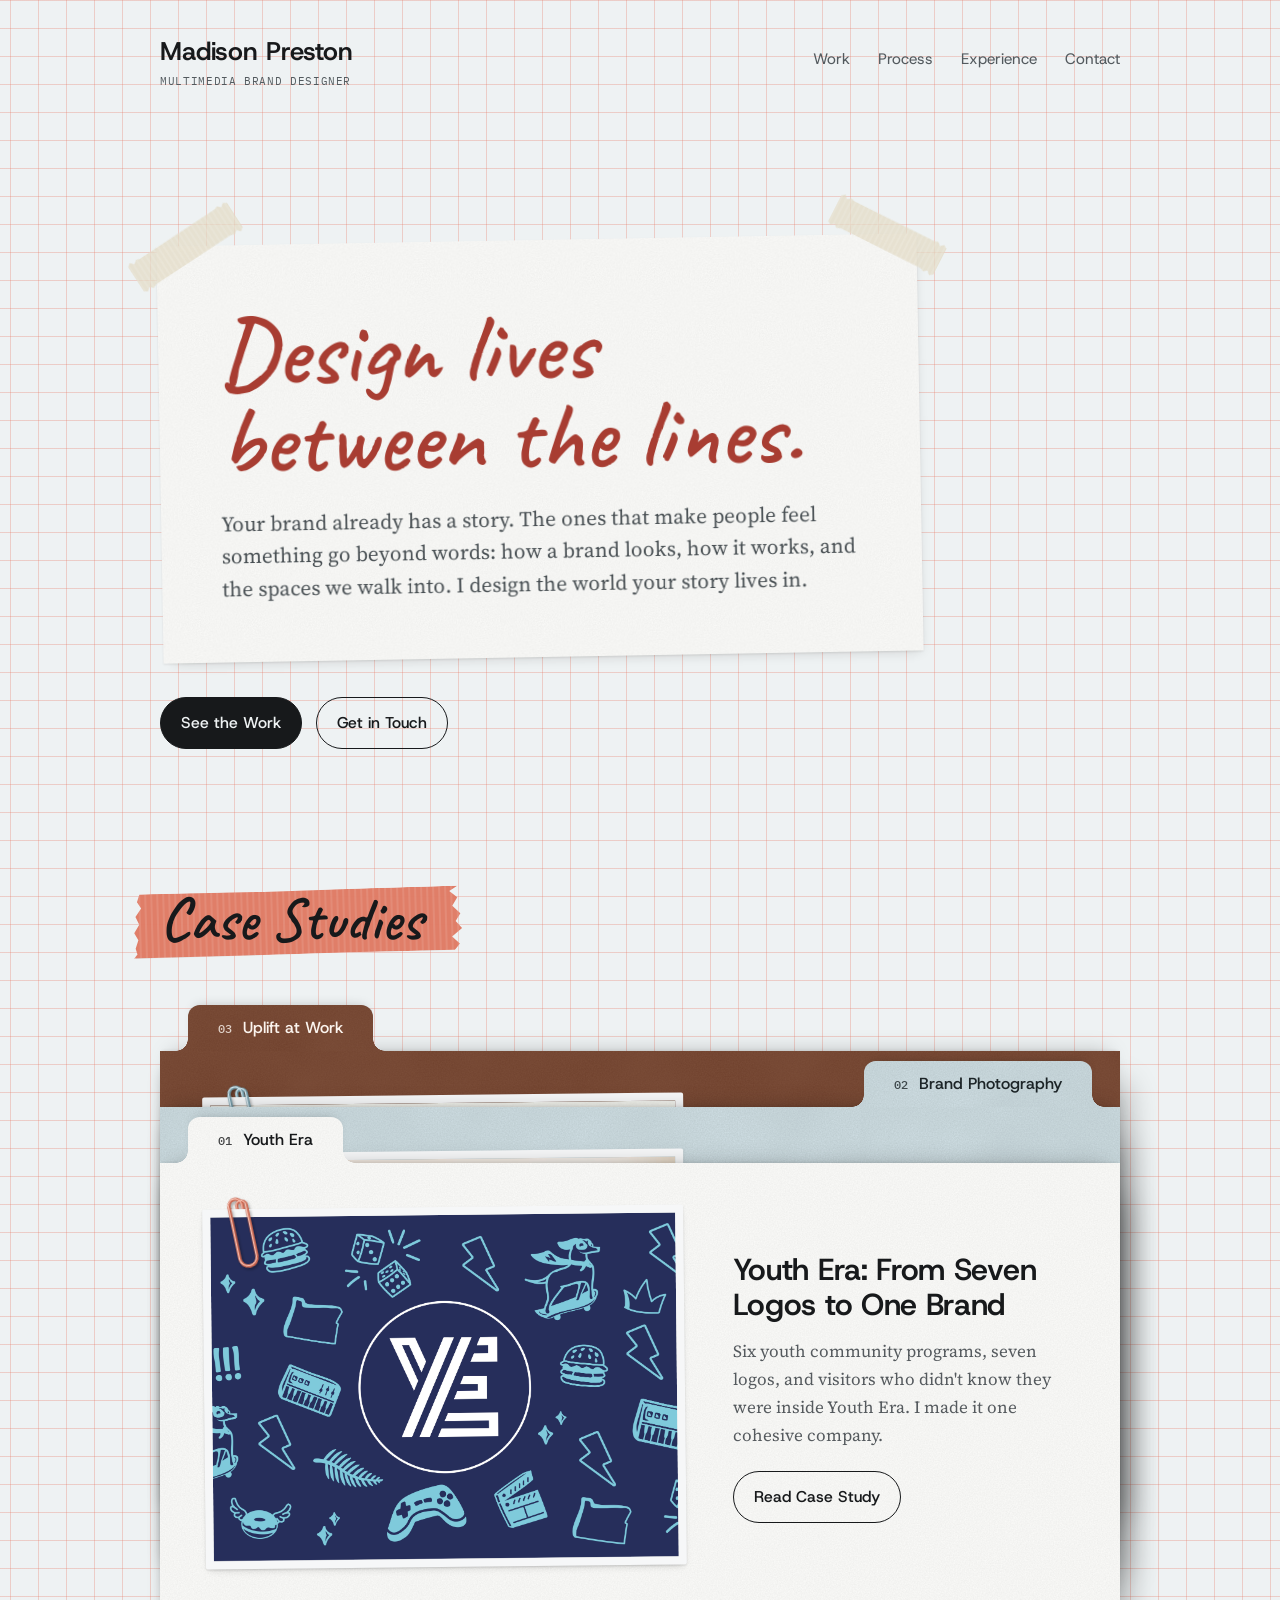
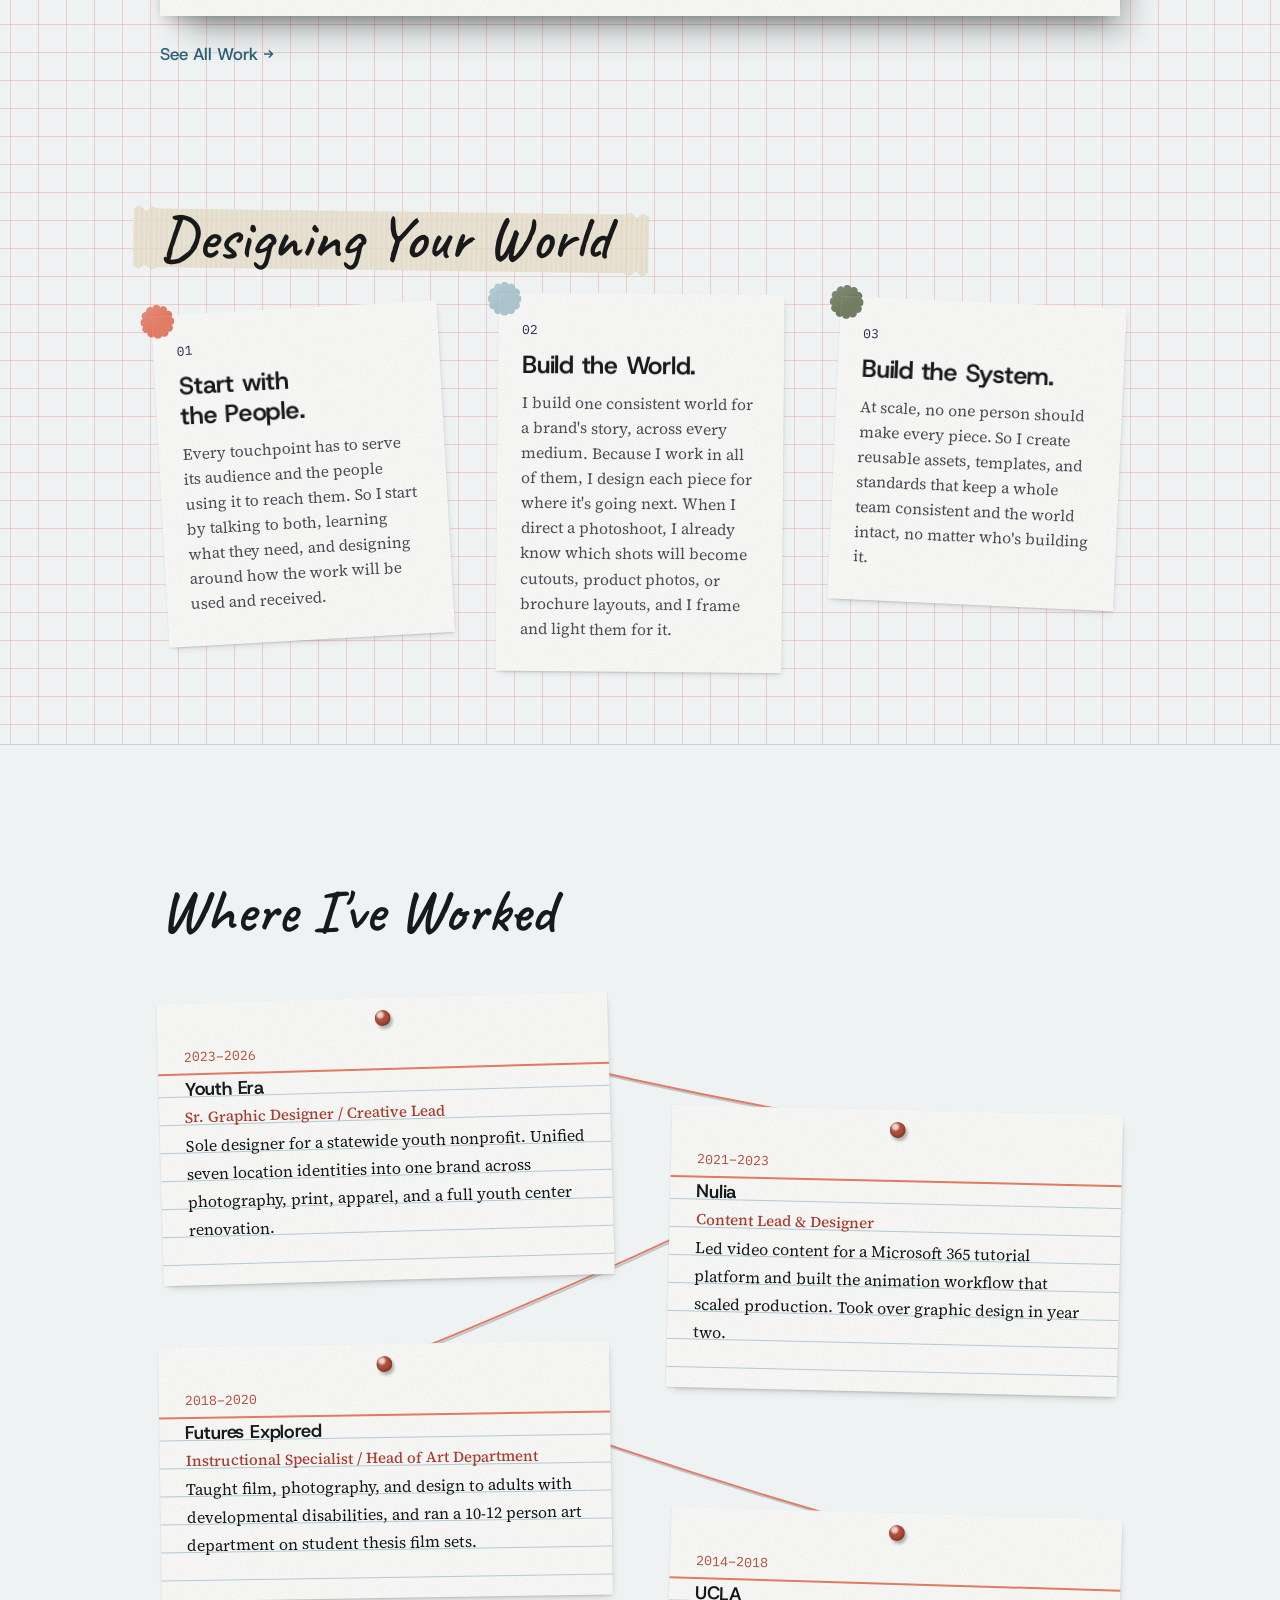
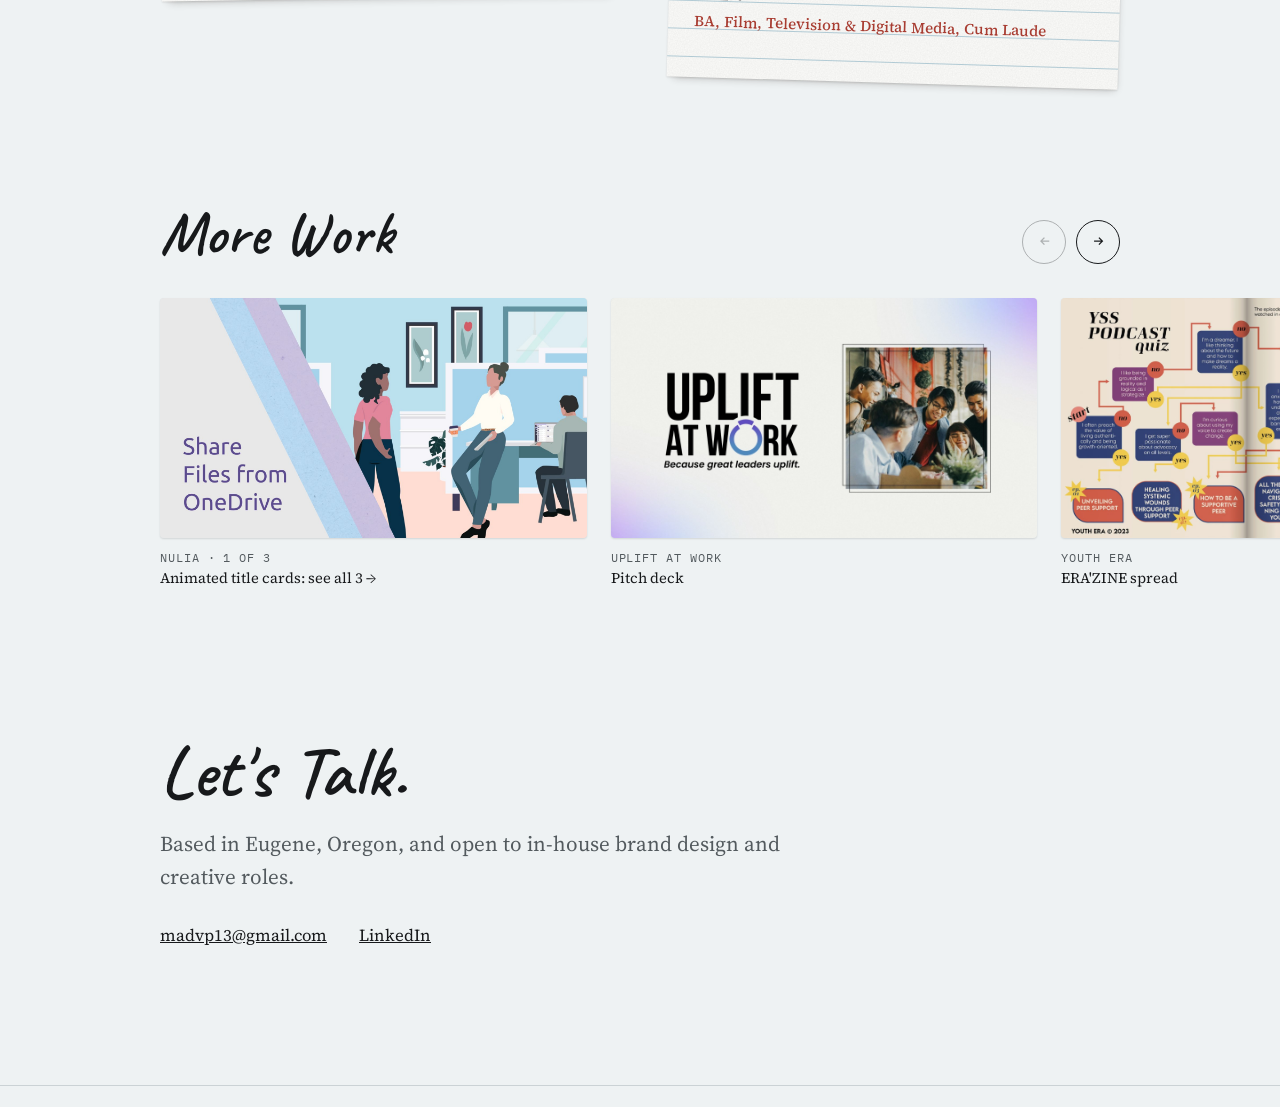
<file: index.html>
<!doctype html>
<html lang="en">
<head>
<meta charset="utf-8">
<meta name="viewport" content="width=device-width, initial-scale=1, viewport-fit=cover">
<title>Madison Preston</title>
<meta name="description" content="Madison Preston, Multimedia Brand Designer. Brand systems, photography, print, apparel, and spaces.">
<link rel="preconnect" href="https://fonts.googleapis.com">
<link rel="preconnect" href="https://fonts.gstatic.com" crossorigin>
<link rel="stylesheet" href="https://fonts.googleapis.com/css2?family=Host+Grotesk:wght@500;600&family=Source+Serif+4:opsz,wght@8..60,400;8..60,500;8..60,600&family=IBM+Plex+Mono:wght@400;500&family=Caveat:wght@600&display=swap">
<link rel="stylesheet" href="styles.css">
</head>
<body class="home">

<header class="site-header">
  <div class="wrap">
    <div class="brand">
      <a class="wordmark" href="index.html">Madison Preston</a>
      <span class="brand-sub">Multimedia Brand Designer</span>
    </div>
    <nav class="nav" aria-label="Main">
      <a href="work.html">Work</a>
      <a href="#process">Process</a>
      <a href="#experience">Experience</a>
      <a href="#contact">Contact</a>
    </nav>
  </div>
</header>

<main>
  <section class="hero">
    <div class="wrap">
      <div class="hero-paper">
        <span class="tape tape-l" aria-hidden="true"></span>
        <span class="tape tape-r" aria-hidden="true"></span>
        <h1>Design lives between the lines.</h1>
        <p class="lead">Your brand already has a story. The ones that make people feel something go beyond words: how a brand looks, how it works, and the spaces we walk into. I design the world your story lives in.</p>
      </div>
      <div class="hero-actions">
        <a class="btn btn-solid" href="#work">See the Work</a>
        <a class="btn btn-ghost" href="#contact">Get in Touch</a>
      </div>
    </div>
  </section>

  <section class="section" id="work" aria-labelledby="work-title">
    <div class="wrap">
      <div class="section-head">
        <h2 id="work-title">Case Studies</h2>
      </div>
      <div class="folder-stack">
        <div class="folder scard scard-3 is-dark" data-href="uplift-at-work.html">
          <button class="stab ftab-3" type="button"><span class="tab-num">03</span>Uplift at Work</button>
          <div class="pinned">
            <div class="shot">
              <div class="ph"><code>images/card-uplift.jpg</code><span>Redesigned landing page</span></div>
              <img src="images/card-uplift.jpg" alt="Uplift at Work landing page redesign">
            </div>
          </div>
          <div class="wpanel-text">
            <h3><a href="uplift-at-work.html">Uplift at Work: Web Redesign &amp; Pitch Deck</a></h3>
            <p>A dense landing page, rewritten and redesigned for clarity, plus the pitch deck that carried the same story into sales calls.</p>
            <a class="btn btn-panel" href="uplift-at-work.html">Read Case Study</a>
          </div>
        </div>
        <div class="folder scard scard-2 is-green" data-href="brand-photography.html">
          <button class="stab ftab-2" type="button"><span class="tab-num">02</span>Brand Photography</button>
          <div class="pinned">
            <div class="shot">
              <div class="ph"><code>images/photo-hero.jpg</code><span>Strongest brand photo from the shoot</span></div>
              <img src="images/photo-hero.jpg" alt="Youth Era brand photography">
            </div>
          </div>
          <div class="wpanel-text">
            <h3><a href="brand-photography.html">Brand Photography: Setting the Tone</a></h3>
            <p>One photoshoot gave Youth Era a personality, and changed every material that came after it.</p>
            <a class="btn btn-panel" href="brand-photography.html">Read Case Study</a>
          </div>
        </div>
        <div class="folder scard scard-1" data-href="youth-era.html">
          <button class="stab ftab-1" type="button"><span class="tab-num">01</span>Youth Era</button>
          <div class="pinned">
            <div class="shot">
              <div class="ph"><code>images/card-youth-era.jpg</code><span>Unified Youth Era logo or brand overview</span></div>
              <img src="images/card-youth-era.jpg" alt="The unified Youth Era brand">
            </div>
          </div>
          <div class="wpanel-text">
            <h3><a href="youth-era.html">Youth Era: From Seven Logos to One Brand</a></h3>
            <p>Six youth community programs, seven logos, and visitors who didn't know they were inside Youth Era. I made it one cohesive company.</p>
            <a class="btn btn-panel" href="youth-era.html">Read Case Study</a>
          </div>
        </div>
      </div>
      <a class="all-work" href="work.html">See All Work →</a>
    </div>
  </section>

  <section class="section" id="process" aria-labelledby="process-title">
    <div class="wrap">
      <div class="section-head">
        <h2 id="process-title">Designing Your World</h2>
      </div>
    </div>
    <div class="grid-band">
      <div class="wrap">
        <ol class="notes">
          <li class="note note-1">
            <span class="step-num">01</span>
            <h3>Start with the People.</h3>
            <p>Every touchpoint has to serve its audience and the people using it to reach them. So I start by talking to both, learning what they need, and designing around how the work will be used and received.</p>
          </li>
          <li class="note note-2">
            <span class="step-num">02</span>
            <h3>Build the World.</h3>
            <p>I build one consistent world for a brand's story, across every medium. Because I work in all of them, I design each piece for where it's going next. When I direct a photoshoot, I already know which shots will become cutouts, product photos, or brochure layouts, and I frame and light them for it.</p>
          </li>
          <li class="note note-3">
            <span class="step-num">03</span>
            <h3>Build the System.</h3>
            <p>At scale, no one person should make every piece. So I create reusable assets, templates, and standards that keep a whole team consistent and the world intact, no matter who's building it.</p>
          </li>
        </ol>
      </div>
    </div>
  </section>

  <section class="section" id="experience" aria-labelledby="exp-title">
    <div class="wrap">
      <div class="section-head">
        <h2 id="exp-title">Where I've Worked</h2>
      </div>
      <div class="jobs">
        <svg class="string" aria-hidden="true" focusable="false"><path class="string-shadow"/><path class="string-line"/></svg>
        <div class="job">
          <span class="tack" aria-hidden="true"></span>
          <span class="years">2023–2026</span>
          <div>
            <h3>Youth Era</h3>
            <p class="title">Sr. Graphic Designer / Creative Lead</p>
            <p>Sole designer for a statewide youth nonprofit. Unified seven location identities into one brand across photography, print, apparel, and a full youth center renovation.</p>
          </div>
        </div>
        <div class="job">
          <span class="tack" aria-hidden="true"></span>
          <span class="years">2021–2023</span>
          <div>
            <h3>Nulia</h3>
            <p class="title">Content Lead &amp; Designer</p>
            <p>Led video content for a Microsoft 365 tutorial platform and built the animation workflow that scaled production. Took over graphic design in year two.</p>
          </div>
        </div>
        <div class="job">
          <span class="tack" aria-hidden="true"></span>
          <span class="years">2018–2020</span>
          <div>
            <h3>Futures Explored</h3>
            <p class="title">Instructional Specialist / Head of Art Department</p>
            <p>Taught film, photography, and design to adults with developmental disabilities, and ran a 10-12 person art department on student thesis film sets.</p>
          </div>
        </div>
        <div class="job">
          <span class="tack" aria-hidden="true"></span>
          <span class="years">2014–2018</span>
          <div>
            <h3>UCLA</h3>
            <p class="title">BA, Film, Television &amp; Digital Media, Cum Laude</p>
          </div>
        </div>
      </div>
    </div>
  </section>

  <section class="section" id="more-work" aria-labelledby="more-title">
    <div class="wrap">
      <div class="section-head more-head">
        <h2 id="more-title">More Work</h2>
        <div class="car-controls">
          <button type="button" class="car-btn car-prev" aria-label="Previous pieces">←</button>
          <button type="button" class="car-btn car-next" aria-label="More pieces">→</button>
        </div>
      </div>
    </div>
    <div class="carousel" tabindex="0" role="region" aria-label="More work, scrolls sideways">
      <ul class="car-track">
          <li class="slide">
            <a class="slide-link" href="work.html#nul-title">
              <div class="slide-img" style="--ratio: 16 / 9"><img src="images/nulia-01.jpg" alt="Illustrated title card for Nulia, titled Share Files from OneDrive, the first of three" loading="lazy"></div>
              <p class="slide-cap"><span class="slide-tag">Nulia · 1 of 3</span>Animated title cards: see all 3 →</p>
            </a>
          </li>
          <li class="slide">
            <a class="slide-link" href="uplift-at-work.html">
              <div class="slide-img" style="--ratio: 16 / 9"><img src="images/deck-01.jpg" alt="Slide from the Uplift at Work pitch deck" loading="lazy"></div>
              <p class="slide-cap"><span class="slide-tag">Uplift at Work</span>Pitch deck</p>
            </a>
          </li>
          <li class="slide">
            <a class="slide-link" href="erazine.html">
              <div class="slide-img" style="--ratio: 1805 / 1168"><img src="images/erazine/spread-1.jpg" alt="A two-page spread from ERA'ZINE, Youth Era's internal newsletter" loading="lazy"></div>
              <p class="slide-cap"><span class="slide-tag">Youth Era</span>ERA'ZINE spread</p>
            </a>
          </li>
          <li class="slide">
            <a class="slide-link" href="print-materials.html">
              <div class="slide-img" style="--ratio: 1100 / 1385"><img src="images/print-flyer.webp" alt="Youth Era drop-in center flyer" loading="lazy"></div>
              <p class="slide-cap"><span class="slide-tag">Youth Era</span>Drop-in center flyer</p>
            </a>
          </li>
          <li class="slide">
            <a class="slide-link" href="brand-photography.html">
              <div class="slide-img" style="--ratio: 2 / 3"><img src="images/apparel-01.jpg" alt="Youth Era apparel product photo" loading="lazy"></div>
              <p class="slide-cap"><span class="slide-tag">Youth Era</span>Apparel</p>
            </a>
          </li>
          <li class="slide">
            <a class="slide-link" href="brand-photography.html">
              <div class="slide-img" style="--ratio: 3 / 2"><img src="images/photo-04.jpg" alt="Youth Era brand photography" loading="lazy"></div>
              <p class="slide-cap"><span class="slide-tag">Youth Era</span>Brand photography</p>
            </a>
          </li>
          <li class="slide">
            <a class="slide-link" href="clackamas-renovation.html">
              <div class="slide-img" style="--ratio: 2400 / 1597"><img src="images/reno-after-1.jpg" alt="The renovated Youth Era Clackamas center" loading="lazy"></div>
              <p class="slide-cap"><span class="slide-tag">Youth Era</span>Clackamas center renovation</p>
            </a>
          </li>
          <li class="slide">
            <a class="slide-link" href="print-materials.html">
              <div class="slide-img" style="--ratio: 2400 / 1597"><img src="images/print-sticker-1.jpg" alt="Youth Era stickers" loading="lazy"></div>
              <p class="slide-cap"><span class="slide-tag">Youth Era</span>Stickers</p>
            </a>
          </li>
      </ul>
    </div>
  </section>

  <section class="contact" id="contact" aria-labelledby="contact-title">
    <div class="wrap">
      <h2 id="contact-title">Let's Talk.</h2>
      <p class="lead">Based in Eugene, Oregon, and open to in-house brand design and creative roles.</p>
      <div class="contact-links">
        <a href="mailto:madvp13@gmail.com">madvp13@gmail.com</a>
        <a href="https://www.linkedin.com/in/madison-preston-aa236ab3" target="_blank" rel="noopener">LinkedIn</a>
      </div>
    </div>
  </section>
</main>

<footer class="site-footer">
  <div class="wrap">
    <span>© <span id="year">2026</span> Madison Preston</span>
    <span>Eugene, Oregon</span>
  </div>
</footer>

<script src="site.js"></script>
</body>
</html>
</file>
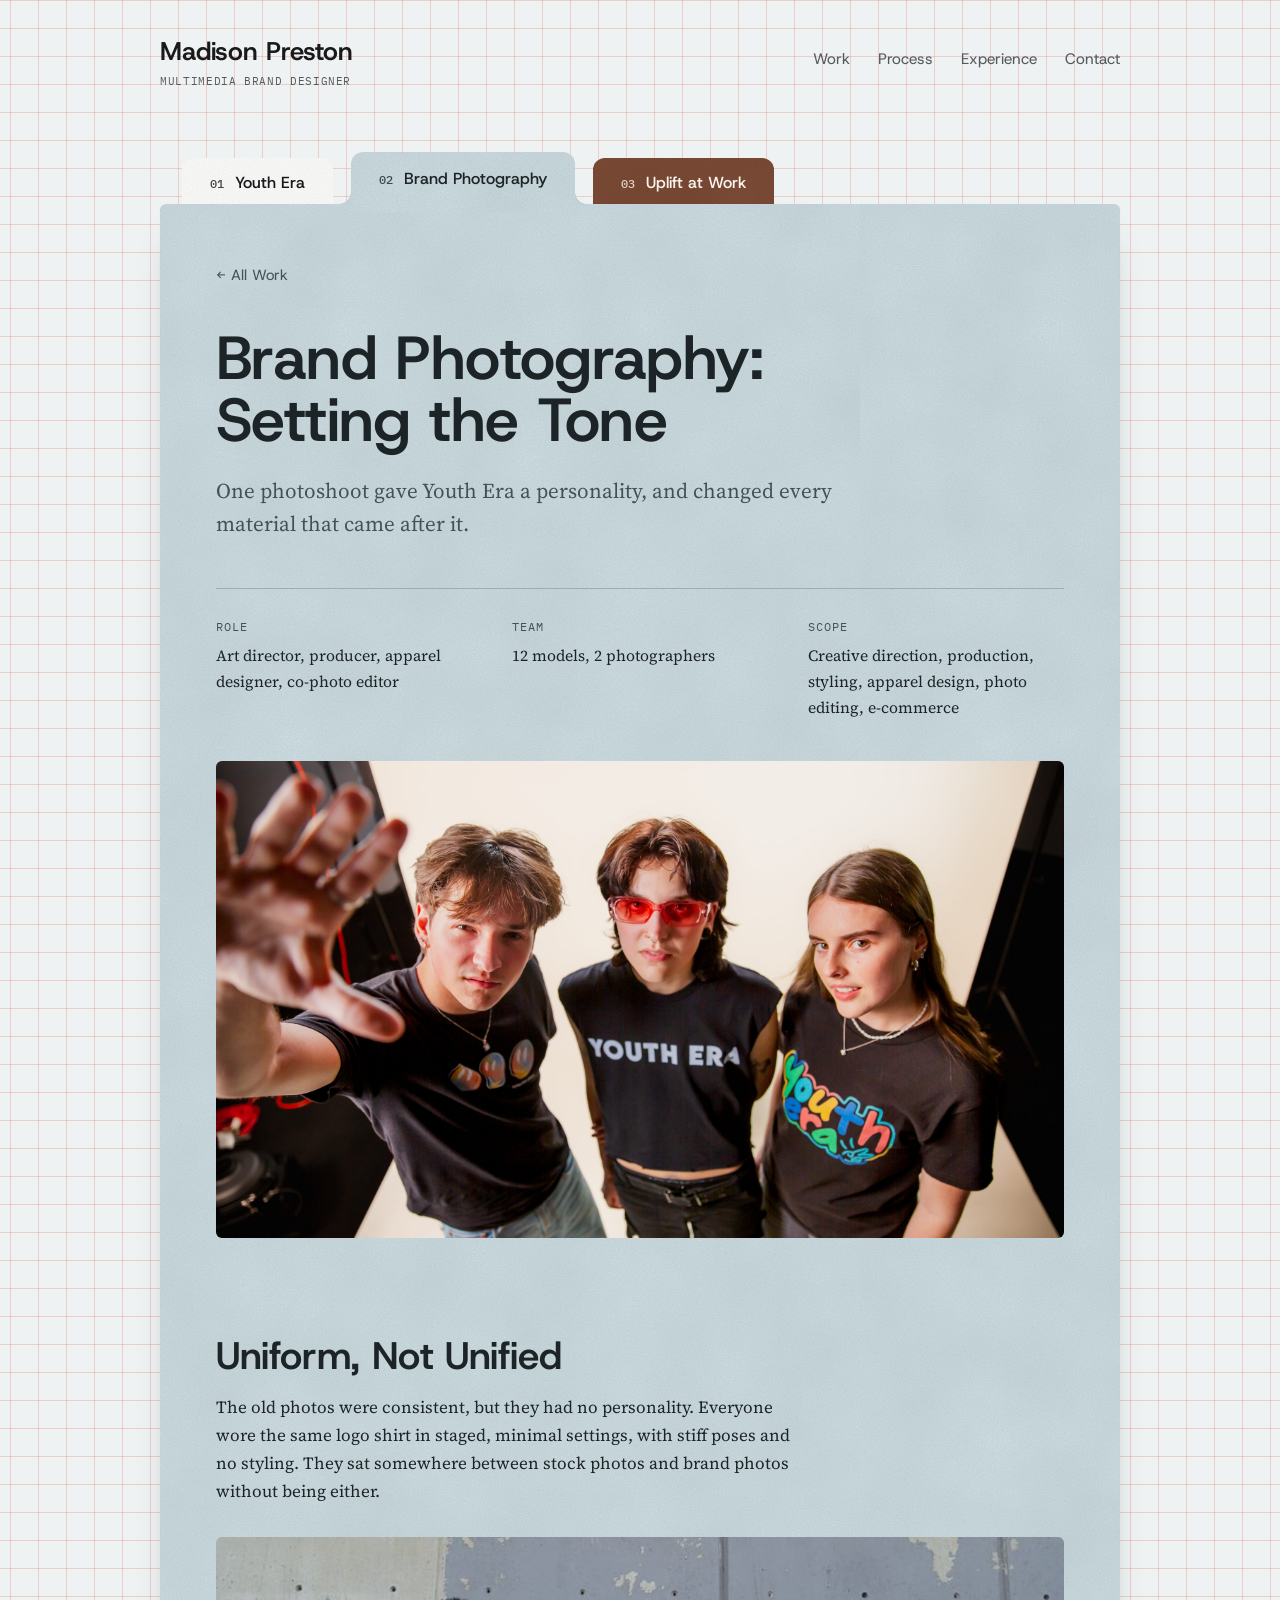
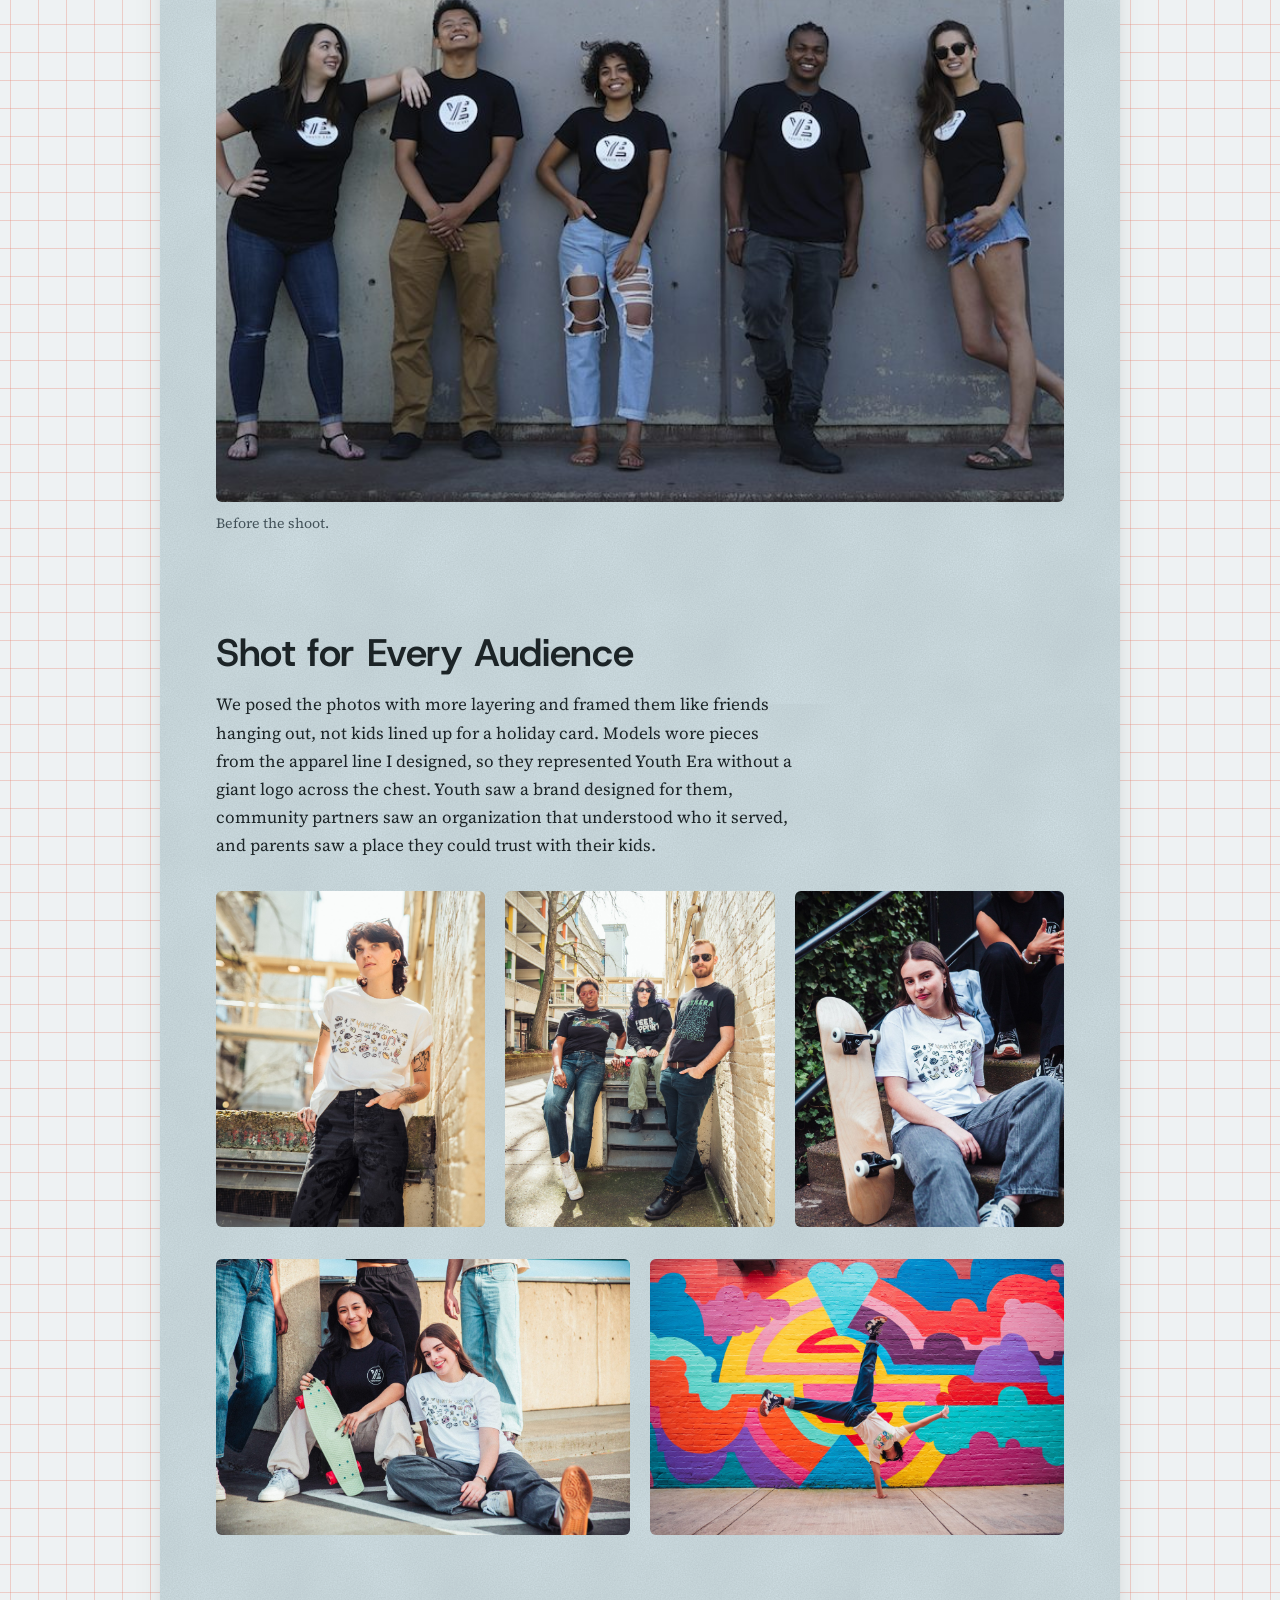
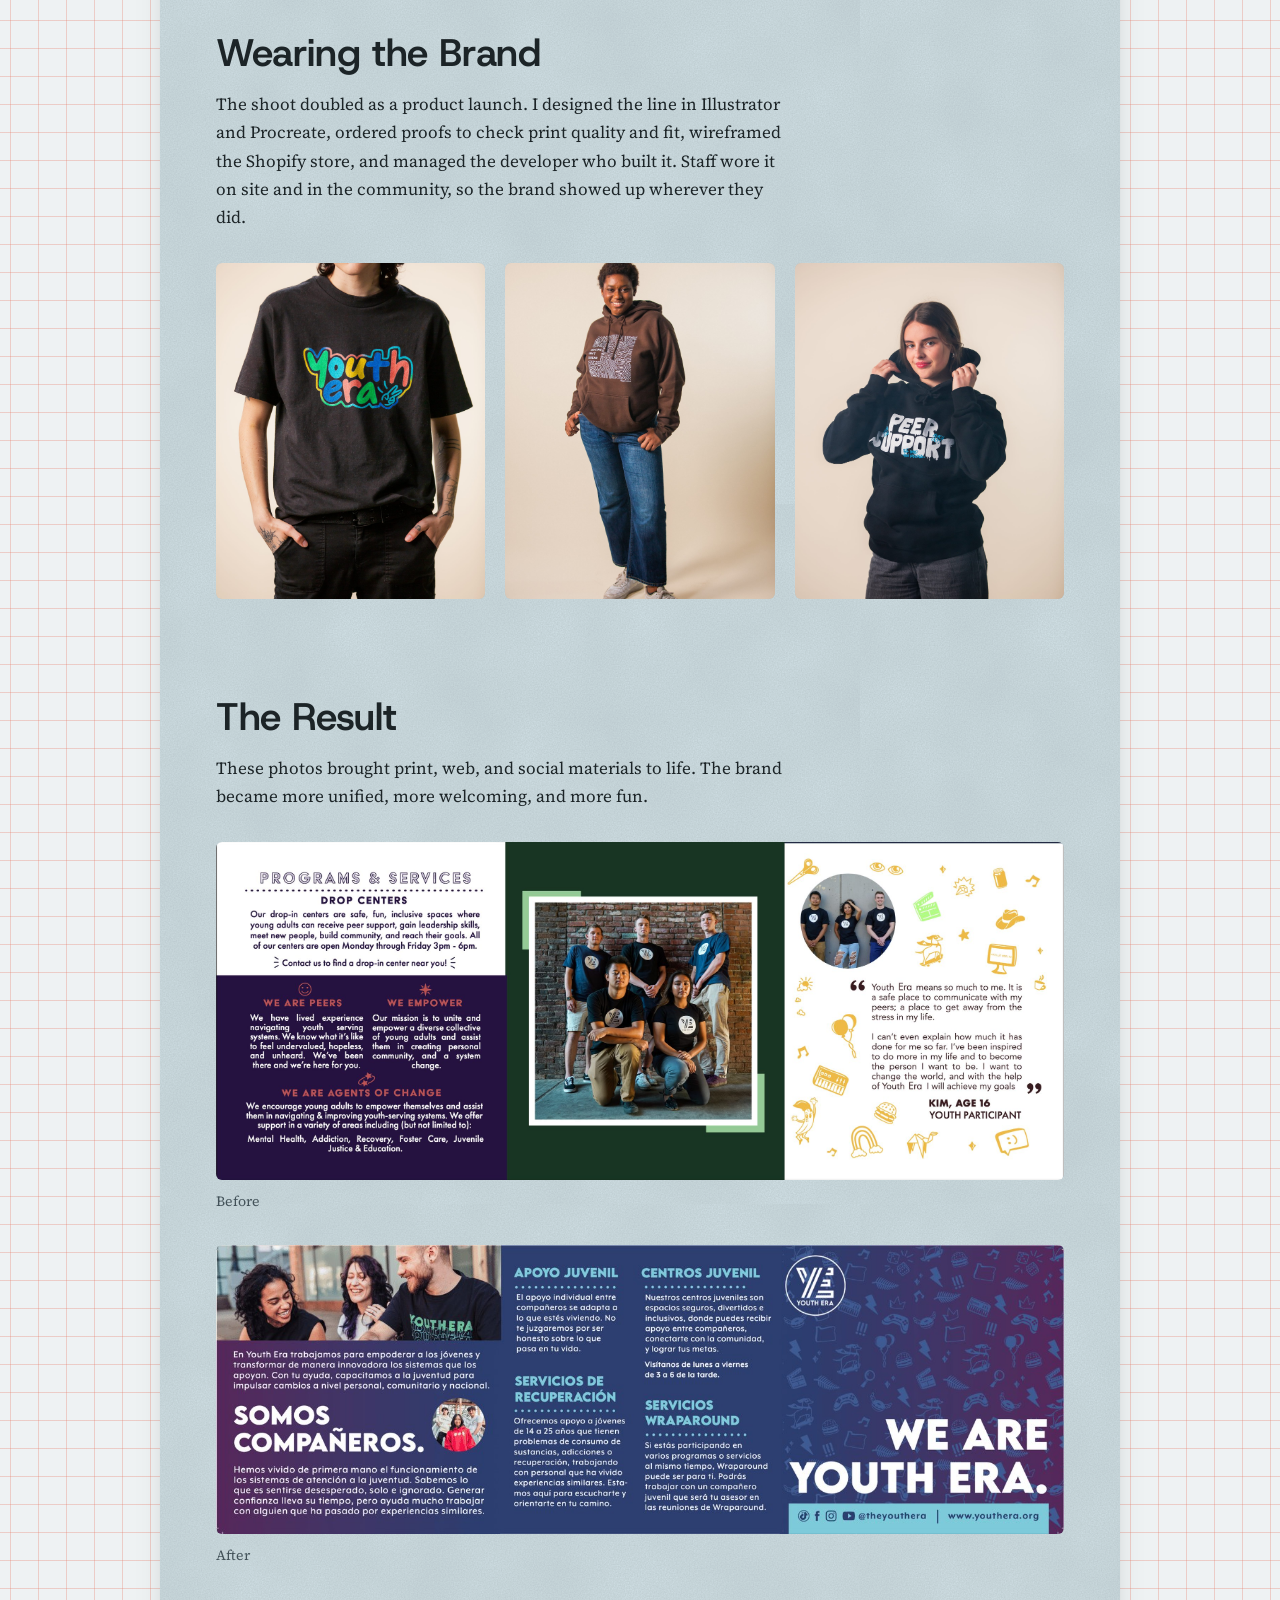
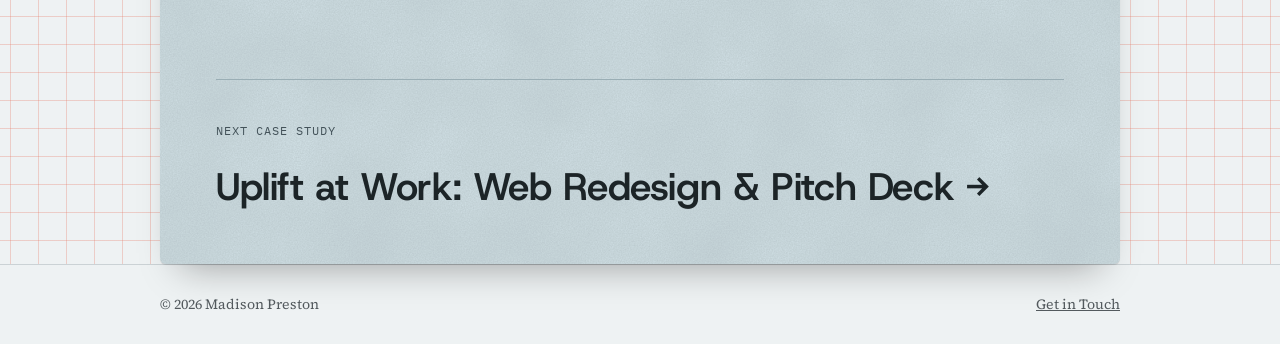
<file: brand-photography.html>
<!doctype html>
<html lang="en">
<head>
<meta charset="utf-8">
<meta name="viewport" content="width=device-width, initial-scale=1, viewport-fit=cover">
<title>Brand Photography · Madison Preston</title>
<link rel="preconnect" href="https://fonts.googleapis.com">
<link rel="preconnect" href="https://fonts.gstatic.com" crossorigin>
<link rel="stylesheet" href="https://fonts.googleapis.com/css2?family=Host+Grotesk:wght@500;600&family=Source+Serif+4:opsz,wght@8..60,400;8..60,500;8..60,600&family=IBM+Plex+Mono:wght@400;500&family=Caveat:wght@600&display=swap">
<link rel="stylesheet" href="styles.css">
</head>
<body class="case">

<header class="site-header">
  <div class="wrap">
    <div class="brand">
      <a class="wordmark" href="index.html">Madison Preston</a>
      <span class="brand-sub">Multimedia Brand Designer</span>
    </div>
    <nav class="nav" aria-label="Main">
      <a href="work.html">Work</a>
      <a href="index.html#process">Process</a>
      <a href="index.html#experience">Experience</a>
      <a href="index.html#contact">Contact</a>
    </nav>
  </div>
</header>

<main class="wrap">
  <nav class="tabs" aria-label="Case studies">
    <a class="tab tab-1" href="youth-era.html"><span class="tab-num">01</span><span class="tab-label">Youth Era</span></a>
    <a class="tab tab-2 is-active" href="brand-photography.html" aria-current="page"><span class="tab-num">02</span><span class="tab-label">Brand Photography</span></a>
    <a class="tab tab-3" href="uplift-at-work.html"><span class="tab-num">03</span><span class="tab-label">Uplift at Work</span></a>
  </nav>
  <div class="folder is-green">
  <section class="cs-hero">
    <a class="back" href="work.html">← All Work</a>
    <h1>Brand Photography: Setting the Tone</h1>
    <p class="lead">One photoshoot gave Youth Era a personality, and changed every material that came after it.</p>
    <dl class="meta">
      <div><dt>Role</dt><dd>Art director, producer, apparel designer, co-photo editor</dd></div>
      <div><dt>Team</dt><dd>12 models, 2 photographers</dd></div>
      <div><dt>Scope</dt><dd>Creative direction, production, styling, apparel design, photo editing, e-commerce</dd></div>
    </dl>
  </section>

  <figure class="shot" style="--ratio: 16 / 9">
    <div class="ph"><code>images/photo-hero.jpg</code><span>Your strongest wide group shot</span></div>
    <img src="images/photo-hero.jpg" alt="Youth Era brand photo of a group of young people together">
  </figure>

  <section class="cs-section">
    <div class="cs-text">
      <h2>Uniform, Not Unified</h2>
      <p>The old photos were consistent, but they had no personality. Everyone wore the same logo shirt in staged, minimal settings, with stiff poses and no styling. They sat somewhere between stock photos and brand photos without being either.</p>
    </div>
    <figure class="figure">
      <div class="shot" style="--ratio: 3 / 2"><div class="ph"><code>images/photo-before.jpg</code><span>An old brand photo (before)</span></div><img src="images/photo-before.jpg" alt="An earlier Youth Era photo with everyone in matching logo shirts"></div>
      <figcaption>Before the shoot.</figcaption>
    </figure>
  </section>

  <section class="cs-section">
    <div class="cs-text">
      <h2>Shot for Every Audience</h2>
      <p>We posed the photos with more layering and framed them like friends hanging out, not kids lined up for a holiday card. Models wore pieces from the apparel line I designed, so they represented Youth Era without a giant logo across the chest. Youth saw a brand designed for them, community partners saw an organization that understood who it served, and parents saw a place they could trust with their kids.</p>
    </div>
    <div class="grid-3">
      <div class="shot" style="--ratio: 4 / 5"><div class="ph"><code>images/photo-01.jpg</code></div><img src="images/photo-01.jpg" alt="Youth Era brand photo"></div>
      <div class="shot" style="--ratio: 4 / 5"><div class="ph"><code>images/photo-02.jpg</code></div><img src="images/photo-02.jpg" alt="Youth Era brand photo"></div>
      <div class="shot" style="--ratio: 4 / 5"><div class="ph"><code>images/photo-03.jpg</code></div><img src="images/photo-03.jpg" alt="Youth Era brand photo"></div>
    </div>
    <div class="grid-2">
      <div class="shot" style="--ratio: 3 / 2"><div class="ph"><code>images/photo-04.jpg</code></div><img src="images/photo-04.jpg" alt="Youth Era brand photo"></div>
      <div class="shot" style="--ratio: 3 / 2"><div class="ph"><code>images/photo-05.jpg</code></div><img src="images/photo-05.jpg" alt="Youth Era brand photo"></div>
    </div>
  </section>

  <section class="cs-section">
    <div class="cs-text">
      <h2>Wearing the Brand</h2>
      <p>The shoot doubled as a product launch. I designed the line in Illustrator and Procreate, ordered proofs to check print quality and fit, wireframed the Shopify store, and managed the developer who built it. Staff wore it on site and in the community, so the brand showed up wherever they did.</p>
    </div>
    <div class="grid-3">
      <div class="shot" style="--ratio: 4 / 5"><div class="ph"><code>images/apparel-01.jpg</code><span>Product photo</span></div><img src="images/apparel-01.jpg" alt="Youth Era apparel product photo"></div>
      <div class="shot" style="--ratio: 4 / 5"><div class="ph"><code>images/apparel-02.jpg</code><span>Product photo</span></div><img src="images/apparel-02.jpg" alt="Youth Era apparel product photo"></div>
      <div class="shot" style="--ratio: 4 / 5"><div class="ph"><code>images/apparel-03.jpg</code><span>Product photo</span></div><img src="images/apparel-03.jpg" alt="Youth Era apparel product photo"></div>
    </div>
  </section>

  <section class="cs-section">
    <div class="cs-text">
      <h2>The Result</h2>
      <p>These photos brought print, web, and social materials to life. The brand became more unified, more welcoming, and more fun.</p>
    </div>
    <div class="stack">
      <figure class="figure">
        <div class="shot zoomable" style="--ratio: 2400 / 955"><div class="ph"><code>images/brochure-before.jpg</code><span>Brochure before the shoot</span></div><img src="images/brochure-before.jpg" alt="Brochure from before the photoshoot"></div>
        <figcaption>Before</figcaption>
      </figure>
      <figure class="figure">
        <div class="shot zoomable" style="--ratio: 1366 / 465"><div class="ph"><code>images/brochure-after.jpg</code><span>Brochure after the shoot</span></div><img src="images/brochure-after.jpg" alt="Brochure built around the new photos"></div>
        <figcaption>After</figcaption>
      </figure>
    </div>
  </section>

  <nav class="next" aria-label="Next case study">
    <a href="uplift-at-work.html">
      <span class="eyebrow">Next Case Study</span>
      <h2>Uplift at Work: Web Redesign &amp; Pitch Deck →</h2>
    </a>
  </nav>
  </div>
</main>

<footer class="site-footer">
  <div class="wrap">
    <span>© <span id="year">2026</span> Madison Preston</span>
    <a href="index.html#contact">Get in Touch</a>
  </div>
</footer>

<script src="site.js"></script>
</body>
</html>
</file>
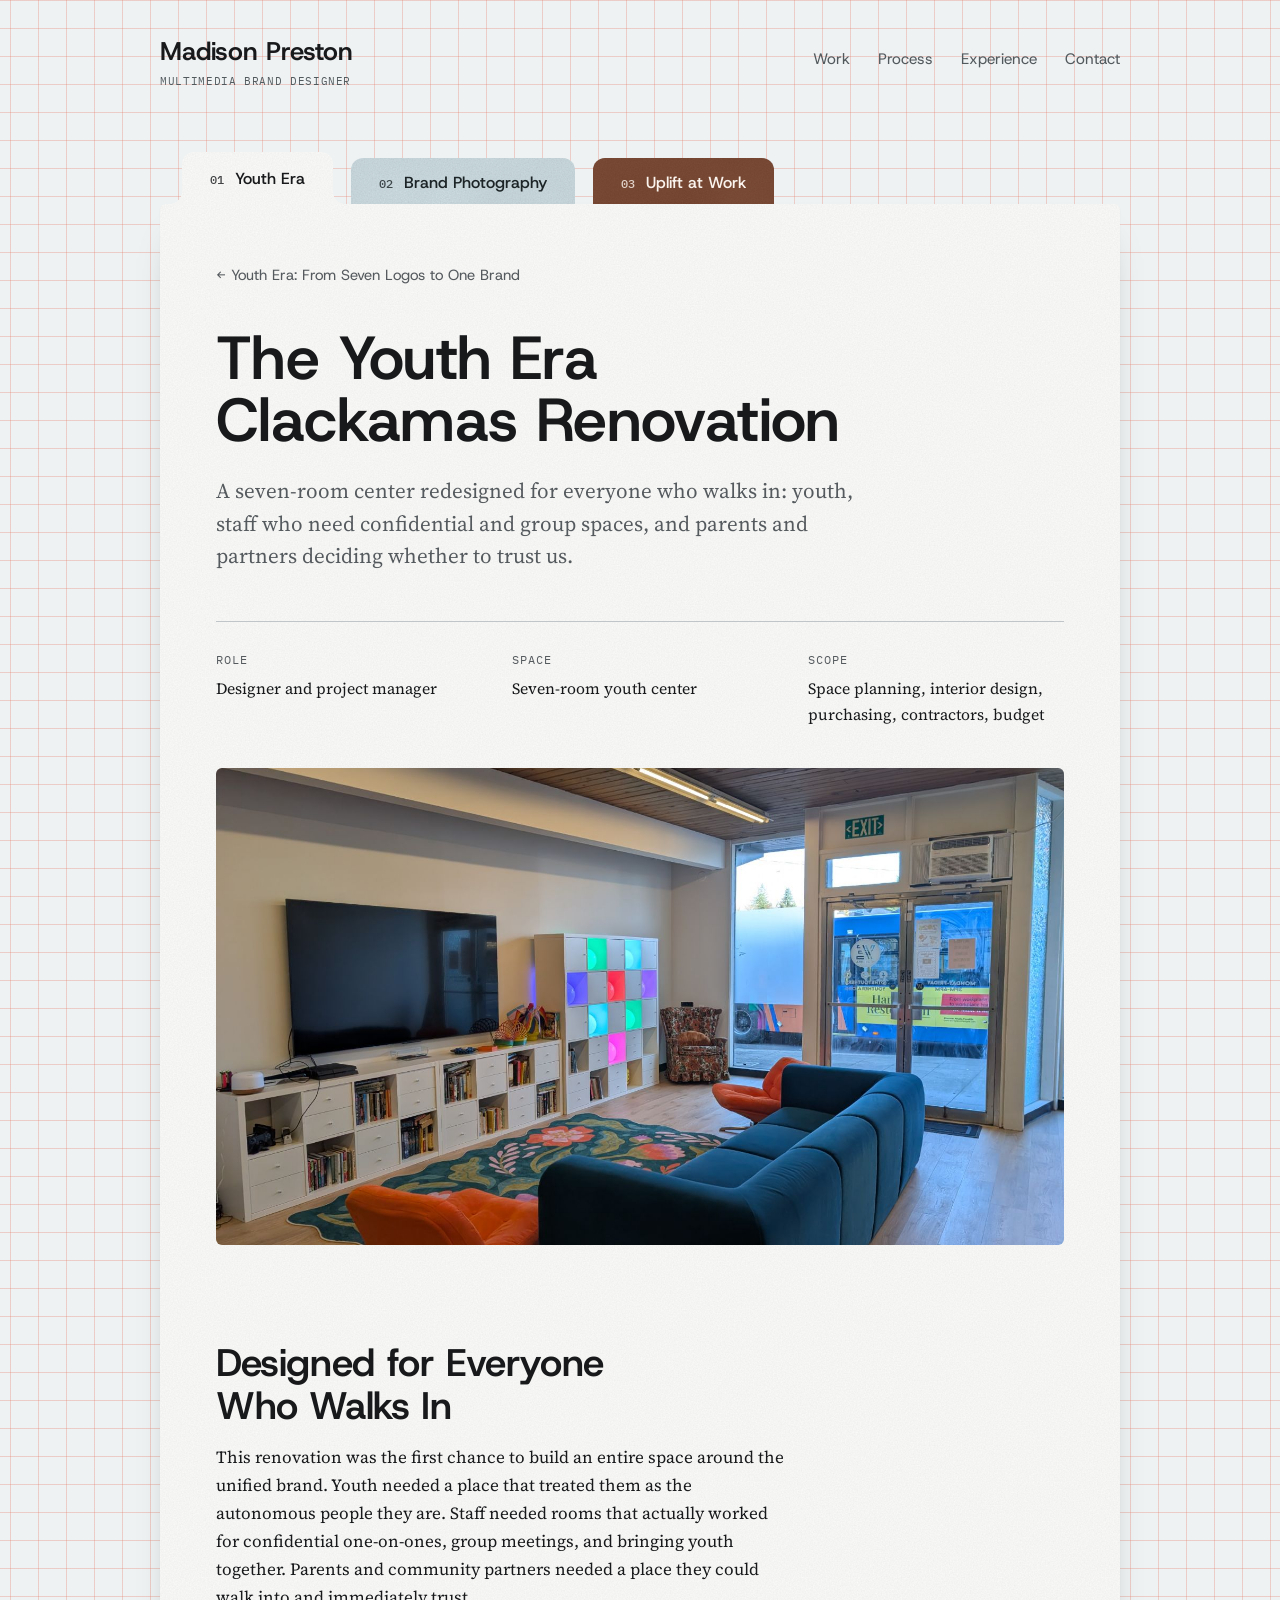
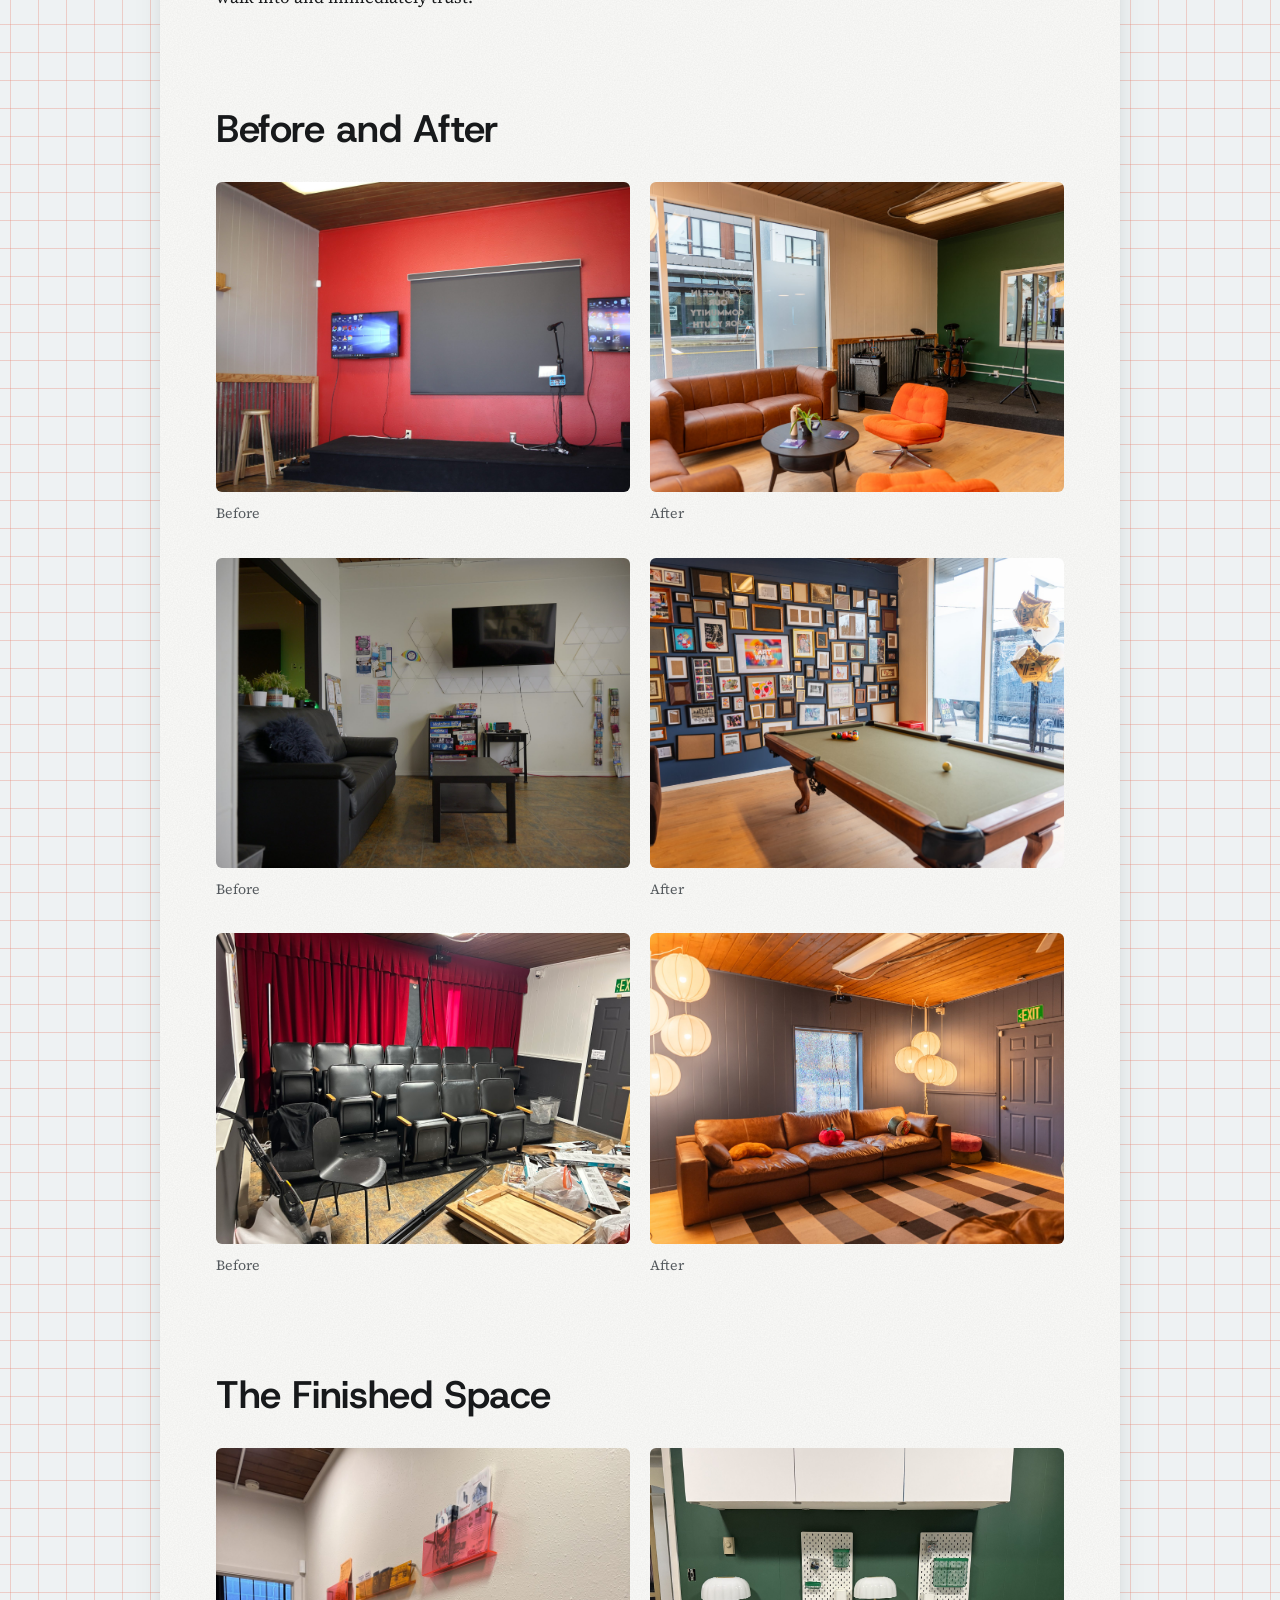
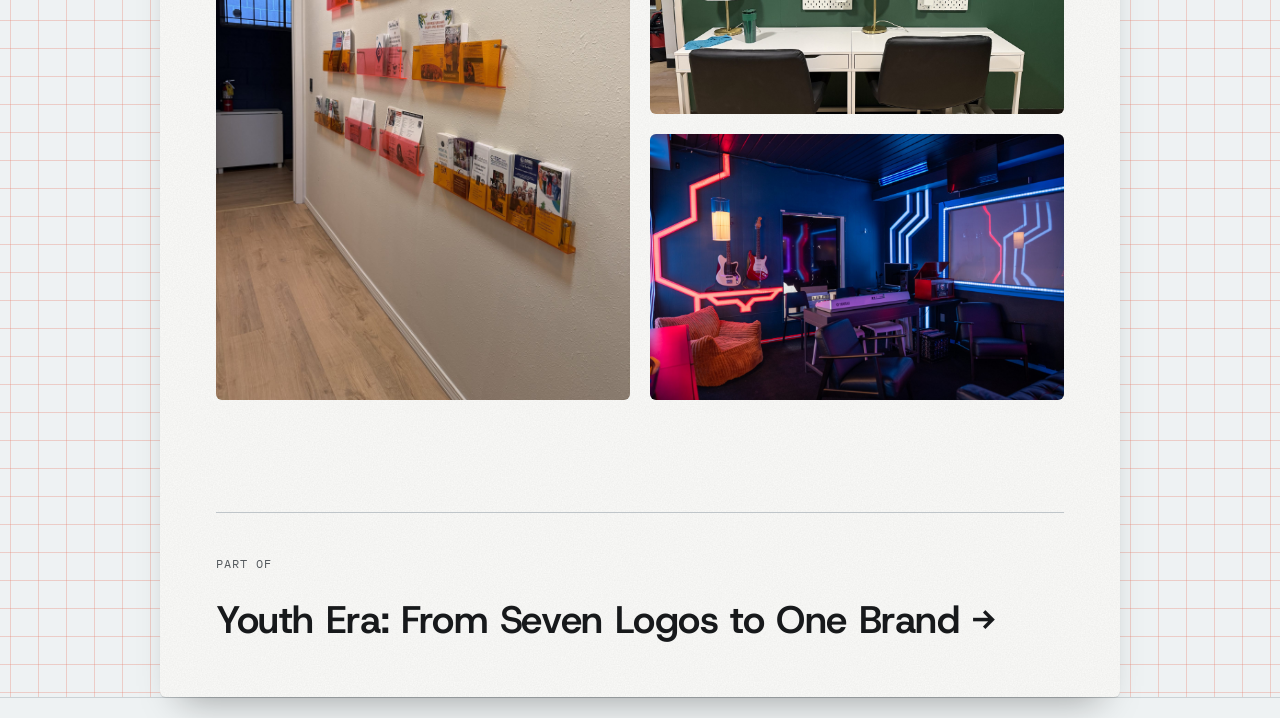
<file: clackamas-renovation.html>
<!doctype html>
<html lang="en">
<head>
<meta charset="utf-8">
<meta name="viewport" content="width=device-width, initial-scale=1, viewport-fit=cover">
<title>Clackamas Renovation · Madison Preston</title>
<link rel="preconnect" href="https://fonts.googleapis.com">
<link rel="preconnect" href="https://fonts.gstatic.com" crossorigin>
<link rel="stylesheet" href="https://fonts.googleapis.com/css2?family=Host+Grotesk:wght@500;600&family=Source+Serif+4:opsz,wght@8..60,400;8..60,500;8..60,600&family=IBM+Plex+Mono:wght@400;500&family=Caveat:wght@600&display=swap">
<link rel="stylesheet" href="styles.css">
</head>
<body class="case">

<header class="site-header">
  <div class="wrap">
    <div class="brand">
      <a class="wordmark" href="index.html">Madison Preston</a>
      <span class="brand-sub">Multimedia Brand Designer</span>
    </div>
    <nav class="nav" aria-label="Main">
      <a href="work.html">Work</a>
      <a href="index.html#process">Process</a>
      <a href="index.html#experience">Experience</a>
      <a href="index.html#contact">Contact</a>
    </nav>
  </div>
</header>

<main class="wrap">
  <nav class="tabs" aria-label="Case studies">
    <a class="tab tab-1 is-active" href="youth-era.html"><span class="tab-num">01</span><span class="tab-label">Youth Era</span></a>
    <a class="tab tab-2" href="brand-photography.html"><span class="tab-num">02</span><span class="tab-label">Brand Photography</span></a>
    <a class="tab tab-3" href="uplift-at-work.html"><span class="tab-num">03</span><span class="tab-label">Uplift at Work</span></a>
  </nav>
  <div class="folder">
  <section class="cs-hero">
    <a class="back" href="youth-era.html">← Youth Era: From Seven Logos to One Brand</a>
    <h1>The Youth Era Clackamas Renovation</h1>
    <p class="lead">A seven-room center redesigned for everyone who walks in: youth, staff who need confidential and group spaces, and parents and partners deciding whether to trust us.</p>
    <dl class="meta">
      <div><dt>Role</dt><dd>Designer and project manager</dd></div>
      <div><dt>Space</dt><dd>Seven-room youth center</dd></div>
      <div><dt>Scope</dt><dd>Space planning, interior design, purchasing, contractors, budget</dd></div>
    </dl>
  </section>

  <figure class="shot" style="--ratio: 16 / 9">
    <div class="ph"><code>images/reno-hero.jpg</code><span>Your best wide shot of the finished center</span></div>
    <img src="images/reno-hero.jpg" alt="The renovated Youth Era Clackamas center">
  </figure>

  <section class="cs-section">
    <div class="cs-text">
      <h2>Designed for Everyone Who Walks In</h2>
      <p>This renovation was the first chance to build an entire space around the unified brand. Youth needed a place that treated them as the autonomous people they are. Staff needed rooms that actually worked for confidential one-on-ones, group meetings, and bringing youth together. Parents and community partners needed a place they could walk into and immediately trust.</p>
    </div>
  </section>

  <section class="cs-section">
    <div class="cs-text">
      <h2>Before and After</h2>
    </div>
    <div class="grid-2">
      <figure class="figure"><div class="shot" style="--ratio: 4 / 3"><div class="ph"><code>images/reno-before-1.jpg</code><span>Room 1, before</span></div><img src="images/reno-before-1.jpg" alt="Room before the renovation"></div><figcaption>Before</figcaption></figure>
      <figure class="figure"><div class="shot" style="--ratio: 4 / 3"><div class="ph"><code>images/reno-after-1.jpg</code><span>Room 1, after (same angle if possible)</span></div><img src="images/reno-after-1.jpg" alt="Room after the renovation"></div><figcaption>After</figcaption></figure>
    </div>
    <div class="grid-2">
      <figure class="figure"><div class="shot" style="--ratio: 4 / 3"><div class="ph"><code>images/reno-before-2.jpg</code><span>Room 2, before</span></div><img src="images/reno-before-2.jpg" alt="Room before the renovation"></div><figcaption>Before</figcaption></figure>
      <figure class="figure"><div class="shot" style="--ratio: 4 / 3"><div class="ph"><code>images/reno-after-2.jpg</code><span>Room 2, after (same angle if possible)</span></div><img src="images/reno-after-2.jpg" alt="Room after the renovation"></div><figcaption>After</figcaption></figure>
    </div>
    <div class="grid-2">
      <figure class="figure"><div class="shot" style="--ratio: 4 / 3"><div class="ph"><code>images/reno-before-3.jpg</code><span>Room 3, before</span></div><img src="images/reno-before-3.jpg" alt="Room before the renovation"></div><figcaption>Before</figcaption></figure>
      <figure class="figure"><div class="shot" style="--ratio: 4 / 3"><div class="ph"><code>images/reno-after-3.jpg</code><span>Room 3, after (same angle if possible)</span></div><img src="images/reno-after-3.jpg" alt="Room after the renovation"></div><figcaption>After</figcaption></figure>
    </div>
  </section>

  <section class="cs-section">
    <div class="cs-text">
      <h2>The Finished Space</h2>
    </div>
    <div class="finished-grid">
      <div class="shot zoomable tall"><div class="ph"><code>images/reno-after-5.jpg</code></div><img src="images/reno-after-5.jpg" alt="The renovated center"></div>
      <div class="shot zoomable wide"><div class="ph"><code>images/reno-after-4.jpg</code></div><img src="images/reno-after-4.jpg" alt="The renovated center"></div>
      <div class="shot zoomable wide"><div class="ph"><code>images/reno-after-6.jpg</code></div><img src="images/reno-after-6.jpg" alt="The renovated center"></div>
    </div>
  </section>

  <nav class="next" aria-label="Back to case study">
    <a href="youth-era.html">
      <span class="eyebrow">Part of</span>
      <h2>Youth Era: From Seven Logos to One Brand →</h2>
    </a>
  </nav>
  </div>
</main>

<footer class="site-footer">
  <div class="wrap">
    <span>© <span id="year">2026</span> Madison Preston</span>
    <a href="index.html#contact">Get in Touch</a>
  </div>
</footer>

<script src="site.js"></script>
</body>
</html>
</file>
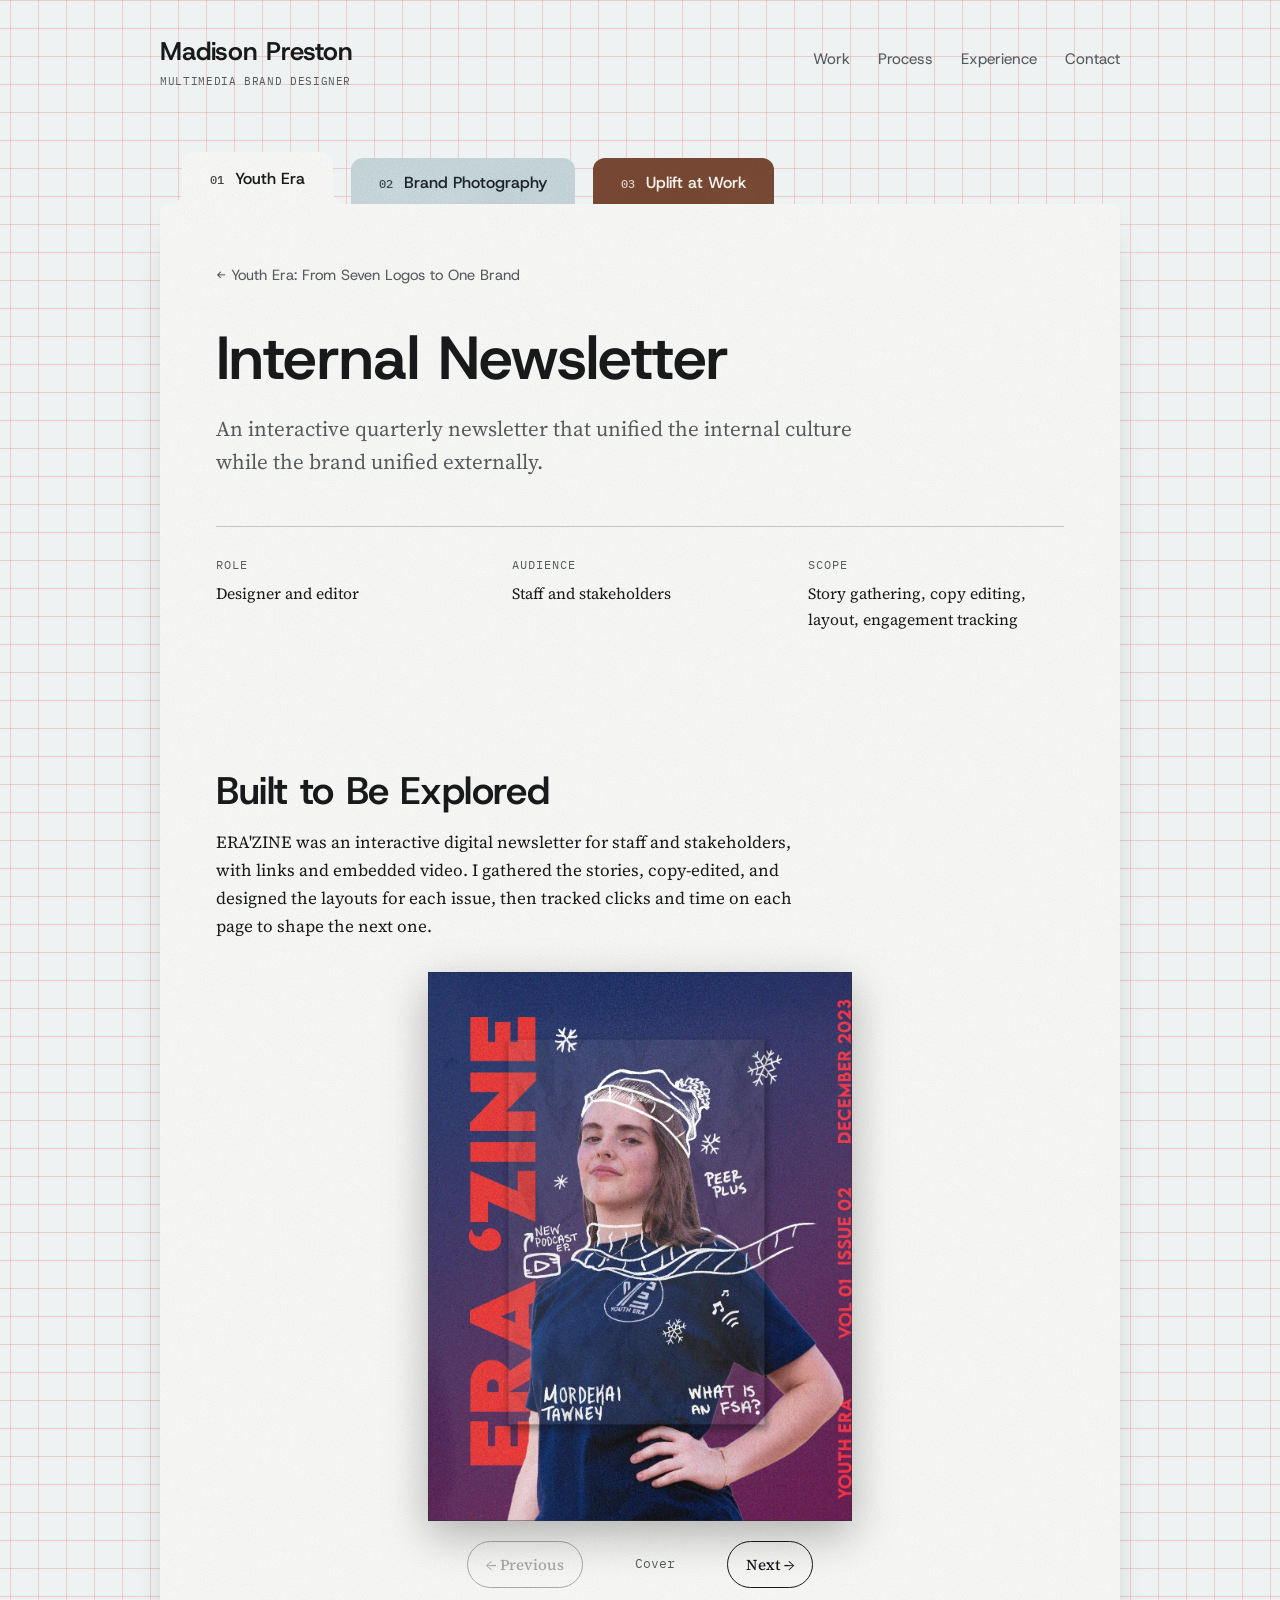
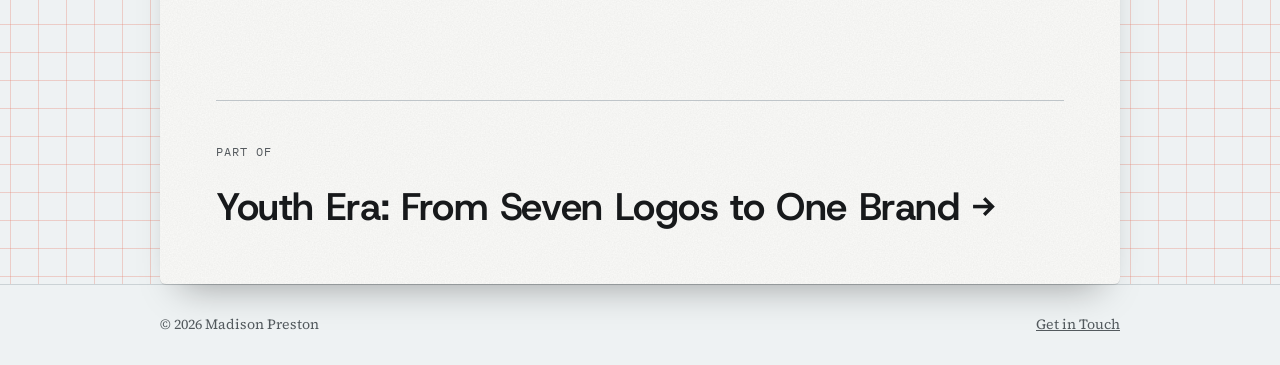
<file: erazine.html>
<!doctype html>
<html lang="en">
<head>
<meta charset="utf-8">
<meta name="viewport" content="width=device-width, initial-scale=1, viewport-fit=cover">
<title>Internal Newsletter · Madison Preston</title>
<link rel="preconnect" href="https://fonts.googleapis.com">
<link rel="preconnect" href="https://fonts.gstatic.com" crossorigin>
<link rel="stylesheet" href="https://fonts.googleapis.com/css2?family=Host+Grotesk:wght@500;600&family=Source+Serif+4:opsz,wght@8..60,400;8..60,500;8..60,600&family=IBM+Plex+Mono:wght@400;500&family=Caveat:wght@600&display=swap">
<link rel="stylesheet" href="styles.css">
</head>
<body class="case">

<header class="site-header">
  <div class="wrap">
    <div class="brand">
      <a class="wordmark" href="index.html">Madison Preston</a>
      <span class="brand-sub">Multimedia Brand Designer</span>
    </div>
    <nav class="nav" aria-label="Main">
      <a href="work.html">Work</a>
      <a href="index.html#process">Process</a>
      <a href="index.html#experience">Experience</a>
      <a href="index.html#contact">Contact</a>
    </nav>
  </div>
</header>

<main class="wrap">
  <nav class="tabs" aria-label="Case studies">
    <a class="tab tab-1 is-active" href="youth-era.html"><span class="tab-num">01</span><span class="tab-label">Youth Era</span></a>
    <a class="tab tab-2" href="brand-photography.html"><span class="tab-num">02</span><span class="tab-label">Brand Photography</span></a>
    <a class="tab tab-3" href="uplift-at-work.html"><span class="tab-num">03</span><span class="tab-label">Uplift at Work</span></a>
  </nav>
  <div class="folder">
  <section class="cs-hero">
    <a class="back" href="youth-era.html">← Youth Era: From Seven Logos to One Brand</a>
    <h1>Internal Newsletter</h1>
    <p class="lead">An interactive quarterly newsletter that unified the internal culture while the brand unified externally.</p>
    <dl class="meta">
      <div><dt>Role</dt><dd>Designer and editor</dd></div>
      <div><dt>Audience</dt><dd>Staff and stakeholders</dd></div>
      <div><dt>Scope</dt><dd>Story gathering, copy editing, layout, engagement tracking</dd></div>
    </dl>
  </section>

  <section class="cs-section">
    <div class="cs-text">
      <h2>Built to Be Explored</h2>
      <p>ERA'ZINE was an interactive digital newsletter for staff and stakeholders, with links and embedded video. I gathered the stories, copy-edited, and designed the layouts for each issue, then tracked clicks and time on each page to shape the next one.</p>
    </div>
    <div class="flipbook" data-dir="images/erazine/" data-files="cover.jpg|spread-1.jpg|spread-2.jpg" aria-label="ERA'ZINE issue viewer">
      <div class="fb-stage">
        <div class="fb-book">
          <div class="fb-half fb-left"></div>
          <div class="fb-half fb-right"></div>
          <div class="fb-leaf" hidden><div class="fb-face fb-front"></div><div class="fb-face fb-back"></div></div>
        </div>
        <div class="ph" hidden><code class="fb-file">images/erazine/cover.jpg</code><span class="fb-hint">Cover</span></div>
      </div>
      <div class="fb-controls">
        <button type="button" class="fb-btn fb-prev" id="fb-prev" aria-label="Previous page">← Previous</button>
        <span class="fb-count" aria-live="polite">Cover</span>
        <button type="button" class="fb-btn fb-next" id="fb-next" aria-label="Next page">Next →</button>
      </div>
    </div>
  </section>

  <nav class="next" aria-label="Back to case study">
    <a href="youth-era.html">
      <span class="eyebrow">Part of</span>
      <h2>Youth Era: From Seven Logos to One Brand →</h2>
    </a>
  </nav>
  </div>
</main>

<footer class="site-footer">
  <div class="wrap">
    <span>© <span id="year">2026</span> Madison Preston</span>
    <a href="index.html#contact">Get in Touch</a>
  </div>
</footer>

<script src="site.js"></script>
</body>
</html>
</file>
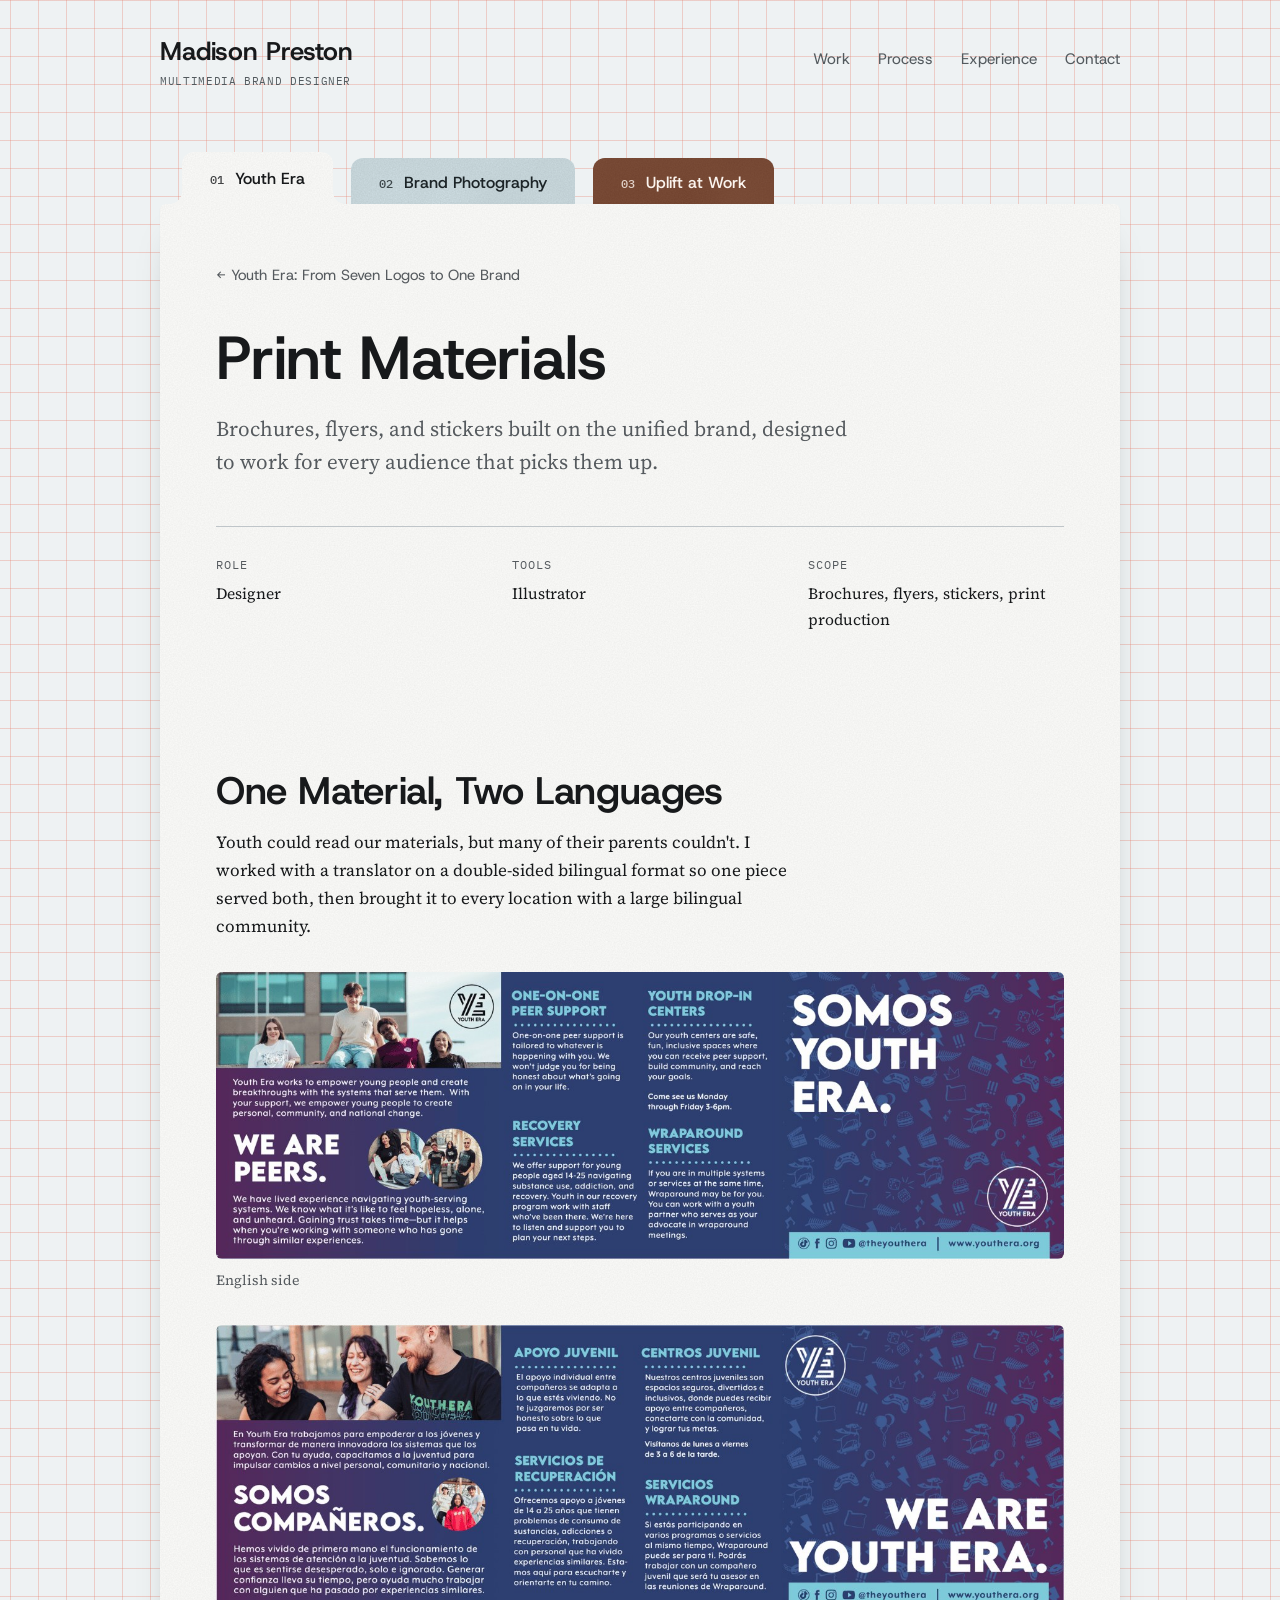
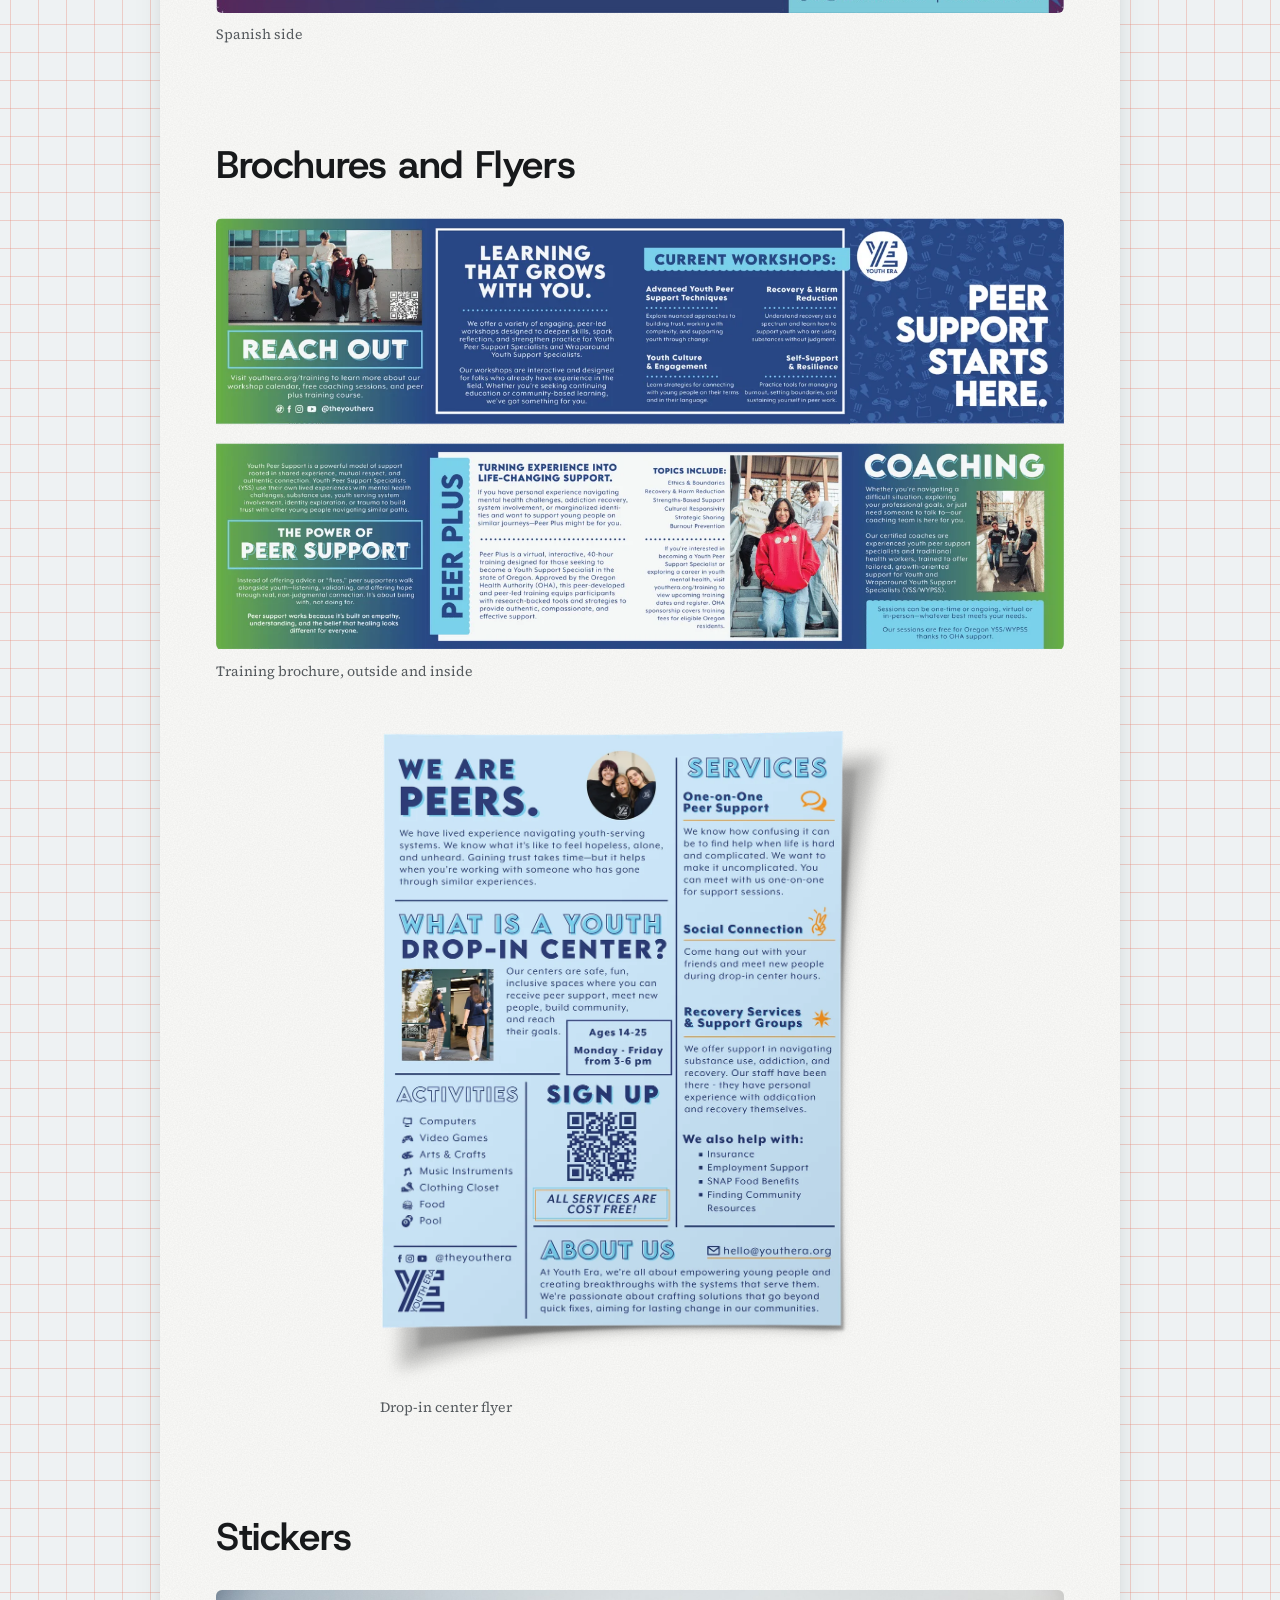
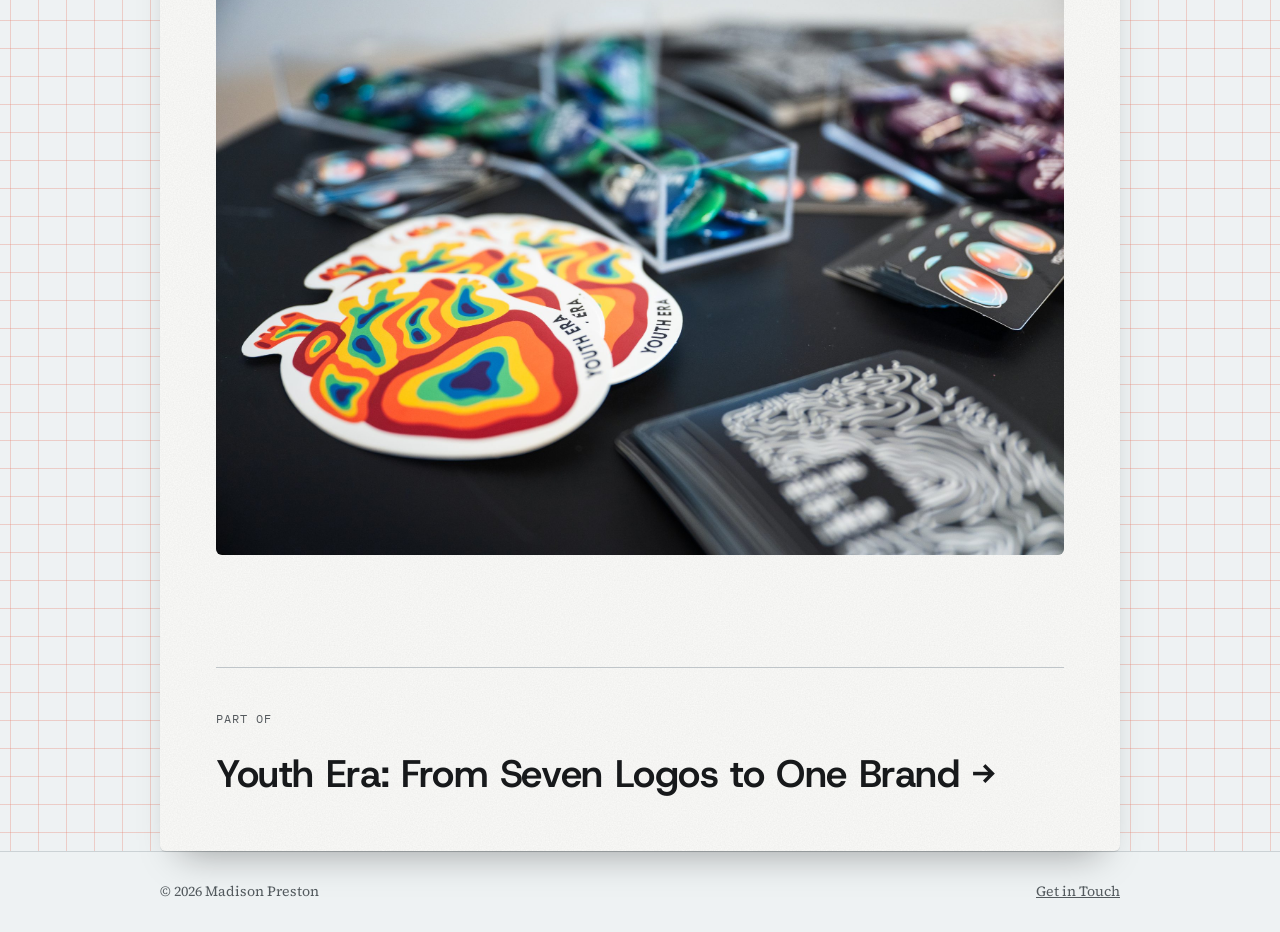
<file: print-materials.html>
<!doctype html>
<html lang="en">
<head>
<meta charset="utf-8">
<meta name="viewport" content="width=device-width, initial-scale=1, viewport-fit=cover">
<title>Print Materials · Madison Preston</title>
<link rel="preconnect" href="https://fonts.googleapis.com">
<link rel="preconnect" href="https://fonts.gstatic.com" crossorigin>
<link rel="stylesheet" href="https://fonts.googleapis.com/css2?family=Host+Grotesk:wght@500;600&family=Source+Serif+4:opsz,wght@8..60,400;8..60,500;8..60,600&family=IBM+Plex+Mono:wght@400;500&family=Caveat:wght@600&display=swap">
<link rel="stylesheet" href="styles.css">
</head>
<body class="case">

<header class="site-header">
  <div class="wrap">
    <div class="brand">
      <a class="wordmark" href="index.html">Madison Preston</a>
      <span class="brand-sub">Multimedia Brand Designer</span>
    </div>
    <nav class="nav" aria-label="Main">
      <a href="work.html">Work</a>
      <a href="index.html#process">Process</a>
      <a href="index.html#experience">Experience</a>
      <a href="index.html#contact">Contact</a>
    </nav>
  </div>
</header>

<main class="wrap">
  <nav class="tabs" aria-label="Case studies">
    <a class="tab tab-1 is-active" href="youth-era.html"><span class="tab-num">01</span><span class="tab-label">Youth Era</span></a>
    <a class="tab tab-2" href="brand-photography.html"><span class="tab-num">02</span><span class="tab-label">Brand Photography</span></a>
    <a class="tab tab-3" href="uplift-at-work.html"><span class="tab-num">03</span><span class="tab-label">Uplift at Work</span></a>
  </nav>
  <div class="folder">
  <section class="cs-hero">
    <a class="back" href="youth-era.html">← Youth Era: From Seven Logos to One Brand</a>
    <h1>Print Materials</h1>
    <p class="lead">Brochures, flyers, and stickers built on the unified brand, designed to work for every audience that picks them up.</p>
    <dl class="meta">
      <div><dt>Role</dt><dd>Designer</dd></div>
      <div><dt>Tools</dt><dd>Illustrator</dd></div>
      <div><dt>Scope</dt><dd>Brochures, flyers, stickers, print production</dd></div>
    </dl>
  </section>

  <section class="cs-section">
    <div class="cs-text">
      <h2>One Material, Two Languages</h2>
      <p>Youth could read our materials, but many of their parents couldn't. I worked with a translator on a double-sided bilingual format so one piece served both, then brought it to every location with a large bilingual community.</p>
    </div>
    <div class="brochure-pair">
    <figure class="figure"><div class="shot zoomable brochure" style="--ratio: 1366 / 463" data-full="images/print-bilingual-front.jpg"><div class="ph"><code>images/print-bilingual-front.jpg</code><span>Bilingual brochure, English side</span></div><picture><source media="(max-width: 560px)" srcset="images/bilingual-brochure-cover-english.jpg"><img src="images/print-bilingual-front.jpg" alt="Bilingual trifold brochure, English side, with sections on peer support, recovery services, youth drop-in centers, and wraparound services"></picture></div><figcaption>English side <span class="zoom-hint">· Tap to enlarge</span></figcaption></figure>
    <figure class="figure"><div class="shot zoomable brochure" style="--ratio: 1366 / 465" data-full="images/print-bilingual-back.jpg"><div class="ph"><code>images/print-bilingual-back.jpg</code><span>Bilingual brochure, Spanish side</span></div><picture><source media="(max-width: 560px)" srcset="images/bilingual-brochure-cover-spanish.jpg"><img src="images/print-bilingual-back.jpg" alt="The same trifold brochure, Spanish side"></picture></div><figcaption>Spanish side <span class="zoom-hint">· Tap to enlarge</span></figcaption></figure>
    </div>
  </section>

  <section class="cs-section">
    <div class="cs-text">
      <h2>Brochures and Flyers</h2>
    </div>
    <div class="print-set">
      <figure class="figure"><div class="shot zoomable brochure clear" style="--ratio: 1366 / 697" data-full="images/print-brochure.webp"><div class="ph"><code>images/print-brochure.webp</code><span>Training brochure</span></div><picture><source media="(max-width: 560px)" srcset="images/peer-support-brochure-cover.webp"><img src="images/print-brochure.webp" alt="Peer support training trifold brochure, outside and inside, with the cover reading Peer Support Starts Here and panels on workshops, coaching, and the Peer Plus course"></picture></div><figcaption>Training brochure, outside and inside <span class="zoom-hint">· Tap to enlarge</span></figcaption></figure>
      <figure class="figure print-flyer"><div class="shot zoomable clear" style="--ratio: 1100 / 1385"><div class="ph"><code>images/print-flyer.webp</code><span>Flyer</span></div><img src="images/print-flyer.webp" alt="Youth drop-in center flyer titled We Are Peers, listing services, activities, hours, and a sign-up QR code"></div><figcaption>Drop-in center flyer <span class="zoom-hint">· Tap to enlarge</span></figcaption></figure>
    </div>
  </section>

  <section class="cs-section">
    <div class="cs-text">
      <h2>Stickers</h2>
    </div>
    <div class="shot zoomable" style="--ratio: 2400 / 1597"><img src="images/print-sticker-1.jpg" alt="Youth Era stickers"></div>
  </section>

  <nav class="next" aria-label="Back to case study">
    <a href="youth-era.html">
      <span class="eyebrow">Part of</span>
      <h2>Youth Era: From Seven Logos to One Brand →</h2>
    </a>
  </nav>
  </div>
</main>

<footer class="site-footer">
  <div class="wrap">
    <span>© <span id="year">2026</span> Madison Preston</span>
    <a href="index.html#contact">Get in Touch</a>
  </div>
</footer>

<script src="site.js"></script>
</body>
</html>
</file>
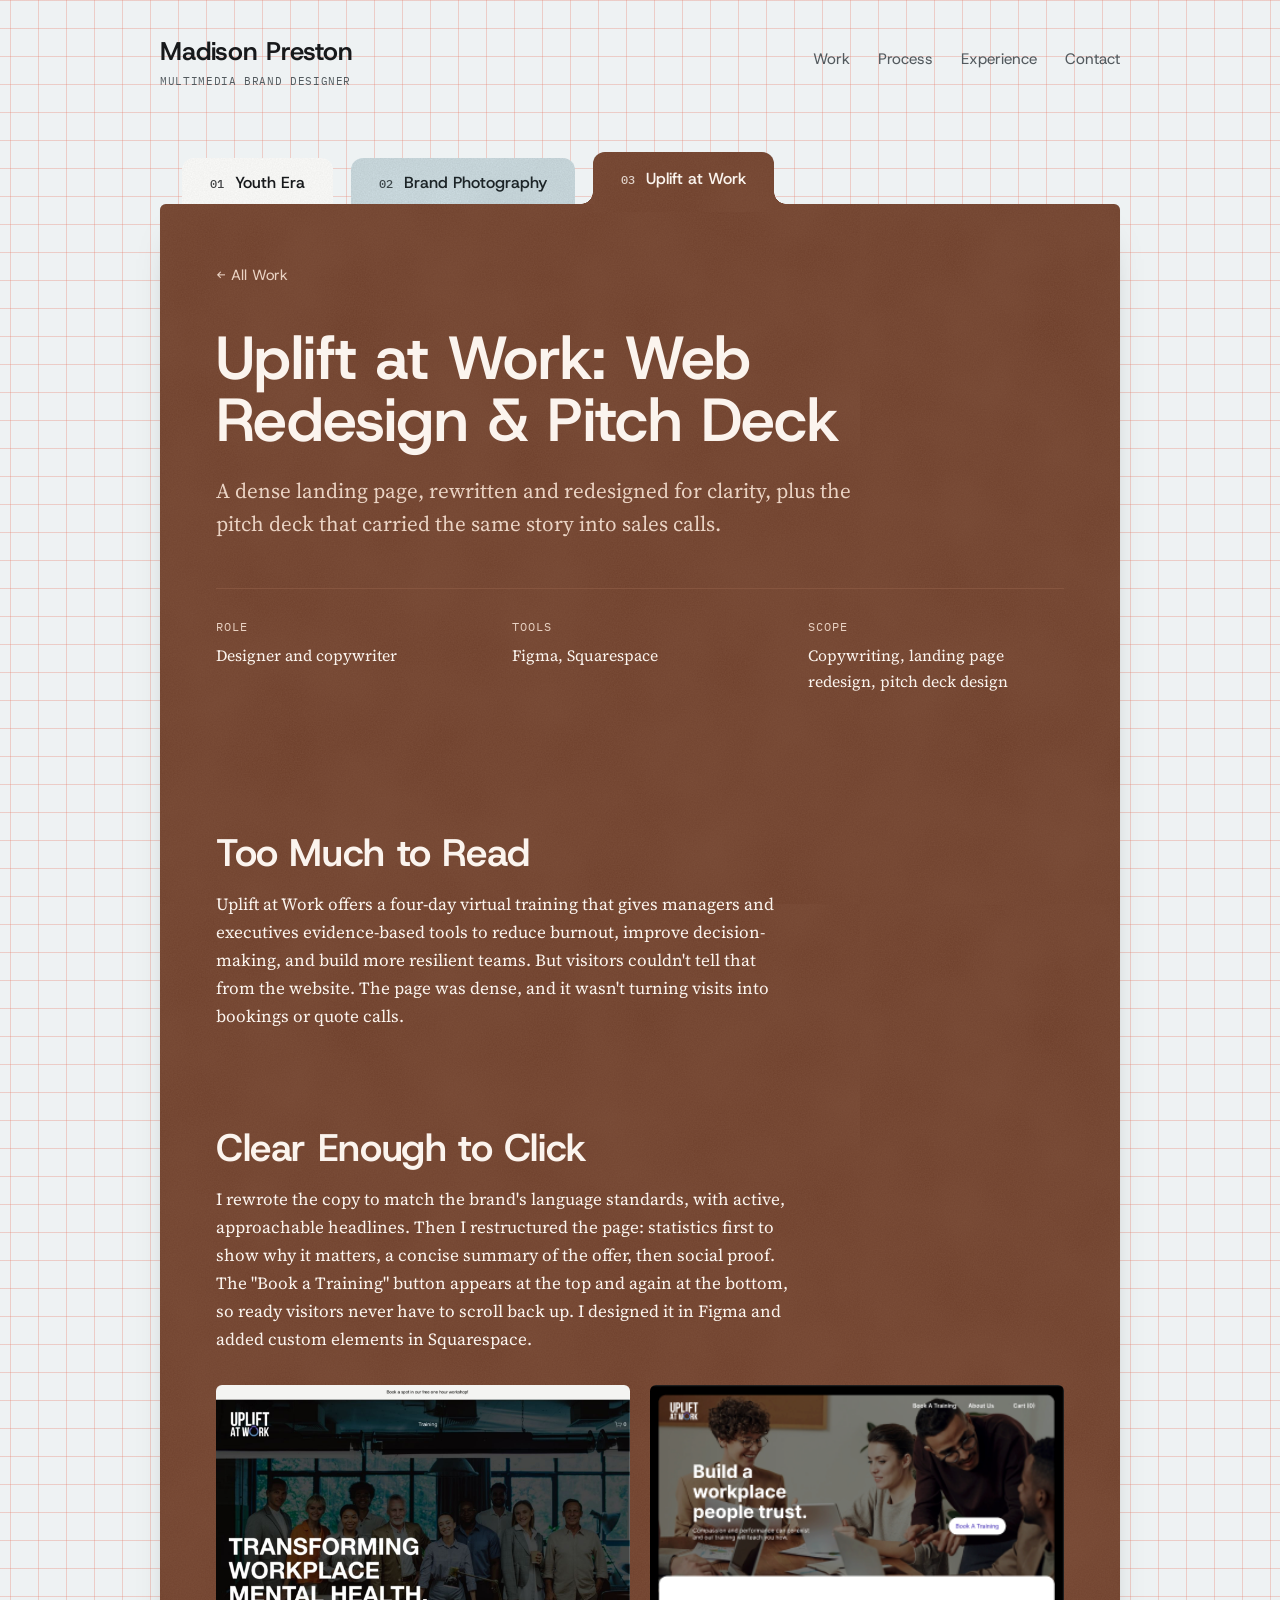
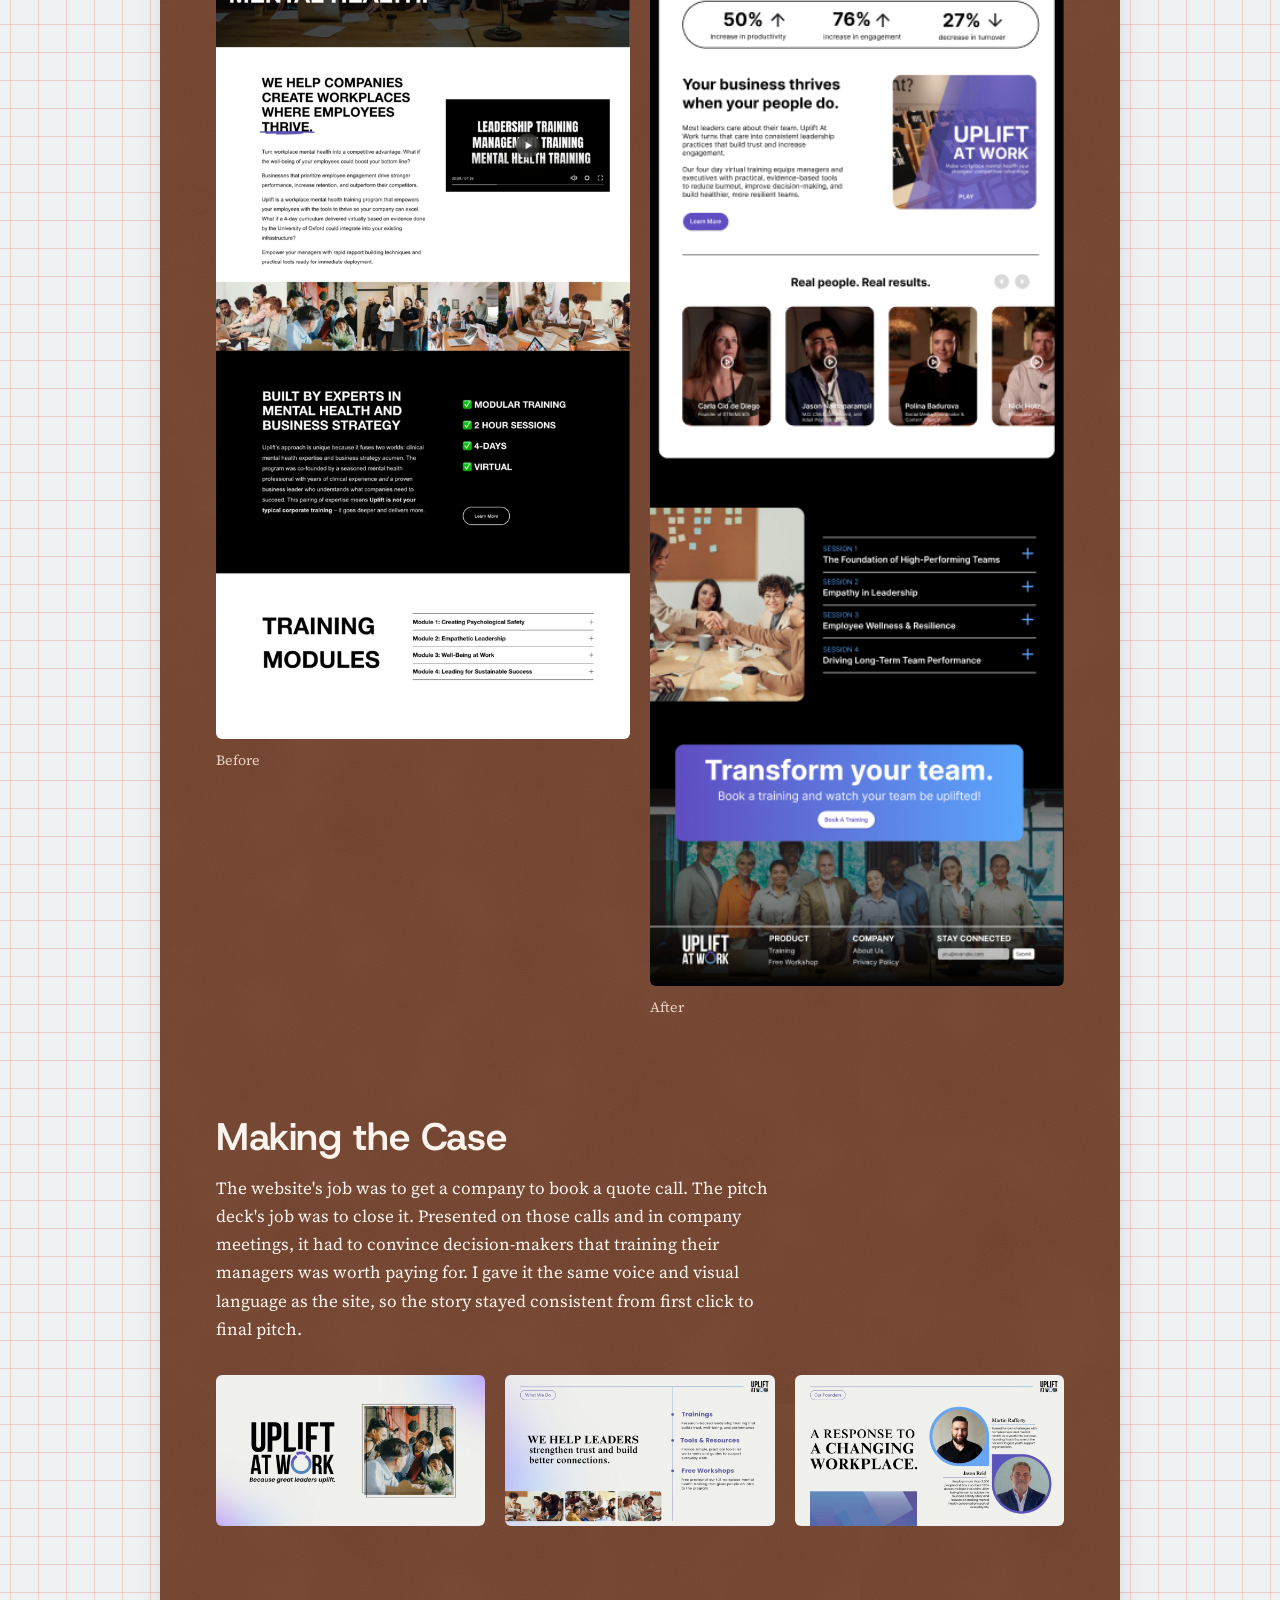
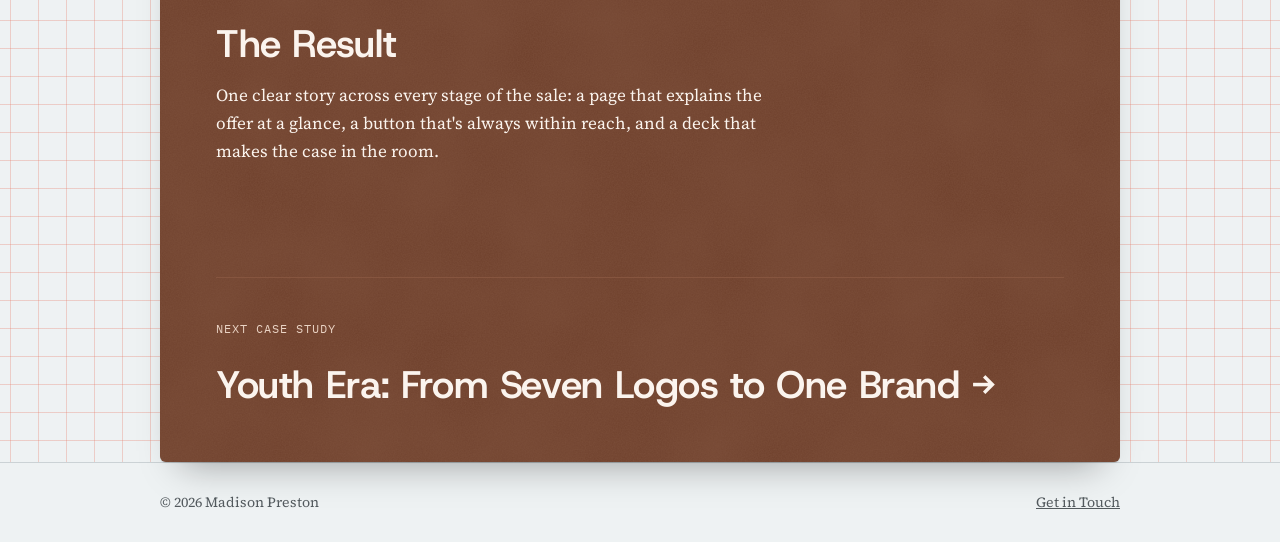
<file: uplift-at-work.html>
<!doctype html>
<html lang="en">
<head>
<meta charset="utf-8">
<meta name="viewport" content="width=device-width, initial-scale=1, viewport-fit=cover">
<title>Uplift at Work · Madison Preston</title>
<link rel="preconnect" href="https://fonts.googleapis.com">
<link rel="preconnect" href="https://fonts.gstatic.com" crossorigin>
<link rel="stylesheet" href="https://fonts.googleapis.com/css2?family=Host+Grotesk:wght@500;600&family=Source+Serif+4:opsz,wght@8..60,400;8..60,500;8..60,600&family=IBM+Plex+Mono:wght@400;500&family=Caveat:wght@600&display=swap">
<link rel="stylesheet" href="styles.css">
</head>
<body class="case">

<header class="site-header">
  <div class="wrap">
    <div class="brand">
      <a class="wordmark" href="index.html">Madison Preston</a>
      <span class="brand-sub">Multimedia Brand Designer</span>
    </div>
    <nav class="nav" aria-label="Main">
      <a href="work.html">Work</a>
      <a href="index.html#process">Process</a>
      <a href="index.html#experience">Experience</a>
      <a href="index.html#contact">Contact</a>
    </nav>
  </div>
</header>

<main class="wrap">
  <nav class="tabs" aria-label="Case studies">
    <a class="tab tab-1" href="youth-era.html"><span class="tab-num">01</span><span class="tab-label">Youth Era</span></a>
    <a class="tab tab-2" href="brand-photography.html"><span class="tab-num">02</span><span class="tab-label">Brand Photography</span></a>
    <a class="tab tab-3 is-active" href="uplift-at-work.html" aria-current="page"><span class="tab-num">03</span><span class="tab-label">Uplift at Work</span></a>
  </nav>
  <div class="folder is-dark">
  <section class="cs-hero">
    <a class="back" href="work.html">← All Work</a>
    <h1>Uplift at Work: Web Redesign &amp; Pitch Deck</h1>
    <p class="lead">A dense landing page, rewritten and redesigned for clarity, plus the pitch deck that carried the same story into sales calls.</p>
    <dl class="meta">
      <div><dt>Role</dt><dd>Designer and copywriter</dd></div>
      <div><dt>Tools</dt><dd>Figma, Squarespace</dd></div>
      <div><dt>Scope</dt><dd>Copywriting, landing page redesign, pitch deck design</dd></div>
    </dl>
  </section>

  <section class="cs-section">
    <div class="cs-text">
      <h2>Too Much to Read</h2>
      <p>Uplift at Work offers a four-day virtual training that gives managers and executives evidence-based tools to reduce burnout, improve decision-making, and build more resilient teams. But visitors couldn't tell that from the website. The page was dense, and it wasn't turning visits into bookings or quote calls.</p>
    </div>
  </section>

  <section class="cs-section">
    <div class="cs-text">
      <h2>Clear Enough to Click</h2>
      <p>I rewrote the copy to match the brand's language standards, with active, approachable headlines. Then I restructured the page: statistics first to show why it matters, a concise summary of the offer, then social proof. The "Book a Training" button appears at the top and again at the bottom, so ready visitors never have to scroll back up. I designed it in Figma and added custom elements in Squarespace.</p>
    </div>
    <div class="grid-2 align-top">
      <figure class="figure">
        <div class="shot natural zoomable"><div class="ph"><code>images/uplift-before.jpg</code><span>Landing page before</span></div><img src="images/uplift-before.jpg" alt="Uplift at Work landing page before the redesign"></div>
        <figcaption>Before</figcaption>
      </figure>
      <figure class="figure">
        <div class="shot natural zoomable"><div class="ph"><code>images/uplift-after.jpg</code><span>Landing page after</span></div><img src="images/uplift-after.jpg" alt="Uplift at Work landing page after the redesign"></div>
        <figcaption>After</figcaption>
      </figure>
    </div>
  </section>

  <section class="cs-section">
    <div class="cs-text">
      <h2>Making the Case</h2>
      <p>The website's job was to get a company to book a quote call. The pitch deck's job was to close it. Presented on those calls and in company meetings, it had to convince decision-makers that training their managers was worth paying for. I gave it the same voice and visual language as the site, so the story stayed consistent from first click to final pitch.</p>
    </div>
    <div class="grid-3">
      <div class="shot zoomable" style="--ratio: 16 / 9"><div class="ph"><code>images/deck-01.jpg</code><span>Pitch deck slide</span></div><img src="images/deck-01.jpg" alt="Uplift at Work pitch deck slide"></div>
      <div class="shot zoomable" style="--ratio: 16 / 9"><div class="ph"><code>images/deck-02.jpg</code><span>Pitch deck slide</span></div><img src="images/deck-02.jpg" alt="Uplift at Work pitch deck slide"></div>
      <div class="shot zoomable" style="--ratio: 16 / 9"><div class="ph"><code>images/deck-03.jpg</code><span>Pitch deck slide</span></div><img src="images/deck-03.jpg" alt="Uplift at Work pitch deck slide"></div>
    </div>
  </section>

  <section class="cs-section">
    <div class="cs-text">
      <h2>The Result</h2>
      <p>One clear story across every stage of the sale: a page that explains the offer at a glance, a button that's always within reach, and a deck that makes the case in the room.</p>
    </div>
  </section>

  <nav class="next" aria-label="Next case study">
    <a href="youth-era.html">
      <span class="eyebrow">Next Case Study</span>
      <h2>Youth Era: From Seven Logos to One Brand →</h2>
    </a>
  </nav>
  </div>
</main>

<footer class="site-footer">
  <div class="wrap">
    <span>© <span id="year">2026</span> Madison Preston</span>
    <a href="index.html#contact">Get in Touch</a>
  </div>
</footer>

<script src="site.js"></script>
</body>
</html>
</file>
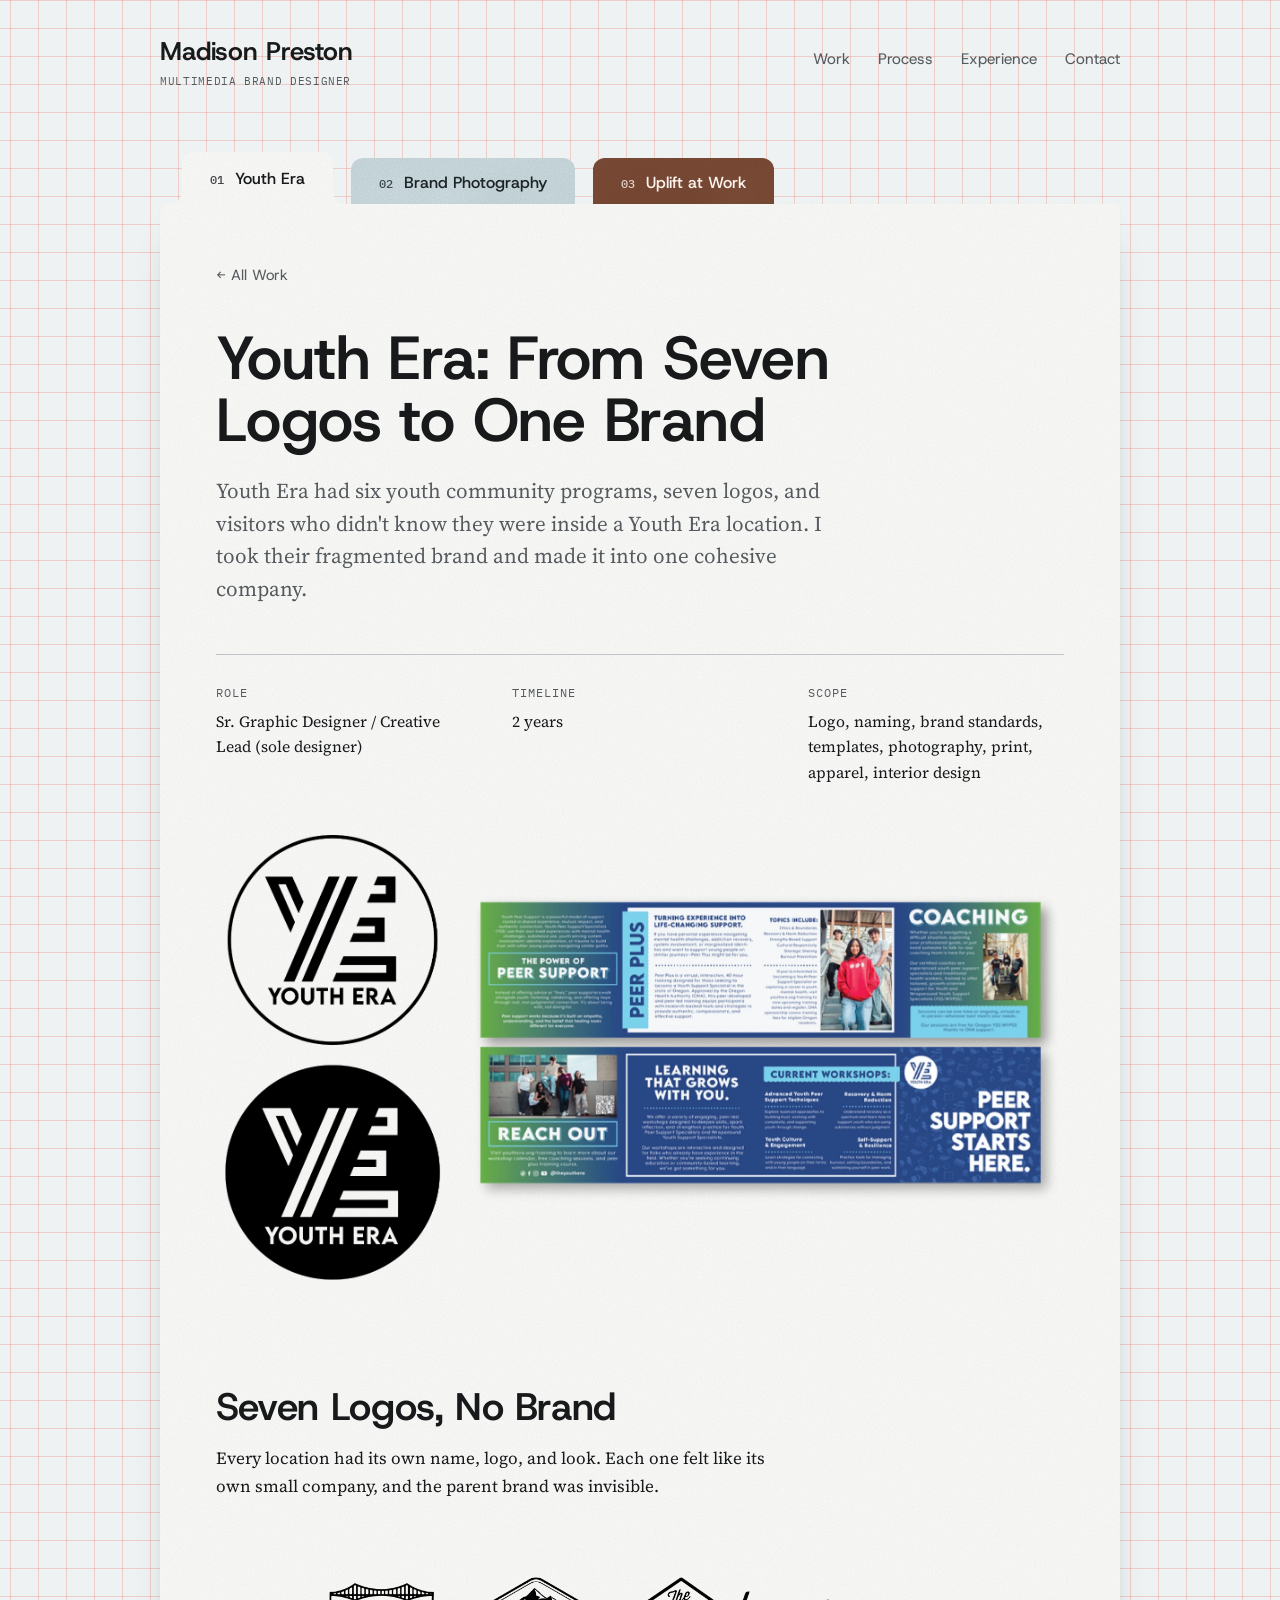
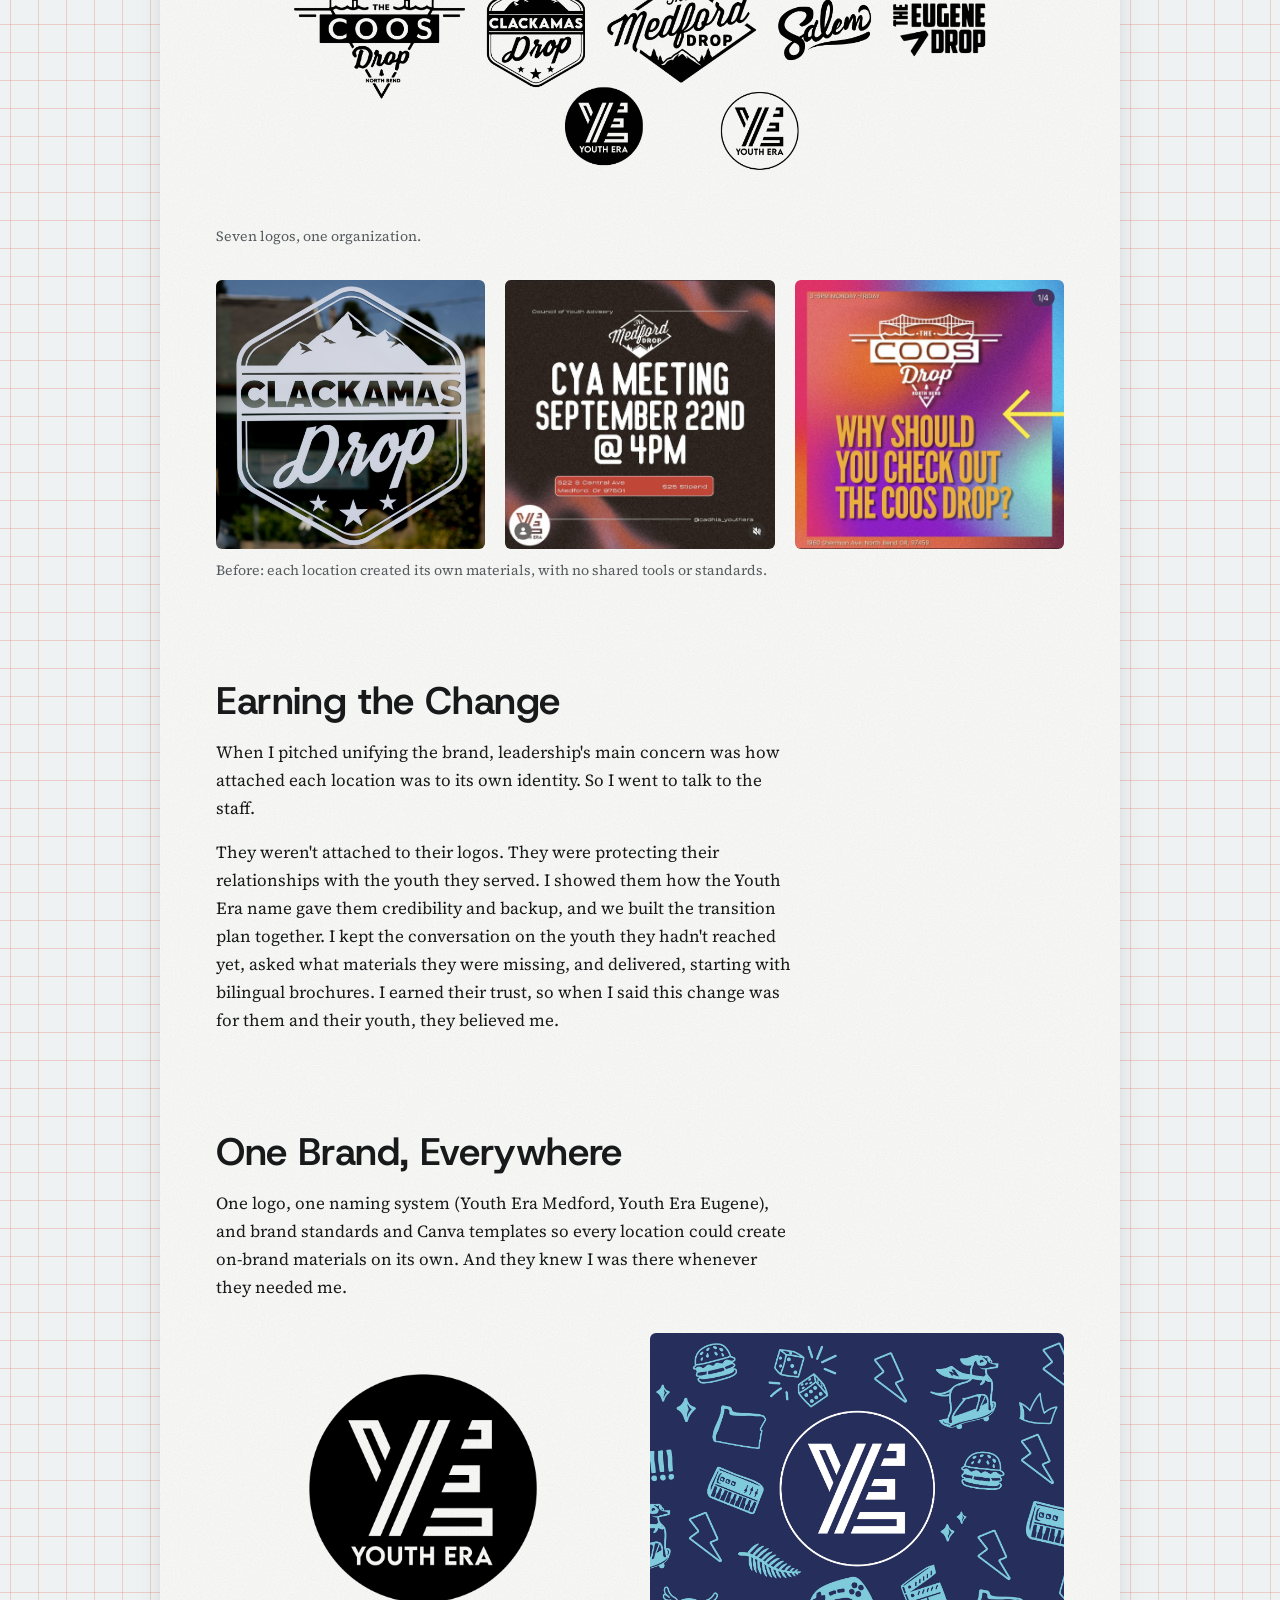
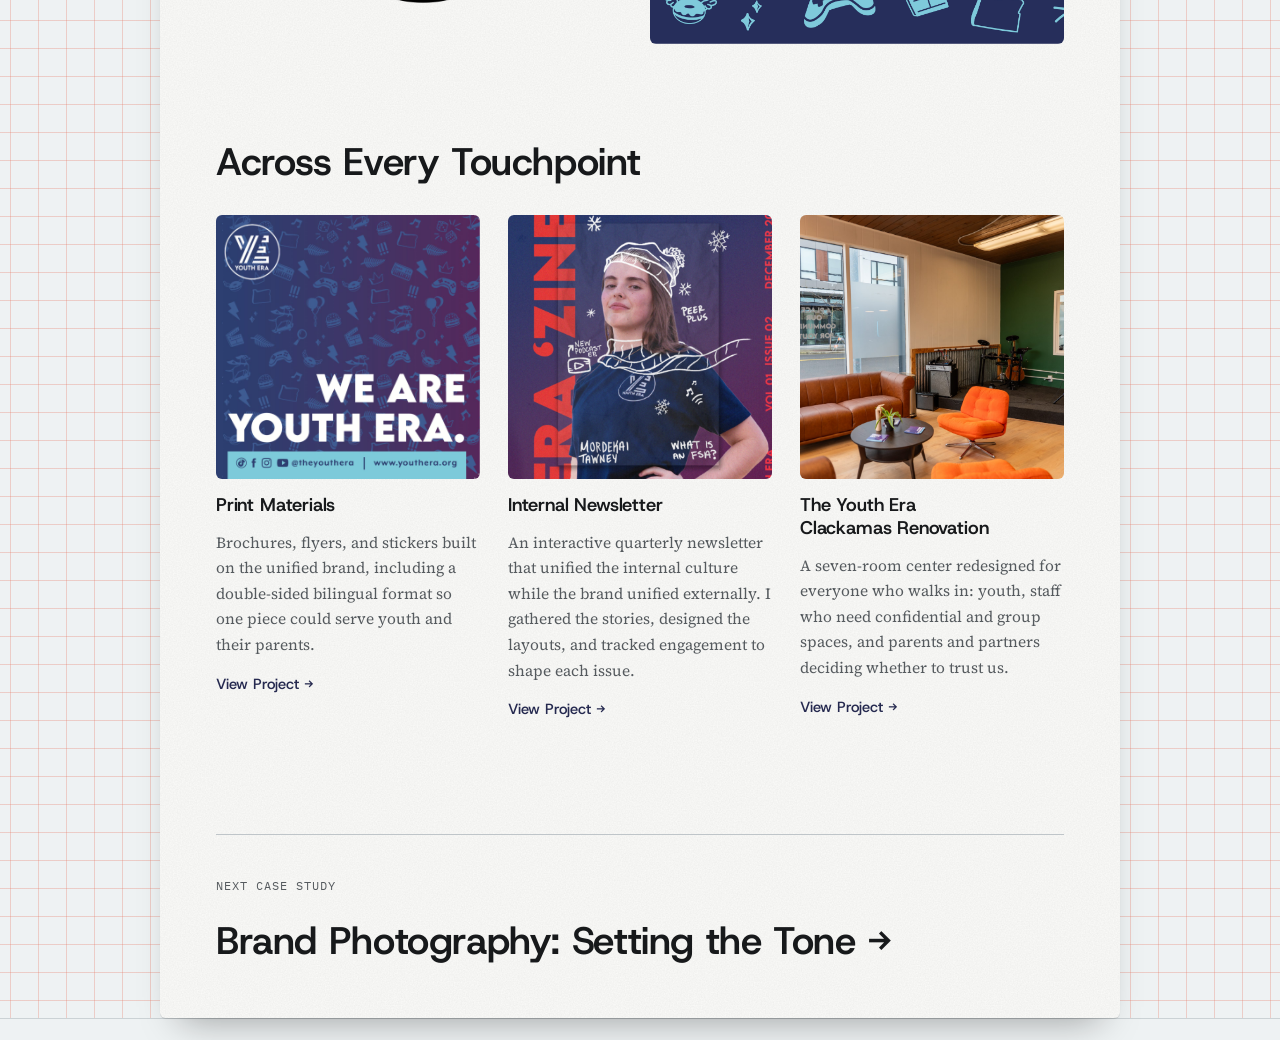
<file: youth-era.html>
<!doctype html>
<html lang="en">
<head>
<meta charset="utf-8">
<meta name="viewport" content="width=device-width, initial-scale=1, viewport-fit=cover">
<title>Youth Era Brand Unification · Madison Preston</title>
<link rel="preconnect" href="https://fonts.googleapis.com">
<link rel="preconnect" href="https://fonts.gstatic.com" crossorigin>
<link rel="stylesheet" href="https://fonts.googleapis.com/css2?family=Host+Grotesk:wght@500;600&family=Source+Serif+4:opsz,wght@8..60,400;8..60,500;8..60,600&family=IBM+Plex+Mono:wght@400;500&family=Caveat:wght@600&display=swap">
<link rel="stylesheet" href="styles.css">
</head>
<body class="case">

<header class="site-header">
  <div class="wrap">
    <div class="brand">
      <a class="wordmark" href="index.html">Madison Preston</a>
      <span class="brand-sub">Multimedia Brand Designer</span>
    </div>
    <nav class="nav" aria-label="Main">
      <a href="work.html">Work</a>
      <a href="index.html#process">Process</a>
      <a href="index.html#experience">Experience</a>
      <a href="index.html#contact">Contact</a>
    </nav>
  </div>
</header>

<main class="wrap">
  <nav class="tabs" aria-label="Case studies">
    <a class="tab tab-1 is-active" href="youth-era.html" aria-current="page"><span class="tab-num">01</span><span class="tab-label">Youth Era</span></a>
    <a class="tab tab-2" href="brand-photography.html"><span class="tab-num">02</span><span class="tab-label">Brand Photography</span></a>
    <a class="tab tab-3" href="uplift-at-work.html"><span class="tab-num">03</span><span class="tab-label">Uplift at Work</span></a>
  </nav>
  <div class="folder">
  <section class="cs-hero">
    <a class="back" href="work.html">← All Work</a>
    <h1>Youth Era: From Seven Logos to One Brand</h1>
    <p class="lead">Youth Era had six youth community programs, seven logos, and visitors who didn't know they were inside a Youth Era location. I took their fragmented brand and made it into one cohesive company.</p>
    <dl class="meta">
      <div><dt>Role</dt><dd>Sr. Graphic Designer / Creative Lead (sole designer)</dd></div>
      <div><dt>Timeline</dt><dd>2 years</dd></div>
      <div><dt>Scope</dt><dd>Logo, naming, brand standards, templates, photography, print, apparel, interior design</dd></div>
    </dl>
  </section>

  <figure class="shot natural clear hero-art" style="--ratio: 1891 / 1032">
    <div class="ph"><code>images/youth-era-hero.webp</code><span>The unified brand in use</span></div>
    <img src="images/youth-era-hero.webp" alt="The unified Youth Era logo in black and white versions beside the outside and inside of the peer support training brochure">
  </figure>

  <section class="cs-section">
    <div class="cs-text">
      <h2>Seven Logos, No Brand</h2>
      <p>Every location had its own name, logo, and look. Each one felt like its own small company, and the parent brand was invisible.</p>
    </div>
    <figure class="figure">
      <div class="shot contain logo-lineup clear" style="--ratio: 3 / 1">
        <div class="ph"><code>images/logos-before.png</code><span>Lineup of the old location logos plus the original Youth Era logo, on a plain background</span></div>
        <img src="images/logos-before.png" alt="The old location logos side by side">
      </div>
      <figcaption>Seven logos, one organization.</figcaption>
    </figure>
    <figure class="figure">
      <div class="grid-3">
        <div class="shot" style="--ratio: 1 / 1"><div class="ph"><code>images/before-post-1.jpg</code></div><img src="images/before-post-1.jpg" alt="A location social post made before the rollout"></div>
        <div class="shot" style="--ratio: 1 / 1"><div class="ph"><code>images/before-post-2.jpg</code></div><img src="images/before-post-2.jpg" alt="A second location social post made before the rollout"></div>
        <div class="shot" style="--ratio: 1 / 1"><div class="ph"><code>images/before-post-3.jpg</code></div><img src="images/before-post-3.jpg" alt="A third location social post made before the rollout"></div>
      </div>
      <figcaption>Before: each location created its own materials, with no shared tools or standards.</figcaption>
    </figure>
  </section>

  <section class="cs-section">
    <div class="cs-text">
      <h2>Earning the Change</h2>
      <p>When I pitched unifying the brand, leadership's main concern was how attached each location was to its own identity. So I went to talk to the staff.</p>
      <p>They weren't attached to their logos. They were protecting their relationships with the youth they served. I showed them how the Youth Era name gave them credibility and backup, and we built the transition plan together. I kept the conversation on the youth they hadn't reached yet, asked what materials they were missing, and delivered, starting with bilingual brochures. I earned their trust, so when I said this change was for them and their youth, they believed me.</p>
    </div>
  </section>

  <section class="cs-section">
    <div class="cs-text">
      <h2>One Brand, Everywhere</h2>
      <p>One logo, one naming system (Youth Era Medford, Youth Era Eugene), and brand standards and Canva templates so every location could create on-brand materials on its own. And they knew I was there whenever they needed me.</p>
    </div>
    <div class="grid-2">
      <figure class="figure">
        <div class="shot contain clear" style="--ratio: 4 / 3"><div class="ph"><code>images/logo-unified.png</code><span>The unified Youth Era logo</span></div><img src="images/logo-unified.png" alt="The unified Youth Era logo"></div>
      </figure>
      <figure class="figure">
        <div class="shot" style="--ratio: 4 / 3"><div class="ph"><code>images/brand-sheet.jpg</code><span>Brand overview: logo, colors, type</span></div><img src="images/brand-sheet.jpg" alt="Youth Era brand overview with logo, colors, and type"></div>
      </figure>
    </div>
  </section>

  <section class="cs-section">
    <div class="cs-text">
      <h2>Across Every Touchpoint</h2>
    </div>
    <div class="subcards">
      <a class="subcard" href="print-materials.html">
        <div class="shot" style="--ratio: 1 / 1"><div class="ph"><code>images/bilingual-brochure-cover-english.jpg</code><span>Bilingual brochure or a print spread</span></div><img src="images/bilingual-brochure-cover-english.jpg" alt="Youth Era print materials"></div>
        <h3>Print Materials</h3>
        <p>Brochures, flyers, and stickers built on the unified brand, including a double-sided bilingual format so one piece could serve youth and their parents.</p>
        <span class="more">View Project →</span>
      </a>
      <a class="subcard" href="erazine.html">
        <div class="shot" style="--ratio: 1 / 1"><div class="ph"><code>images/card-erazine.jpg</code><span>ERA'ZINE spread</span></div><img src="images/card-erazine.jpg" alt="A layout from ERA'ZINE"></div>
        <h3>Internal Newsletter</h3>
        <p>An interactive quarterly newsletter that unified the internal culture while the brand unified externally. I gathered the stories, designed the layouts, and tracked engagement to shape each issue.</p>
        <span class="more">View Project →</span>
      </a>
      <a class="subcard" href="clackamas-renovation.html">
        <div class="shot" style="--ratio: 1 / 1"><div class="ph"><code>images/card-renovation.jpg</code><span>Clackamas center, after</span></div><img src="images/card-renovation.jpg" alt="The renovated Youth Era Clackamas center"></div>
        <h3>The Youth Era Clackamas Renovation</h3>
        <p>A seven-room center redesigned for everyone who walks in: youth, staff who need confidential and group spaces, and parents and partners deciding whether to trust us.</p>
        <span class="more">View Project →</span>
      </a>
    </div>
  </section>

  <nav class="next" aria-label="Next case study">
    <a href="brand-photography.html">
      <span class="eyebrow">Next Case Study</span>
      <h2>Brand Photography: Setting the Tone →</h2>
    </a>
  </nav>
  </div>
</main>

<footer class="site-footer">
  <div class="wrap">
    <span>© <span id="year">2026</span> Madison Preston</span>
    <a href="index.html#contact">Get in Touch</a>
  </div>
</footer>

<script src="site.js"></script>
</body>
</html>
</file>
<file: styles.css>
/* Layout: one centered column with wide margins and generous space between sections, so the work has room to breathe. */
:root {
  /* Dark site; the case study folders and process notes are paper and carry their own light tokens */
  --bg: #121314;
  --surface: #1C1F20;
  --ink: #ECEDEA;
  --muted: #A3A9AC;
  --line: #2C3133;
  --accent: #87C1D4;
  --hero-ink: #8DBBCE;
  --ph-ink: #8A9195;
  --grid: rgba(135, 193, 212, 0.42);
  --paper: #E3E6E8;
  --panel: #E1E4E6;
  --tab-1: #E1E4E6;
  --tab-1-ink: #1E2022;
  --tab-2: #BFC4C8;
  --tab-2-ink: #1E2022;
  --tab-3: #5E666C;
  --tab-3-ink: #F1F3F4;
  --tab-ink: #F7F5F0;

  --font-display: "Host Grotesk", "Helvetica Neue", Arial, sans-serif;
  --font-body: "Source Serif 4", Georgia, "Times New Roman", serif;
  --font-label: "IBM Plex Mono", ui-monospace, Menlo, monospace;

  --col: 1040px;
  --gutter: clamp(20px, 5vw, 40px);
  --space-section: clamp(72px, 11vw, 136px);
  color-scheme: dark;
}

* { box-sizing: border-box; }
[hidden] { display: none !important; }
body {
  margin: 0;
  background: var(--bg);
  color: var(--ink);
  font-family: var(--font-body);
  font-size: 1.0625rem;
  line-height: 1.65;
  -webkit-font-smoothing: antialiased;
}
img { max-width: 100%; display: block; }
a { color: inherit; }
a:focus-visible { outline: 2px solid var(--accent); outline-offset: 3px; border-radius: 2px; }

.wrap { max-width: var(--col); margin-inline: auto; padding-inline: var(--gutter); }

/* Header: sticks to the top; the name is larger at the top of the page and shrinks once you scroll */
.site-header {
  position: sticky; top: env(safe-area-inset-top, 0px); z-index: 10;
  background: var(--bg); border-bottom: 1px solid transparent; transition: border-color 0.3s ease;
}
.site-header .wrap {
  display: flex; flex-wrap: wrap; align-items: center; justify-content: space-between;
  gap: 8px 24px; padding-block: 30px; transition: padding-block 0.3s ease;
}
.wordmark { font-family: var(--font-display); font-weight: 600; font-size: 1.6rem; text-decoration: none; letter-spacing: -0.005em; transition: font-size 0.3s ease; }
.site-header.is-scrolled { border-bottom-color: var(--line); }
.site-header.is-scrolled .wrap { padding-block: 14px; }
.site-header.is-scrolled .wordmark { font-size: 1.12rem; }
.nav { display: flex; flex-wrap: wrap; gap: 8px 28px; font-size: 0.95rem; }
.nav a { text-decoration: none; color: var(--muted); }
.nav a:hover { color: var(--ink); }
[id] { scroll-margin-top: 90px; }

/* Interface text (navigation, buttons, links to more) stays in the heading sans; reading text uses the serif */
.nav, .btn, .fb-btn, .lb-close, .more, .all-work, .back, .chip, .fb-count { font-family: var(--font-display); }

/* Type */
.eyebrow {
  font-family: var(--font-label); font-size: 0.78rem; letter-spacing: 0.08em;
  text-transform: uppercase; color: var(--muted); margin: 0 0 18px;
}
h1, h2, h3 { font-family: var(--font-display); font-weight: 600; letter-spacing: -0.01em; text-wrap: balance; margin: 0; }
h1 { font-size: clamp(2.5rem, 6.4vw, 4.6rem); line-height: 1.02; }
h2 { font-size: clamp(1.7rem, 3.4vw, 2.4rem); line-height: 1.12; }
h3 { font-size: 1.3rem; line-height: 1.25; }
p { margin: 0; }
.lead { font-size: clamp(1.15rem, 1.9vw, 1.32rem); line-height: 1.55; color: var(--muted); max-width: 58ch; }

/* Hero */
.hero { padding-block: clamp(56px, 10vw, 120px) clamp(48px, 7vw, 88px); }
.hero h1 { max-width: 14ch; margin-bottom: 32px; color: var(--hero-ink); }
.hero-actions { display: flex; flex-wrap: wrap; gap: 14px; margin-top: 36px; }
.btn {
  display: inline-flex; align-items: center; gap: 8px; padding: 12px 20px; border-radius: 999px;
  font-weight: 500; font-size: 0.98rem; text-decoration: none; border: 1px solid var(--ink);
}
.btn-solid { background: var(--ink); color: var(--bg); }
.btn-solid:hover { background: var(--accent); border-color: var(--accent); }
.btn-ghost:hover { border-color: var(--accent); color: var(--accent); }

.section { padding-block: var(--space-section) 0; }
.hero + #work { padding-top: clamp(24px, 4vw, 48px); }
.section-head { display: grid; gap: 4px; margin-bottom: 44px; }

/* Image slots: a labeled placeholder sits behind each image until the file is added */
.shot { position: relative; margin: 0; aspect-ratio: var(--ratio, 4 / 3); max-width: 100%; background: var(--surface); border-radius: 6px; overflow: hidden; }
.shot picture { position: absolute; inset: 0; }
.shot img { position: absolute; inset: 0; width: 100%; height: 100%; object-fit: cover; }
.shot.contain img { object-fit: contain; padding: 6%; }
.ph {
  position: absolute; inset: 0; display: grid; place-content: center; gap: 6px; padding: 20px;
  text-align: center; color: var(--ph-ink); border: 1px dashed var(--line); border-radius: 6px;
}
.ph code { font-family: var(--font-label); font-size: 0.8rem; color: var(--ink); opacity: 0.75; }
.ph span { font-size: 0.85rem; max-width: 30ch; }
.shot.has-img .ph { display: none; }
/* Natural frames: the frame takes the image's own shape, so nothing is cropped (used for full-page screenshots) */
.shot.natural { aspect-ratio: var(--ratio, 3 / 4); }
.shot.natural.has-img { aspect-ratio: auto; }
.shot.natural.has-img img { position: static; width: 100%; height: auto; }
.align-top { align-items: start; }
.shot.natural.has-img { background: transparent; }
.shot.logo-lineup img { padding: 4% 5%; }
figcaption { font-size: 0.88rem; color: var(--muted); margin-top: 10px; }
.figure { margin: 0; display: grid; }

/* Case study cards */
.cards { display: grid; grid-template-columns: repeat(3, minmax(0, 1fr)); gap: 32px; }
.card { display: grid; gap: 16px; align-content: start; text-decoration: none; min-width: 0; }
.card .shot { transition: transform 0.4s ease; }
.card:hover .shot { transform: translateY(-4px); }
.card h3 { font-size: 1.25rem; }
.card p { color: var(--muted); font-size: 0.98rem; }
.card .more { font-size: 0.92rem; font-weight: 500; color: var(--accent); }

/* Process */
.steps { list-style: none; margin: 0; padding: 0; display: grid; }
.step { display: grid; grid-template-columns: minmax(0, 5fr) minmax(0, 7fr); gap: 16px 48px; padding-block: 32px; border-top: 1px solid var(--line); }
.step:last-child { border-bottom: 1px solid var(--line); }
.step-num { font-family: var(--font-label); font-size: 0.8rem; color: var(--accent); display: block; margin-bottom: 8px; }
.step h3 { font-size: clamp(1.45rem, 2.4vw, 1.75rem); line-height: 1.2; }
.step p { color: var(--muted); max-width: 60ch; }

/* Experience: horizontal timeline, newest first; turns vertical on narrow screens */
.jobs { position: relative; display: grid; grid-template-columns: repeat(5, minmax(0, 1fr)); gap: 28px; padding-top: 36px; }
.jobs::before { content: ""; position: absolute; top: 5px; left: 0; right: 0; height: 1px; background: var(--line); }
.job { position: relative; min-width: 0; }
.job::before {
  content: ""; position: absolute; top: -36px; left: 0; width: 11px; height: 11px; border-radius: 50%;
  background: var(--bg); border: 2px solid var(--accent);
}
.job:first-child::before { background: var(--accent); }
.job .years { display: block; font-family: var(--font-label); font-size: 0.82rem; color: var(--accent); font-variant-numeric: tabular-nums; margin-bottom: 10px; }
.job h3 { font-size: 1.08rem; margin-bottom: 4px; }
.job .title { color: var(--muted); font-size: 0.88rem; line-height: 1.45; margin-bottom: 10px; }
.job p:not(.title) { font-size: 0.93rem; line-height: 1.55; }

/* Contact */
.contact { padding-block: var(--space-section); }
.contact h2 { font-size: clamp(2.2rem, 5vw, 3.4rem); margin-bottom: 20px; }
.contact-links { display: flex; flex-wrap: wrap; gap: 12px 32px; margin-top: 28px; font-size: 1.05rem; }
.todo { background: var(--surface); border: 1px dashed var(--muted); border-radius: 4px; padding: 1px 8px; font-family: var(--font-label); font-size: 0.85em; }

.site-footer { border-top: 1px solid var(--line); }
.site-footer .wrap { display: flex; flex-wrap: wrap; justify-content: space-between; gap: 12px; padding-block: 28px; font-size: 0.88rem; color: var(--muted); }

/* Case study pages */
.cs-hero { padding-block: clamp(40px, 7vw, 80px) 40px; }
.back { display: inline-block; font-size: 0.92rem; color: var(--muted); text-decoration: none; margin-bottom: 40px; }
.back:hover { color: var(--accent); }
.cs-hero h1 { font-size: clamp(2.2rem, 5.2vw, 3.8rem); max-width: 18ch; margin-bottom: 24px; }
.meta { display: grid; grid-template-columns: repeat(3, minmax(0, 1fr)); gap: 24px 40px; margin: 48px 0 0; padding-top: 28px; border-top: 1px solid var(--line); }
.meta div { min-width: 0; }
.meta dt { font-family: var(--font-label); font-size: 0.75rem; letter-spacing: 0.08em; text-transform: uppercase; color: var(--muted); margin-bottom: 6px; }
.meta dd { margin: 0; font-size: 0.98rem; }

.cs-section { padding-block: clamp(56px, 8vw, 96px) 0; display: grid; gap: 32px; }
.cs-text { display: grid; gap: 16px; max-width: 64ch; }
.cs-text p { color: var(--ink); }
.grid-2 { display: grid; grid-template-columns: repeat(2, minmax(0, 1fr)); gap: 20px; }
.grid-3 { display: grid; grid-template-columns: repeat(3, minmax(0, 1fr)); gap: 20px; }

.subcards { display: grid; grid-template-columns: repeat(3, minmax(0, 1fr)); gap: 28px; }
.subcard { display: grid; gap: 14px; align-content: start; min-width: 0; }
.subcard h3 { font-size: 1.15rem; }
.subcard p { color: var(--muted); font-size: 0.97rem; }
a.subcard { text-decoration: none; }
a.subcard .shot { transition: transform 0.4s ease; }
a.subcard:hover .shot { transform: translateY(-4px); }
.subcard .more { font-size: 0.92rem; font-weight: 500; color: var(--accent); }

.next { margin-top: var(--space-section); border-top: 1px solid var(--line); }
.next a { display: grid; gap: 6px; padding-block: 40px; text-decoration: none; }
.next a:hover h2 { color: var(--accent); }

/* Flipbook (ERA'ZINE): a two-page book. The cover sits alone on the right; Next turns the right page on the spine, Previous turns the left page back. */
.flipbook { display: grid; gap: 20px; justify-items: center; }
.fb-stage { position: relative; width: min(100%, 880px); aspect-ratio: 17 / 11; touch-action: pan-y; }
.fb-book { position: absolute; inset: 0; filter: drop-shadow(0 14px 22px rgba(0, 0, 0, 0.28)); transition: transform 0.6s ease; }
.fb-book.is-closed { transform: translateX(-25%); }
.fb-half, .fb-leaf { position: absolute; top: 0; bottom: 0; width: 50%; }
.fb-left { left: 0; }
.fb-right, .fb-leaf { left: 50%; }
.fb-leaf.on-left { left: 0; }
.fb-half, .fb-face { background-repeat: no-repeat; }
.fb-leaf { transform-style: preserve-3d; transform-origin: left center; z-index: 2; }
.fb-leaf.on-left { transform-origin: right center; }
.fb-face { position: absolute; inset: 0; backface-visibility: hidden; -webkit-backface-visibility: hidden; }
.fb-back { transform: rotateY(180deg); }
.fb-stage .ph { z-index: 3; }
.fb-controls { display: flex; align-items: center; justify-content: center; gap: 20px; flex-wrap: wrap; }
.fb-count { font-family: var(--font-label); font-size: 0.82rem; color: var(--muted); font-variant-numeric: tabular-nums; min-width: 13ch; text-align: center; }
.fb-btn { font: inherit; font-size: 0.95rem; font-weight: 500; color: var(--ink); background: transparent;
  border: 1px solid var(--ink); border-radius: 999px; padding: 10px 18px; cursor: pointer; }
.fb-btn:hover:not(:disabled) { border-color: var(--accent); color: var(--accent); }
.fb-btn:disabled { opacity: 0.35; cursor: default; }
.fb-btn:focus-visible { outline: 2px solid var(--accent); outline-offset: 3px; }

/* Case study folder: three tabs, each its own color; the active tab merges into the panel below */
.tabs { display: flex; gap: 6px; padding-inline: 0; margin-top: clamp(12px, 3vw, 32px); position: relative; z-index: 1; }
.tab {
  display: flex; align-items: baseline; gap: 10px; min-width: 0;
  padding: 12px 32px 11px; border-radius: 10px 10px 0 0;
  background: var(--tab-1); color: var(--tab-1-ink); text-decoration: none;
  font-family: var(--font-display); font-weight: 500; font-size: 1rem; white-space: nowrap;
  transform: translateY(4px); transition: transform 0.2s ease, background-color 0.2s ease;
}
.tab-2 { background: var(--tab-2); color: var(--tab-2-ink); }
.tab-3 { background: var(--tab-3); color: var(--tab-3-ink); }
.tab:hover { transform: translateY(0); }
.tab.is-active { transform: none; padding-top: 14px; }
.tab:focus-visible { outline: 2px solid var(--accent); outline-offset: 2px; }
.tab-num { font-family: var(--font-label); font-size: 0.78rem; letter-spacing: 0.04em; opacity: 0.8; }
.tab-label { overflow: hidden; text-overflow: ellipsis; }
.folder {
  --panel: var(--tab-1); --bg: #EFF1F2; --ink: #17191B; --muted: #555A5E;
  --line: #BFC5C9; --accent: #25294F; --ph-ink: #6E7579;
  color: var(--ink);
}
.folder.is-green {
  --panel: var(--tab-2); --bg: #D2D6D9; --ink: #1E2022; --muted: #44474A;
  --line: #9DA4A9; --accent: #1E2022; --ph-ink: #4A4D50;
}
.folder.is-dark {
  --panel: var(--tab-3); --bg: #6E767C; --ink: #F1F3F4; --muted: #D3D8DB;
  --line: #848C92; --accent: #F1F3F4; --ph-ink: #D3D8DB;
  color: var(--ink);
}
.folder { background: var(--panel); border-radius: 14px; padding: 0 clamp(20px, 5vw, 56px) clamp(8px, 2vw, 16px); }
.folder .cs-hero { padding-top: clamp(32px, 5vw, 56px); }
.folder .shot { background: var(--bg); }
.folder .next { margin-top: clamp(64px, 9vw, 112px); }

/* Home work folder: slanted tabs in each case study's color; hovering a tab swaps the card below */
.work-folder { position: relative; }
.ftabs { display: flex; gap: 6px; position: relative; padding-inline: 0; }
.ftab {
  position: relative; z-index: 3; display: flex; align-items: baseline; gap: 10px; min-width: 0;
  padding: 12px 32px 19px; margin-bottom: -8px; border-radius: 10px 10px 0 0;
  text-decoration: none; white-space: nowrap;
  font-family: var(--font-display); font-weight: 500; font-size: 1rem;
  background: var(--tab-1); color: var(--tab-1-ink);
  transform: translateY(4px); transition: transform 0.2s ease;
}
.ftab-2 { background: var(--tab-2); color: var(--tab-2-ink); }
.ftab-3 { background: var(--tab-3); color: var(--tab-3-ink); }
.ftab:hover { transform: translateY(0); }
.ftab.is-active { z-index: 6; transform: none; padding-top: 14px; }
.ftab:focus-visible { outline: 2px solid var(--accent); outline-offset: 2px; }
.ftab .tab-num { font-family: var(--font-label); font-size: 0.78rem; letter-spacing: 0.04em; opacity: 0.8; }
.wpanel {
  position: relative; z-index: 5; border-radius: 14px;
  padding: clamp(20px, 4vw, 40px); display: grid; grid-template-columns: minmax(0, 7fr) minmax(0, 5fr);
  gap: clamp(24px, 4vw, 48px); align-items: center;
}
.wpanel[hidden] { display: none; }
.wpanel .shot { border-radius: 8px; }
.wpanel-text { display: grid; gap: 14px; align-content: center; min-width: 0; }
.wpanel-text .eyebrow { margin: 0; }
.wpanel-text h3 { font-size: clamp(1.4rem, 2.6vw, 1.9rem); line-height: 1.15; }
.wpanel-text p { color: var(--muted); }
.btn-panel { justify-self: start; margin-top: 8px; border-color: var(--ink); color: var(--ink); }
.btn-panel:hover { border-color: var(--accent); color: var(--accent); }

/* Tap to enlarge: opens an image full screen; wide pieces scroll sideways at full size */
.zoomable { cursor: zoom-in; }
.zoomable:focus-visible { outline: 2px solid var(--accent); outline-offset: 3px; }
.zoom-hint { display: none; }
.lightbox {
  position: fixed; inset: 0; z-index: 100; display: flex; flex-direction: column;
  background: #0E0F10; color: #F2F0EA;
  padding: calc(env(safe-area-inset-top, 0px) + 12px) 0 calc(env(safe-area-inset-bottom, 0px) + 12px);
}
.lightbox[hidden] { display: none; }
.lb-bar { display: flex; justify-content: space-between; align-items: center; gap: 12px; padding: 0 16px 12px; }
.lb-hint { font-size: 0.85rem; color: #B9BDBF; }
.lb-close {
  font: inherit; font-size: 0.95rem; color: #F2F0EA; background: transparent; cursor: pointer;
  border: 1px solid rgba(242, 240, 234, 0.5); border-radius: 999px; padding: 8px 16px; margin-left: auto;
}
.lb-close:focus-visible { outline: 2px solid #87C1D4; outline-offset: 2px; }
.lb-scroll { flex: 1; min-height: 0; overflow: auto; display: flex; align-items: center; -webkit-overflow-scrolling: touch; }
.lb-scroll img { max-width: none; width: auto; height: auto; max-height: 100%; margin: auto; padding-inline: 16px; box-sizing: content-box; }
@media (min-width: 861px) { .lb-scroll img { max-width: calc(100% - 32px); } }

/* Brochure pair: full trifolds stacked on desktop; on phones, the two front covers side by side (tap opens the full trifold) */
.brochure-pair { display: grid; gap: 32px; }
.stack { display: grid; gap: 32px; }
.print-set { display: grid; gap: 48px; }
.print-flyer { justify-self: center; width: min(100%, 520px); }
.folder .shot.clear, .shot.clear { background: transparent; }

/* All Work page */
.hero-sm { padding-block: clamp(40px, 7vw, 80px) clamp(24px, 4vw, 40px); }
.hero-sm h1 { margin-bottom: 20px; }
.section-tight { padding-block: 8px 0; }
.work-page { padding-bottom: var(--space-section); }
.chip { justify-self: start; font-family: var(--font-label); font-size: 0.74rem; letter-spacing: 0.04em; padding: 4px 10px; border-radius: 999px; }
.chip-1 { background: var(--tab-1); color: var(--tab-1-ink); }
.chip-2 { background: var(--tab-2); color: var(--tab-2-ink); }
.chip-3 { background: var(--tab-3); color: var(--tab-3-ink); }
.gallery-lead { margin-bottom: 32px; }
.cards-2 { grid-template-columns: repeat(2, minmax(0, 1fr)); }
.feature { display: grid; grid-template-columns: minmax(0, 7fr) minmax(0, 5fr); gap: 32px 48px; align-items: center; text-decoration: none; }
.feature .shot { transition: transform 0.4s ease; }
.feature:hover .shot { transform: translateY(-4px); }
.feature-text { display: grid; gap: 14px; justify-items: start; min-width: 0; }
.feature-text h3 { font-size: clamp(1.3rem, 2.4vw, 1.7rem); }
.feature-text p { color: var(--muted); }
.feature .more { font-size: 0.92rem; font-weight: 500; color: var(--accent); }
.all-work { display: inline-block; margin-top: 24px; font-weight: 500; color: var(--accent); text-decoration: none; }
.all-work:hover { text-decoration: underline; }
.nav a[aria-current="page"] { color: var(--ink); }

/* Finished space: one tall photo on the left, two wide photos stacked on the right */
.finished-grid { display: grid; grid-template-columns: repeat(2, minmax(0, 1fr)); grid-template-rows: repeat(2, minmax(0, 1fr)); gap: 20px; }
.finished-grid .tall { grid-row: 1 / 3; aspect-ratio: 3 / 4; }
.finished-grid .wide { aspect-ratio: auto; height: 100%; }

/* Paper texture on the case study panels: fine grain plus a faint linen weave, drawn under the content */
.folder, .tab, .ftab, .note { position: relative; isolation: isolate; }
.folder::before, .tab::before, .ftab::before, .stab::before, .note::before {
  content: ""; position: absolute; inset: 0; border-radius: inherit; pointer-events: none; z-index: -1;
  background-image:
    url("data:image/svg+xml,%3Csvg xmlns='http://www.w3.org/2000/svg' width='240' height='240'%3E%3Cfilter id='n'%3E%3CfeTurbulence type='fractalNoise' baseFrequency='0.9' numOctaves='3' stitchTiles='stitch'/%3E%3CfeColorMatrix values='0 0 0 0 0.5  0 0 0 0 0.5  0 0 0 0 0.5  0 0 0 0.55 0'/%3E%3C/filter%3E%3Crect width='100%25' height='100%25' filter='url(%23n)'/%3E%3C/svg%3E"),
    repeating-linear-gradient(0deg, rgba(0, 0, 0, 0.035) 0 1px, transparent 1px 3px),
    repeating-linear-gradient(90deg, rgba(255, 255, 255, 0.05) 0 1px, transparent 1px 3px);
  background-size: 240px 240px, auto, auto;
  mix-blend-mode: multiply; opacity: 0.45;
}
.folder.is-dark::before, .tab-3::before, .ftab-3::before { mix-blend-mode: soft-light; opacity: 0.9; }

/* Headings on the paper panels read as ink: roughened edges, uneven density, and on the light panel the grain shows through */
.folder h1, .folder h2, .folder h3 { filter: url(#ink); }

/* The first tab sits flush with the panel's left edge, so that corner is square */
.folder { border-top-left-radius: 0; }

/* Process: a full-width grid band with three paper notes pinned on it */
.grid-band {
  border-block: 1.6px solid var(--grid);
  background-image: linear-gradient(var(--grid) 1.6px, transparent 1.6px), linear-gradient(90deg, var(--grid) 1.6px, transparent 1.6px);
  background-size: 29px 29px; background-position: center top;
  padding-block: clamp(44px, 6vw, 72px);
}
.notes { list-style: none; margin: 0; padding: 0; display: grid; grid-template-columns: repeat(3, minmax(0, 1fr)); gap: clamp(24px, 4vw, 52px); align-items: start; }
.note {
  background: var(--paper); color: #17191B; --muted: #4A4F53; --accent: #25294F;
  padding: 26px 24px 30px; display: grid; gap: 10px; align-content: start; min-width: 0;
  box-shadow: 0 16px 26px -12px rgba(0, 0, 0, 0.7), 0 2px 5px rgba(0, 0, 0, 0.35);
}
.note-1 { transform: rotate(-3.2deg); margin-top: 14px; }
.note-2 { transform: rotate(0.5deg); }
.note-3 { transform: rotate(2.6deg); margin-top: 8px; }
.note .step-num { margin: 0; }
.note h3 { font-size: clamp(1.3rem, 2vw, 1.55rem); line-height: 1.2; filter: url(#ink); }
.note p { margin: 0; color: var(--muted); font-size: 0.98rem; line-height: 1.6; }

/* Card photos mounted like prints: white border, soft corner shadow, and a paper clip at the top-left corner */
.pinned { position: relative; min-width: 0; }
.pinned .shot {
  border: 8px solid #F6F7F8; border-radius: 2px;
  box-shadow: 0 1px 2px rgba(0,0,0,0.18), 0 10px 18px -8px rgba(0,0,0,0.35), 6px 14px 22px -14px rgba(0,0,0,0.45), -6px 14px 22px -14px rgba(0,0,0,0.45);
  transform: rotate(-0.6deg);
}
.pinned::after {
  content: ""; position: absolute; z-index: 2; top: -15px; left: 28px; width: 27px; height: 78px;
  background: url("data:image/svg+xml,%3Csvg xmlns='http://www.w3.org/2000/svg' viewBox='0 0 28 80'%3E%3Cpath d='M11 30 V10 a5 5 0 0 1 10 0 V64 a9 9 0 0 1 -18 0 V9 a7 7 0 0 1 14 0 V52' fill='none' stroke='%23656C71' stroke-width='3.4' stroke-linecap='round'/%3E%3Cpath d='M11 30 V10 a5 5 0 0 1 10 0 V64 a9 9 0 0 1 -18 0 V9 a7 7 0 0 1 14 0 V52' fill='none' stroke='%23D9DEE1' stroke-width='1.3' stroke-linecap='round' transform='translate(-0.6 -0.6)'/%3E%3C/svg%3E") no-repeat center / contain;
  transform: rotate(-12deg); filter: drop-shadow(1px 2px 1.5px rgba(0,0,0,0.35)); pointer-events: none;
}

@media (max-width: 860px) {
  .zoom-hint { display: inline; }
  .wpanel { grid-template-columns: minmax(0, 1fr); }
  .cards, .subcards, .cards-2, .feature { grid-template-columns: minmax(0, 1fr); gap: 44px; }
  .feature { gap: 16px; }
  .step { grid-template-columns: minmax(0, 1fr); }
  .meta { grid-template-columns: minmax(0, 1fr); }
  .grid-3 { grid-template-columns: repeat(2, minmax(0, 1fr)); }
  .jobs { grid-template-columns: minmax(0, 1fr); gap: 36px; padding-top: 0; padding-left: 32px; }
  .jobs::before { top: 6px; bottom: 6px; left: 5px; right: auto; width: 1px; height: auto; }
  .job::before { top: 4px; left: -32px; }
  .job p:not(.title) { max-width: 62ch; }
}
@media (max-width: 560px) {
  .notes { grid-template-columns: minmax(0, 1fr); gap: 30px; max-width: 420px; margin-inline: auto; }
  .note-1 { transform: rotate(-2deg); margin-top: 0; }
  .note-2 { transform: rotate(1.4deg); }
  .note-3 { transform: rotate(-1.2deg); margin-top: 0; }
  .finished-grid { grid-template-columns: minmax(0, 1fr); grid-template-rows: none; gap: 14px; }
  .finished-grid .tall { grid-row: auto; }
  .finished-grid .wide { aspect-ratio: 3 / 2; height: auto; }
  .brochure-pair { grid-template-columns: repeat(2, minmax(0, 1fr)); gap: 14px; }
  .print-set { grid-template-columns: repeat(2, minmax(0, 1fr)); gap: 14px; align-items: start; }
  .print-flyer { width: 100%; }
  .shot.brochure { aspect-ratio: 1 / 1; }
  .shot.brochure.clear img { object-fit: contain; }
  .ftabs { padding-inline: 0; gap: 4px; }
  .ftab { flex: 1 1 0; justify-content: center; padding: 10px 8px 17px; font-size: 0.86rem; }
  .ftab.is-active { padding-top: 12px; }
  .ftab .tab-num { display: none; }
  .tabs { padding-inline: 0; gap: 4px; }
  .tab { flex: 1 1 0; justify-content: center; padding: 10px 8px 9px; font-size: 0.86rem; }
  .tab.is-active { padding-top: 12px; }
  .tab-num { display: none; }
  .wordmark { font-size: 1.35rem; }
  .site-header .wrap { padding-block: 20px; }
  .grid-2, .grid-3 { grid-template-columns: minmax(0, 1fr); }
}
@media (prefers-reduced-motion: reduce) {
  .card .shot { transition: none; }
  .card:hover .shot, a.subcard:hover .shot, .feature:hover .shot { transform: none; }
  a.subcard .shot { transition: none; }
  .fb-book { transition: none; }
  .site-header, .site-header .wrap, .wordmark, .tab, .ftab { transition: none; }
}

/* ===== Cardstock folders (v2): felt-paper texture and flared tabs ===== */
.tabs, .ftabs { gap: 18px; padding-inline: 22px; align-items: flex-end; }
.tab, .ftab {
  --r: 12px;
  border-radius: 12px 12px 0 0; padding-inline: 28px; justify-content: center;
}
.tab.is-active, .ftab.is-active { padding-top: 14px; }
/* Concave shoulders where the active tab curves into its card (colors match each paper after its texture) */
.tab.is-active::after, .ftab.is-active::after {
  content: ""; position: absolute; left: calc(var(--r) * -1); right: calc(var(--r) * -1); bottom: 0; height: var(--r);
  background:
    radial-gradient(circle at 0 0, transparent calc(var(--r) - 0.5px), var(--shoulder) var(--r)) left bottom / var(--r) var(--r) no-repeat,
    radial-gradient(circle at 100% 0, transparent calc(var(--r) - 0.5px), var(--shoulder) var(--r)) right bottom / var(--r) var(--r) no-repeat;
  pointer-events: none;
}
.ftab.is-active::after { bottom: 8px; }
.tab-1, .ftab-1 { --shoulder: #D1D4D6; }
.tab-2, .ftab-2 { --shoulder: #AFB4B8; }
.tab-3, .ftab-3 { --shoulder: #676F75; }

.folder, .wpanel { border-radius: 6px; }
.folder { border-top-left-radius: 6px; }
.folder, .wpanel {
  box-shadow: 0 1px 1px rgba(0,0,0,0.3), 0 26px 44px -20px rgba(0,0,0,0.7);
}

/* Felt cardstock: dense fine fibre plus soft mottling, no weave lines */
.folder::before, .tab::before, .ftab::before, .stab::before, .note::before {
  background-image:
    url("data:image/svg+xml,%3Csvg xmlns='http://www.w3.org/2000/svg' width='300' height='300'%3E%3Cfilter id='f'%3E%3CfeTurbulence type='fractalNoise' baseFrequency='0.75' numOctaves='4' stitchTiles='stitch'/%3E%3CfeColorMatrix values='0 0 0 0 0.45  0 0 0 0 0.45  0 0 0 0 0.45  0 0 0 0.7 0'/%3E%3C/filter%3E%3Crect width='100%25' height='100%25' filter='url(%23f)'/%3E%3C/svg%3E"),
    url("data:image/svg+xml,%3Csvg xmlns='http://www.w3.org/2000/svg' width='700' height='700'%3E%3Cfilter id='m'%3E%3CfeTurbulence type='fractalNoise' baseFrequency='0.012' numOctaves='3' stitchTiles='stitch'/%3E%3CfeColorMatrix values='0 0 0 0 0.5  0 0 0 0 0.5  0 0 0 0 0.5  0 0 0 0.5 0'/%3E%3C/filter%3E%3Crect width='100%25' height='100%25' filter='url(%23m)'/%3E%3C/svg%3E");
  background-size: 300px 300px, 700px 700px;
  opacity: 0.5;
}
.folder.is-dark::before, .tab-3::before, .ftab-3::before { opacity: 0.8; }

@media (max-width: 560px) {
  .tabs, .ftabs { gap: 12px; padding-inline: 10px; }
  .tab, .ftab { --r: 8px; padding-inline: 6px; white-space: normal; text-align: center; line-height: 1.2; }
  .tab-label { overflow: visible; }
}
/* Case study pages: inactive tabs tuck behind the card, the active one sits on top of it */
.tabs { z-index: auto; }
.tab { position: relative; z-index: 0; margin-bottom: -8px; padding-bottom: 19px; }
.tab.is-active { z-index: 2; }
.tab.is-active::after { bottom: 8px; }
.tabs + .folder { z-index: 1; }
@media (max-width: 560px) { .tab { padding-bottom: 17px; } }

/* Home: case study folders piled on top of each other like file folders. Only a strip of each back folder shows,
   with its tab poking up; the front folder shows in full. Clicking a back folder's tab (or anywhere on its strip) moves it
   to the front of the pile; the front folder's title and button open its case study. */
.folder-stack { --step: 56px; display: grid; padding-top: 52px; padding-bottom: calc(var(--step) * 2); }
.scard {
  --tab-h: 46px;
  grid-area: 1 / 1; align-self: start;
  display: grid; grid-template-columns: minmax(0, 7fr) minmax(0, 5fr); gap: clamp(24px, 4vw, 48px); align-items: center;
  padding: clamp(28px, 4vw, 44px) clamp(20px, 4vw, 44px) clamp(32px, 5vw, 48px);
  border-radius: 6px; text-decoration: none; color: var(--ink);
  box-shadow: 0 -12px 24px -10px rgba(0,0,0,0.5), 0 -2px 4px -2px rgba(0,0,0,0.3), 0 26px 44px -20px rgba(0,0,0,0.7);
  --slot: 0; z-index: var(--slot);
  transform: translateY(calc(var(--slot) * var(--step)));
  transition: transform 0.5s cubic-bezier(.2,.7,.2,1);
}
.scard:nth-child(2) { --slot: 1; }
.scard:nth-child(3) { --slot: 2; }
.scard:not(.is-front) { cursor: pointer; }
.scard:not(.is-front) .stab:hover { filter: brightness(1.04); }
.scard h3 a { color: inherit; text-decoration: none; }
.scard h3 a:hover { text-decoration: underline; text-decoration-thickness: 1.5px; text-underline-offset: 4px; }
.stab {
  --r: 12px;
  position: absolute; isolation: isolate; bottom: 100%; z-index: 1; display: flex; align-items: baseline; gap: 10px;
  padding: 12px 30px; border: 0; border-radius: 12px 12px 0 0; white-space: nowrap; cursor: pointer;
  font-family: var(--font-display); font-weight: 500; font-size: 1rem; line-height: 1.4;
  background: var(--panel); color: var(--ink);
  box-shadow: 0 -8px 16px -8px rgba(0,0,0,0.45);
}
.stab .tab-num { font-family: var(--font-label); font-size: 0.78rem; letter-spacing: 0.04em; opacity: 0.8; }
.stab:focus-visible { outline: 2px solid #87C1D4; outline-offset: 2px; }
.scard.is-front .stab { cursor: default; }
.stab::after {
  content: ""; position: absolute; left: calc(var(--r) * -1); right: calc(var(--r) * -1); bottom: 0; height: var(--r);
  background:
    radial-gradient(circle at 0 0, transparent calc(var(--r) - 0.5px), var(--shoulder) var(--r)) left bottom / var(--r) var(--r) no-repeat,
    radial-gradient(circle at 100% 0, transparent calc(var(--r) - 0.5px), var(--shoulder) var(--r)) right bottom / var(--r) var(--r) no-repeat;
  pointer-events: none;
}
.scard-3 .stab { left: 28px; }
.scard-2 .stab { right: 28px; }
.scard-1 .stab { left: 28px; }
.scard .pinned::after { top: -12px; }

@media (max-width: 860px) {
  .scard { grid-template-columns: minmax(0, 1fr); }
}
@media (max-width: 560px) {
  .folder-stack { --step: 50px; padding-top: 44px; }
  .scard { --tab-h: 40px; padding-top: 34px; }
  .stab { --r: 8px; padding: 10px 18px; font-size: 0.92rem; }
  .stab .tab-num { display: none; }
  .scard-3 .stab, .scard-1 .stab { left: 14px; }
  .scard-2 .stab { right: 14px; }
}
@media (prefers-reduced-motion: reduce) { .scard { transition: none; } }
/* The folder buttons fill in on hover so they read as buttons */
.btn-panel { transition: background-color 0.2s ease, color 0.2s ease, border-color 0.2s ease; }
.btn-panel:hover, .btn-panel:focus-visible { background: var(--ink); border-color: var(--ink); color: var(--panel); }
/* Square corners on the home folders; the tabs stay rounded */
.scard { border-radius: 0; }
/* Uneven shadow onto the page: heavier toward the lower right, lighter on the left, like paper lifting off a desk */
.scard {
  box-shadow:
    0 -12px 24px -10px rgba(0,0,0,0.5), 0 -2px 4px -2px rgba(0,0,0,0.3),
    -5px 12px 16px -10px rgba(0,0,0,0.7),
    16px 24px 30px -8px rgba(0,0,0,0.85),
    44px 46px 70px -24px rgba(0,0,0,0.8);
}
/* Lighter shadow under the clipped card photos */
.pinned .shot { box-shadow: 0 1px 2px rgba(0,0,0,0.12), 0 4px 8px -4px rgba(0,0,0,0.18); }

/* ===== Handwritten hero title (both color modes) ===== */
:root { --font-hand: "Caveat", "Bradley Hand", "Segoe Print", cursive; }
.hero h1 {
  font-family: var(--font-hand); font-weight: 600; letter-spacing: 0;
  font-size: clamp(3.3rem, 8.4vw, 6rem); line-height: 0.92; max-width: 13ch; margin-bottom: 28px;
}
/* The paper and tape only appear in light mode; in dark mode the hero looks as it did */
.tape { display: none; }

/* ===== Light mode: cool off-white with faint coral graph paper on the home page ===== */
@media (prefers-color-scheme: light) {
  :root {
    --bg: #EEF2F3;
    --surface: #E1E7E9;
    --ink: #17191B;
    --muted: #535A5E;
    --line: #CBD2D5;
    --accent: #2B6377;
    --hero-ink: #A83D32;
    --ph-ink: #6B7277;
    --grid: rgba(232, 126, 106, 0.32);
    --paper: #FBFBF9;
    color-scheme: light;
    --paper-hero-ink: #A83D32;
    --paper-shoulder: #F4F4F2;
    --sticker-1: #E07A63; --sticker-2: #A9C2CA; --sticker-3: #6F7B5F;
  }
  .stab:focus-visible { outline-color: var(--accent); }
}

/* ===== Paper look, shared by both modes (colors come from each mode's tokens) ===== */
@media all {
  /* Graph paper across the whole home page */
  body.home {
    background-color: var(--bg);
    background-image:
      linear-gradient(var(--grid) 1px, transparent 1px),
      linear-gradient(90deg, var(--grid) 1px, transparent 1px);
    background-size: 28px 28px;
    background-position: center top;
  }
  /* Header: clear at the top so the grid runs behind it; once you scroll it turns solid off-white with no lines */
  .home .site-header { background: transparent; transition: border-color 0.3s ease, background-color 0.3s ease; }
  .home .site-header.is-scrolled { background: var(--bg); }
  .home .site-footer { background: var(--bg); }
  /* The process band would double up on the grid, so its notes sit straight on the page */
  .home .grid-band { background: none; border-block: 0; }

  /* Hero: headline and summary on a sheet of paper taped to the grid */
  .hero-paper {
    position: relative; isolation: isolate; max-width: 760px;
    padding: clamp(40px, 5.5vw, 64px) clamp(26px, 5vw, 60px) clamp(36px, 5vw, 56px);
    background: var(--paper); transform: rotate(-1deg);
    box-shadow:
      0 1px 2px rgba(40, 30, 25, 0.1),
      4px 8px 12px -8px rgba(40, 30, 25, 0.16);
  }
  .hero-paper::before {
    content: ""; position: absolute; inset: 0; pointer-events: none; z-index: -1; mix-blend-mode: multiply; opacity: 0.25;
    background-image: url("data:image/svg+xml,%3Csvg xmlns='http://www.w3.org/2000/svg' width='300' height='300'%3E%3Cfilter id='f'%3E%3CfeTurbulence type='fractalNoise' baseFrequency='0.75' numOctaves='4' stitchTiles='stitch'/%3E%3CfeColorMatrix values='0 0 0 0 0.45  0 0 0 0 0.45  0 0 0 0 0.45  0 0 0 0.7 0'/%3E%3C/filter%3E%3Crect width='100%25' height='100%25' filter='url(%23f)'/%3E%3C/svg%3E");
    background-size: 300px 300px;
  }
  .hero-paper h1 { margin-bottom: 22px; max-width: none; }
  .hero .eyebrow { margin-bottom: 40px; }
  .hero-paper .lead { color: #474E52; }
  .hero-actions { margin-top: 40px; }

  /* Masking tape: translucent, with torn ends */
  .tape {
    display: block; position: absolute; top: -16px; width: 118px; height: 34px; z-index: 2;
    background: rgba(226, 218, 196, 0.72);
    box-shadow: 0 1px 2px rgba(0, 0, 0, 0.08);
    clip-path: polygon(0% 8%, 3% 0%, 6% 10%, 9% 2%, 12% 6%, 88% 4%, 91% 0%, 94% 9%, 97% 1%, 100% 7%,
                       100% 92%, 97% 100%, 94% 90%, 91% 98%, 88% 93%, 12% 95%, 9% 100%, 6% 91%, 3% 99%, 0% 93%);
  }
  .tape::after {
    content: ""; position: absolute; inset: 0;
    background: repeating-linear-gradient(90deg, rgba(255, 255, 255, 0.12) 0 2px, transparent 2px 5px);
  }
  .tape-l { left: -30px; transform: rotate(-32deg); }
  .tape-r { right: -30px; transform: rotate(28deg); }

}
@media (prefers-color-scheme: light) {
  /* Softer shadows for paper on a light page */
  .note { box-shadow: 0 1px 2px rgba(40, 30, 25, 0.1), 0 12px 20px -12px rgba(40, 30, 25, 0.35); }
  .folder, .wpanel { box-shadow: 0 1px 1px rgba(0,0,0,0.12), 0 22px 36px -20px rgba(0,0,0,0.35); }
  .scard {
    box-shadow:
      0 -10px 20px -12px rgba(0,0,0,0.25), 0 -2px 4px -2px rgba(0,0,0,0.12),
      -5px 12px 16px -10px rgba(0,0,0,0.3),
      16px 24px 30px -10px rgba(0,0,0,0.3);
  }
  .stab { box-shadow: 0 -6px 12px -8px rgba(0,0,0,0.25); }
}

@media (max-width: 560px) {
  .hero-paper { transform: rotate(-0.6deg); }
  .hero .eyebrow { margin-bottom: 30px; }
  .tape { width: 92px; height: 28px; top: -13px; }
  .tape-l { left: -18px; }
  .tape-r { right: -18px; }
}

/* ===== Round 2: process notes match the hero paper; grid stops at Where I've Worked (both modes) ===== */
@media all {
  /* Process notes: same white and grain as the hero paper */
  .note { background: var(--paper); }
  .note::before {
    mix-blend-mode: multiply; opacity: 0.25;
    background-image: url("data:image/svg+xml,%3Csvg xmlns='http://www.w3.org/2000/svg' width='300' height='300'%3E%3Cfilter id='f'%3E%3CfeTurbulence type='fractalNoise' baseFrequency='0.75' numOctaves='4' stitchTiles='stitch'/%3E%3CfeColorMatrix values='0 0 0 0 0.45  0 0 0 0 0.45  0 0 0 0 0.45  0 0 0 0.7 0'/%3E%3C/filter%3E%3Crect width='100%25' height='100%25' filter='url(%23f)'/%3E%3C/svg%3E");
    background-size: 300px 300px;
  }

  /* Graph paper stops at Where I've Worked; everything below is the plain paper color with no lines */
  .home #experience, .home .contact, .home .site-footer { background: var(--bg); }
  .home #experience { border-top: 1px solid var(--line); }
}

/* ===== Round 3: more room after the timeline, and a hand-drawn timeline line ===== */
#experience { padding-bottom: clamp(16px, 2vw, 24px); }

/* The line is a wobbly pen stroke (two passes, like it was drawn by hand), colored with the accent through a mask */
.jobs::before {
  top: -1px; height: 14px; background: var(--accent); opacity: 1;
  -webkit-mask: url("data:image/svg+xml,%3Csvg xmlns='http://www.w3.org/2000/svg' viewBox='0 0 1000 14' preserveAspectRatio='none'%3E%3Cpath d='M3 6.53 S 86 6.80, 169 7.08 S 252 6.92, 334 6.77 S 417 6.98, 500 7.19 S 583 7.21, 666 7.23 S 748 6.72, 831 6.22 S 914 6.17, 997 6.12' fill='none' stroke='black' stroke-width='3.4' stroke-linecap='round' vector-effect='non-scaling-stroke'/%3E%3Cpath d='M12 6.53 S 110 6.61, 207 6.68 S 305 6.94, 402 7.19 S 500 6.87, 598 6.55 S 695 6.58, 793 6.61 S 890 6.67, 988 6.72' fill='none' stroke='black' stroke-opacity='0.45' stroke-width='1.6' stroke-linecap='round' vector-effect='non-scaling-stroke'/%3E%3C/svg%3E") center / 100% 100% no-repeat;
          mask: url("data:image/svg+xml,%3Csvg xmlns='http://www.w3.org/2000/svg' viewBox='0 0 1000 14' preserveAspectRatio='none'%3E%3Cpath d='M3 6.53 S 86 6.80, 169 7.08 S 252 6.92, 334 6.77 S 417 6.98, 500 7.19 S 583 7.21, 666 7.23 S 748 6.72, 831 6.22 S 914 6.17, 997 6.12' fill='none' stroke='black' stroke-width='3.4' stroke-linecap='round' vector-effect='non-scaling-stroke'/%3E%3Cpath d='M12 6.53 S 110 6.61, 207 6.68 S 305 6.94, 402 7.19 S 500 6.87, 598 6.55 S 695 6.58, 793 6.61 S 890 6.67, 988 6.72' fill='none' stroke='black' stroke-opacity='0.45' stroke-width='1.6' stroke-linecap='round' vector-effect='non-scaling-stroke'/%3E%3C/svg%3E") center / 100% 100% no-repeat;
}
.job::before { z-index: 1; }
@media (max-width: 860px) {
  .jobs::before {
    top: 4px; bottom: 4px; left: -1px; width: 14px; height: auto;
    -webkit-mask-image: url("data:image/svg+xml,%3Csvg xmlns='http://www.w3.org/2000/svg' viewBox='0 0 14 1000' preserveAspectRatio='none'%3E%3Cpath d='M6.53 3 S 6.80 86, 7.08 169 S 6.92 252, 6.77 334 S 6.98 417, 7.19 500 S 7.21 583, 7.23 666 S 6.72 748, 6.22 831 S 6.17 914, 6.12 997' fill='none' stroke='black' stroke-width='3.4' stroke-linecap='round' vector-effect='non-scaling-stroke'/%3E%3Cpath d='M6.53 12 S 6.61 110, 6.68 207 S 6.94 305, 7.19 402 S 6.87 500, 6.55 598 S 6.58 695, 6.61 793 S 6.67 890, 6.72 988' fill='none' stroke='black' stroke-opacity='0.45' stroke-width='1.6' stroke-linecap='round' vector-effect='non-scaling-stroke'/%3E%3C/svg%3E");
            mask-image: url("data:image/svg+xml,%3Csvg xmlns='http://www.w3.org/2000/svg' viewBox='0 0 14 1000' preserveAspectRatio='none'%3E%3Cpath d='M6.53 3 S 6.80 86, 7.08 169 S 6.92 252, 6.77 334 S 6.98 417, 7.19 500 S 7.21 583, 7.23 666 S 6.72 748, 6.22 831 S 6.17 914, 6.12 997' fill='none' stroke='black' stroke-width='3.4' stroke-linecap='round' vector-effect='non-scaling-stroke'/%3E%3Cpath d='M6.53 12 S 6.61 110, 6.68 207 S 6.94 305, 7.19 402 S 6.87 500, 6.55 598 S 6.58 695, 6.61 793 S 6.67 890, 6.72 988' fill='none' stroke='black' stroke-opacity='0.45' stroke-width='1.6' stroke-linecap='round' vector-effect='non-scaling-stroke'/%3E%3C/svg%3E");
  }
}

/* ===== Round 4: section headlines in the hero's handwriting (home page) ===== */
.home .section-head h2, .home .contact h2 {
  font-family: var(--font-hand); font-weight: 600; letter-spacing: 0; line-height: 1;
  font-size: clamp(2.6rem, 5.4vw, 3.8rem);
}
.home .contact h2 { font-size: clamp(3rem, 6.4vw, 4.6rem); }

/* ===== Round 7: case study folder colors (both modes) ===== */
/* 01 Youth Era: the same white paper as the hero and process cards
   02 Brand Photography: soft dusty blue
   03 Uplift at Work: dark earthy terracotta */
@media all {
  :root {
    --tab-1: var(--paper); --tab-1-ink: #17191B;
    --tab-2: #D4E4E9;      --tab-2-ink: #1C2427;
    --tab-3: #6C3D29;      --tab-3-ink: #FBF4EE;
  }
  .folder { --bg: #EFF0EC; }
  .folder.is-green {
    --bg: #B3C5CB; --ink: #1C2427; --muted: #435259;
    --line: #9AAEB5; --accent: #1C2427; --ph-ink: #4A5960;
    color: var(--ink);
  }
  .folder.is-dark {
    --bg: #5C3423; --ink: #FBF4EE; --muted: #EAD3C4;
    --line: #86553F; --accent: #FBF4EE; --ph-ink: #EAD3C4;
  }
  /* White folder and tab get the same light grain as the hero card so the whites match */
  .folder:not(.is-green):not(.is-dark)::before, .tab-1::before, .ftab-1::before {
    opacity: 0.25;
    background-image: url("data:image/svg+xml,%3Csvg xmlns='http://www.w3.org/2000/svg' width='300' height='300'%3E%3Cfilter id='f'%3E%3CfeTurbulence type='fractalNoise' baseFrequency='0.75' numOctaves='4' stitchTiles='stitch'/%3E%3CfeColorMatrix values='0 0 0 0 0.45  0 0 0 0 0.45  0 0 0 0 0.45  0 0 0 0.7 0'/%3E%3C/filter%3E%3Crect width='100%25' height='100%25' filter='url(%23f)'/%3E%3C/svg%3E");
    background-size: 300px 300px;
  }
  .tab-1, .ftab-1 { --shoulder: var(--paper-shoulder); }
  .tab-2, .ftab-2 { --shoulder: #C3D1D6; }
  .tab-3, .ftab-3 { --shoulder: #774935; }
}

/* ===== Round 8: title under the name in the header (all pages, both modes) ===== */
/* The title is sized from the name's size, so it always runs a little shorter than "Madison Preston" */
.site-header { --wm: 1.6rem; }
.site-header.is-scrolled { --wm: 1.12rem; }
@media (max-width: 560px) { .site-header:not(.is-scrolled) { --wm: 1.35rem; } }
.brand { display: grid; gap: 3px; justify-items: start; }
.brand-sub {
  font-family: var(--font-label); font-size: calc(var(--wm) * 0.42); letter-spacing: 0.06em; text-transform: uppercase;
  color: var(--muted); white-space: nowrap; line-height: 1.3; max-height: 2em; overflow: hidden;
  transition: opacity 0.25s ease, max-height 0.3s ease;
}
/* Once scrolled the name gets small, so the title tucks away to keep the bar slim */
.site-header.is-scrolled .brand-sub { opacity: 0; max-height: 0; }
@media (prefers-reduced-motion: reduce) { .brand-sub { transition: none; } }

/* ===== Round 9: strips of masking tape behind the Case Studies and Designing Your World headlines (both modes) ===== */
@media all {
  .home #work .section-head h2, .home #process .section-head h2 {
    color: #17191B; position: relative; isolation: isolate; justify-self: start; padding: 0.06em 0.45em 0.1em 0.3em;
    margin-left: -0.3em; /* keeps the words lined up with the column; the tape hangs a little past it */
  }
  .home #work .section-head h2::before, .home #process .section-head h2::before {
    content: ""; position: absolute; z-index: -1; inset: 0.08em -0.2em 0.02em -0.15em;
    background:
      repeating-linear-gradient(90deg, rgba(255, 255, 255, 0.14) 0 2px, transparent 2px 5px),
      rgba(226, 218, 196, 0.82);
    box-shadow: 0 1px 2px rgba(0, 0, 0, 0.08);
    clip-path: polygon(0% 6%, 1.2% 0%, 2.4% 9%, 3.6% 2%, 4.8% 5%, 95% 3%, 96.4% 0%, 97.6% 8%, 98.8% 1%, 100% 6%,
                       100% 93%, 98.8% 100%, 97.6% 91%, 96.4% 98%, 95% 94%, 4.8% 96%, 3.6% 100%, 2.4% 92%, 1.2% 99%, 0% 94%);
  }
  .home #work .section-head h2::before { transform: rotate(-1.2deg); }
  .home #process .section-head h2::before { transform: rotate(0.9deg); }
}

/* ===== Round 10: tighter Designing Your World section, smaller note shadows, stickers (both modes) ===== */
@media all {
  .home #process .section-head { margin-bottom: 8px; }
  .home #process .grid-band { padding-top: 12px; }
  .note { box-shadow: 0 1px 1.5px rgba(40, 30, 25, 0.12), 2px 4px 7px -4px rgba(40, 30, 25, 0.22); }
  /* A scalloped sticker on the top-left corner of each note, as if it holds the card to the page */
  .note::after {
    content: ""; position: absolute; top: -11px; left: -11px; width: 34px; height: 34px; z-index: 2;
    /* The card's corner pressed up under the sticker: a faint ridge along each edge, and the card area a touch lifted */
    background:
      linear-gradient(rgba(0, 0, 0, 0.035), rgba(0, 0, 0, 0.035)) 11px 10px / 100% 1px no-repeat,
      linear-gradient(rgba(255, 255, 255, 0.07), rgba(255, 255, 255, 0.07)) 11px 11px / 100% 1px no-repeat,
      linear-gradient(rgba(0, 0, 0, 0.035), rgba(0, 0, 0, 0.035)) 10px 11px / 1px 100% no-repeat,
      linear-gradient(rgba(255, 255, 255, 0.07), rgba(255, 255, 255, 0.07)) 11px 12px / 1px 100% no-repeat,
      linear-gradient(rgba(255, 255, 255, 0.02), rgba(255, 255, 255, 0.02)) 11px 11px / 100% 100% no-repeat,
      linear-gradient(140deg, rgba(255, 255, 255, 0.16), rgba(255, 255, 255, 0) 55%),
      var(--sticker);
    /* Scalloped edge, like a seal sticker */
    clip-path: polygon(100.0% 50.0%, 99.9% 51.6%, 99.6% 53.2%, 99.0% 54.8%, 98.3% 56.4%, 97.3% 57.8%, 96.0% 59.2%, 94.4% 60.4%, 91.5% 61.1%, 93.7% 63.2%, 94.4% 65.1%, 94.8% 66.9%, 95.0% 68.6%, 94.9% 70.3%, 94.6% 72.0%, 94.0% 73.5%, 93.3% 75.0%, 92.4% 76.4%, 91.3% 77.6%, 90.0% 78.7%, 88.6% 79.6%, 87.0% 80.4%, 85.3% 80.9%, 83.3% 81.2%, 80.4% 80.4%, 81.2% 83.3%, 80.9% 85.3%, 80.4% 87.0%, 79.6% 88.6%, 78.7% 90.0%, 77.6% 91.3%, 76.4% 92.4%, 75.0% 93.3%, 73.5% 94.0%, 72.0% 94.6%, 70.3% 94.9%, 68.6% 95.0%, 66.9% 94.8%, 65.1% 94.4%, 63.2% 93.7%, 61.1% 91.5%, 60.4% 94.4%, 59.2% 96.0%, 57.8% 97.3%, 56.4% 98.3%, 54.8% 99.0%, 53.2% 99.6%, 51.6% 99.9%, 50.0% 100.0%, 48.4% 99.9%, 46.8% 99.6%, 45.2% 99.0%, 43.6% 98.3%, 42.2% 97.3%, 40.8% 96.0%, 39.6% 94.4%, 38.9% 91.5%, 36.8% 93.7%, 34.9% 94.4%, 33.1% 94.8%, 31.4% 95.0%, 29.7% 94.9%, 28.0% 94.6%, 26.5% 94.0%, 25.0% 93.3%, 23.6% 92.4%, 22.4% 91.3%, 21.3% 90.0%, 20.4% 88.6%, 19.6% 87.0%, 19.1% 85.3%, 18.8% 83.3%, 19.6% 80.4%, 16.7% 81.2%, 14.7% 80.9%, 13.0% 80.4%, 11.4% 79.6%, 10.0% 78.7%, 8.7% 77.6%, 7.6% 76.4%, 6.7% 75.0%, 6.0% 73.5%, 5.4% 72.0%, 5.1% 70.3%, 5.0% 68.6%, 5.2% 66.9%, 5.6% 65.1%, 6.3% 63.2%, 8.5% 61.1%, 5.6% 60.4%, 4.0% 59.2%, 2.7% 57.8%, 1.7% 56.4%, 1.0% 54.8%, 0.4% 53.2%, 0.1% 51.6%, 0.0% 50.0%, 0.1% 48.4%, 0.4% 46.8%, 1.0% 45.2%, 1.7% 43.6%, 2.7% 42.2%, 4.0% 40.8%, 5.6% 39.6%, 8.5% 38.9%, 6.3% 36.8%, 5.6% 34.9%, 5.2% 33.1%, 5.0% 31.4%, 5.1% 29.7%, 5.4% 28.0%, 6.0% 26.5%, 6.7% 25.0%, 7.6% 23.6%, 8.7% 22.4%, 10.0% 21.3%, 11.4% 20.4%, 13.0% 19.6%, 14.7% 19.1%, 16.7% 18.8%, 19.6% 19.6%, 18.8% 16.7%, 19.1% 14.7%, 19.6% 13.0%, 20.4% 11.4%, 21.3% 10.0%, 22.4% 8.7%, 23.6% 7.6%, 25.0% 6.7%, 26.5% 6.0%, 28.0% 5.4%, 29.7% 5.1%, 31.4% 5.0%, 33.1% 5.2%, 34.9% 5.6%, 36.8% 6.3%, 38.9% 8.5%, 39.6% 5.6%, 40.8% 4.0%, 42.2% 2.7%, 43.6% 1.7%, 45.2% 1.0%, 46.8% 0.4%, 48.4% 0.1%, 50.0% 0.0%, 51.6% 0.1%, 53.2% 0.4%, 54.8% 1.0%, 56.4% 1.7%, 57.8% 2.7%, 59.2% 4.0%, 60.4% 5.6%, 61.1% 8.5%, 63.2% 6.3%, 65.1% 5.6%, 66.9% 5.2%, 68.6% 5.0%, 70.3% 5.1%, 72.0% 5.4%, 73.5% 6.0%, 75.0% 6.7%, 76.4% 7.6%, 77.6% 8.7%, 78.7% 10.0%, 79.6% 11.4%, 80.4% 13.0%, 80.9% 14.7%, 81.2% 16.7%, 80.4% 19.6%, 83.3% 18.8%, 85.3% 19.1%, 87.0% 19.6%, 88.6% 20.4%, 90.0% 21.3%, 91.3% 22.4%, 92.4% 23.6%, 93.3% 25.0%, 94.0% 26.5%, 94.6% 28.0%, 94.9% 29.7%, 95.0% 31.4%, 94.8% 33.1%, 94.4% 34.9%, 93.7% 36.8%, 91.5% 38.9%, 94.4% 39.6%, 96.0% 40.8%, 97.3% 42.2%, 98.3% 43.6%, 99.0% 45.2%, 99.6% 46.8%, 99.9% 48.4%);
    filter: drop-shadow(0 0.5px 0.6px rgba(0, 0, 0, 0.25));
  }
  .note-1::after { --sticker: var(--sticker-1); }
  .note-2::after { --sticker: var(--sticker-2); }
  .note-3::after { --sticker: var(--sticker-3); }
}

/* ===== Round 11: smaller page title on All Work ===== */
.hero-sm h1 { font-size: clamp(2.6rem, 5.4vw, 3.8rem); margin-bottom: 16px; }

/* ===== Round 12 ===== */
/* Where I've Worked and Let's Talk headlines in the hero's ink (coral in light mode, blue in dark) */
.home #exp-title, .home #contact-title, .home #more-title { color: var(--hero-ink); }

/* More Work carousel: a row of pieces that scrolls sideways, lined up with the page column and running off the right edge */
.more-head { display: flex; align-items: end; justify-content: space-between; gap: 16px; margin-bottom: 28px; }
.car-controls { display: flex; gap: 10px; }
.car-btn {
  font: inherit; font-family: var(--font-display); font-size: 1.05rem; line-height: 1; color: var(--ink); background: transparent;
  width: 44px; height: 44px; border-radius: 50%; border: 1px solid var(--ink); cursor: pointer;
  transition: background-color 0.2s ease, color 0.2s ease, opacity 0.2s ease;
}
.car-btn:hover:not(:disabled) { background: var(--ink); color: var(--bg); }
.car-btn:disabled { opacity: 0.3; cursor: default; }
.car-btn:focus-visible { outline: 2px solid var(--accent); outline-offset: 3px; }
.carousel {
  --edge: max(var(--gutter), calc((100% - var(--col)) / 2 + var(--gutter)));
  overflow-x: auto; overscroll-behavior-x: contain; scroll-snap-type: x mandatory; scroll-padding-inline: var(--edge);
  scrollbar-width: none; -webkit-overflow-scrolling: touch;
}
.carousel::-webkit-scrollbar { display: none; }
.carousel:focus-visible { outline: 2px solid var(--accent); outline-offset: 4px; }
.car-track { list-style: none; margin: 0; padding: 6px var(--edge) 10px; display: flex; gap: clamp(16px, 2.2vw, 24px); width: max-content; }
.slide { scroll-snap-align: start; margin: 0; display: grid; gap: 12px; align-content: start; }
.slide-img {
  height: clamp(190px, 20vw, 240px); aspect-ratio: var(--ratio); border-radius: 4px; overflow: hidden; background: var(--surface);
  box-shadow: 0 1px 2px rgba(0, 0, 0, 0.12);
}
.slide-img img { width: 100%; height: 100%; object-fit: cover; transition: transform 0.4s ease; }
.slide-img:hover img { transform: scale(1.02); }
.slide-cap { font-size: 0.92rem; line-height: 1.4; color: var(--ink); max-width: 36ch; }
.slide-tag {
  display: block; font-family: var(--font-label); font-size: 0.72rem; letter-spacing: 0.08em; text-transform: uppercase;
  color: var(--muted); margin-bottom: 2px;
}
@media (prefers-reduced-motion: reduce) { .slide-img img { transition: none; } .slide-img:hover img { transform: none; } }
@media (max-width: 560px) { .car-btn { width: 40px; height: 40px; } }
#experience + #more-work { padding-top: clamp(56px, 8vw, 96px); }
.home #more-work { background: var(--bg); }

/* More Work: each piece links to its project page */
.slide-link { display: grid; gap: 12px; text-decoration: none; color: inherit; }
.slide-link:hover .slide-img img { transform: scale(1.02); }
.slide-link:hover .slide-cap { text-decoration: underline; text-underline-offset: 3px; text-decoration-thickness: 1px; }
.slide-link:focus-visible { outline: 2px solid var(--accent); outline-offset: 4px; border-radius: 4px; }
@media (prefers-reduced-motion: reduce) { .slide-link:hover .slide-img img { transform: none; } }

/* ===== Round 13: dark mode gets the paper look ===== */
.hero-paper h1 { color: var(--paper-hero-ink); }
@media (prefers-color-scheme: dark) {
  :root {
    --grid: rgba(135, 193, 212, 0.28);      /* light blue graph lines */
    --paper: #E6E8E6;                        /* paper a touch dimmer than in light mode, so it doesn't glare */
    --paper-hero-ink: #A83D32;               /* same coral as light mode on the hero card */
    --hero-ink: #F0957D;                     /* peach headlines on the dark page, same as the coral sticker (8.2:1) */
    --paper-shoulder: #DCDEDC;
    --sticker-1: #F0957D; --sticker-2: #87C1D4; --sticker-3: #A9BC8C;  /* brighter stickers that hold up on the dark page */
  }
  .home .site-header.is-scrolled { border-bottom-color: var(--line); }
  .note { box-shadow: 0 1px 2px rgba(0, 0, 0, 0.4), 2px 5px 9px -4px rgba(0, 0, 0, 0.55); }
  .hero-paper { box-shadow: 0 1px 2px rgba(0, 0, 0, 0.4), 4px 10px 16px -8px rgba(0, 0, 0, 0.6); }
  /* Tape is less see-through on the dark page so it keeps its paper color */
  .tape { background: rgba(222, 213, 190, 0.94); }
  .home #work .section-head h2::before, .home #process .section-head h2::before {
    background:
      repeating-linear-gradient(90deg, rgba(255, 255, 255, 0.14) 0 2px, transparent 2px 5px),
      rgba(222, 213, 190, 0.95);
  }
}

/* Dark mode: timeline line, dots, and years in the same peach as the headlines */
@media (prefers-color-scheme: dark) {
  .jobs { --accent: var(--hero-ink); }
}

/* ===== Round 14 (light mode): black headlines at the bottom of the page; thin peach timeline ===== */
@media (prefers-color-scheme: light) {
  .home #exp-title, .home #more-title, .home #contact-title { color: var(--ink); }
  /* The timeline no longer sits on graph paper, so the pen line is thinner, in the coral sticker's peach */
  .jobs::before {
    background: var(--sticker-1);
    -webkit-mask: url("data:image/svg+xml,%3Csvg xmlns='http://www.w3.org/2000/svg' viewBox='0 0 1000 14' preserveAspectRatio='none'%3E%3Cpath d='M3 6.53 S 86 6.80, 169 7.08 S 252 6.92, 334 6.77 S 417 6.98, 500 7.19 S 583 7.21, 666 7.23 S 748 6.72, 831 6.22 S 914 6.17, 997 6.12' fill='none' stroke='black' stroke-width='1.8' stroke-linecap='round' vector-effect='non-scaling-stroke'/%3E%3Cpath d='M12 6.53 S 110 6.61, 207 6.68 S 305 6.94, 402 7.19 S 500 6.87, 598 6.55 S 695 6.58, 793 6.61 S 890 6.67, 988 6.72' fill='none' stroke='black' stroke-opacity='0.45' stroke-width='0.9' stroke-linecap='round' vector-effect='non-scaling-stroke'/%3E%3C/svg%3E") center / 100% 100% no-repeat;
            mask: url("data:image/svg+xml,%3Csvg xmlns='http://www.w3.org/2000/svg' viewBox='0 0 1000 14' preserveAspectRatio='none'%3E%3Cpath d='M3 6.53 S 86 6.80, 169 7.08 S 252 6.92, 334 6.77 S 417 6.98, 500 7.19 S 583 7.21, 666 7.23 S 748 6.72, 831 6.22 S 914 6.17, 997 6.12' fill='none' stroke='black' stroke-width='1.8' stroke-linecap='round' vector-effect='non-scaling-stroke'/%3E%3Cpath d='M12 6.53 S 110 6.61, 207 6.68 S 305 6.94, 402 7.19 S 500 6.87, 598 6.55 S 695 6.58, 793 6.61 S 890 6.67, 988 6.72' fill='none' stroke='black' stroke-opacity='0.45' stroke-width='0.9' stroke-linecap='round' vector-effect='non-scaling-stroke'/%3E%3C/svg%3E") center / 100% 100% no-repeat;
  }
  .job::before { border-color: var(--sticker-1); }
  .job:first-child::before { background: var(--sticker-1); }
}
@media (prefers-color-scheme: light) and (max-width: 860px) {
  .jobs::before { -webkit-mask-image: url("data:image/svg+xml,%3Csvg xmlns='http://www.w3.org/2000/svg' viewBox='0 0 14 1000' preserveAspectRatio='none'%3E%3Cpath d='M6.53 3 S 6.80 86, 7.08 169 S 6.92 252, 6.77 334 S 6.98 417, 7.19 500 S 7.21 583, 7.23 666 S 6.72 748, 6.22 831 S 6.17 914, 6.12 997' fill='none' stroke='black' stroke-width='1.8' stroke-linecap='round' vector-effect='non-scaling-stroke'/%3E%3Cpath d='M6.53 12 S 6.61 110, 6.68 207 S 6.94 305, 7.19 402 S 6.87 500, 6.55 598 S 6.58 695, 6.61 793 S 6.67 890, 6.72 988' fill='none' stroke='black' stroke-opacity='0.45' stroke-width='0.9' stroke-linecap='round' vector-effect='non-scaling-stroke'/%3E%3C/svg%3E"); mask-image: url("data:image/svg+xml,%3Csvg xmlns='http://www.w3.org/2000/svg' viewBox='0 0 14 1000' preserveAspectRatio='none'%3E%3Cpath d='M6.53 3 S 6.80 86, 7.08 169 S 6.92 252, 6.77 334 S 6.98 417, 7.19 500 S 7.21 583, 7.23 666 S 6.72 748, 6.22 831 S 6.17 914, 6.12 997' fill='none' stroke='black' stroke-width='1.8' stroke-linecap='round' vector-effect='non-scaling-stroke'/%3E%3Cpath d='M6.53 12 S 6.61 110, 6.68 207 S 6.94 305, 7.19 402 S 6.87 500, 6.55 598 S 6.58 695, 6.61 793 S 6.67 890, 6.72 988' fill='none' stroke='black' stroke-opacity='0.45' stroke-width='0.9' stroke-linecap='round' vector-effect='non-scaling-stroke'/%3E%3C/svg%3E"); }
}

/* Timeline dots centered on the pen line (measured: 1.5px low on desktop, 1.4px right on phones) */
.job::before { top: -37.75px; }
@media (max-width: 860px) { .job::before { top: 4px; left: -33.6px; } }

/* Light mode: experience years in a deeper peach-terracotta (4.67:1, passes AA for small text); the line stays the lighter peach */
@media (prefers-color-scheme: light) {
  .job .years { color: #B04E38; }
}

/* ===== Round 15: Experience as paper notes pinned with thumbtacks and joined by a string (both modes) ===== */
:root { --tack: #B04E38; --string: #E07A63; --note-years: #B04E38; }
@media (prefers-color-scheme: dark) { :root { --tack: #F0957D; --string: #F0957D; --note-years: #A24631; } }

/* Retire the drawn timeline and its dots */
.jobs::before, .job::before { content: none !important; }

.jobs {
  position: relative; display: grid; grid-template-columns: repeat(5, minmax(0, 1fr)); gap: 22px;
  padding: 18px 0 8px; align-items: start;
}
.job {
  position: relative; isolation: isolate; z-index: 1;
  background: var(--paper); color: #17191B; --muted: #4A4F53;
  padding: 46px 16px 20px;
  box-shadow: 0 1px 2px rgba(40, 30, 25, 0.12), 2px 5px 9px -5px rgba(40, 30, 25, 0.3);
}
.job::after {
  content: ""; position: absolute; inset: 0; z-index: -1; pointer-events: none; mix-blend-mode: multiply; opacity: 0.25;
  background-image: url("data:image/svg+xml,%3Csvg xmlns='http://www.w3.org/2000/svg' width='300' height='300'%3E%3Cfilter id='f'%3E%3CfeTurbulence type='fractalNoise' baseFrequency='0.75' numOctaves='4' stitchTiles='stitch'/%3E%3CfeColorMatrix values='0 0 0 0 0.45  0 0 0 0 0.45  0 0 0 0 0.45  0 0 0 0.7 0'/%3E%3C/filter%3E%3Crect width='100%25' height='100%25' filter='url(%23f)'/%3E%3C/svg%3E");
  background-size: 300px 300px;
}
.job .years { color: var(--note-years) !important; }
.job h3 { color: #17191B; }
/* Zigzag: every other note sits lower, like the cards in a string-and-pin board */
.job:nth-child(2) { transform: rotate(-1.6deg); }
.job:nth-child(3) { transform: rotate(1.3deg); margin-top: 64px; }
.job:nth-child(4) { transform: rotate(-0.9deg); }
.job:nth-child(5) { transform: rotate(1.7deg); margin-top: 64px; }
.job:nth-child(6) { transform: rotate(-1.2deg); }

/* Thumbtack: a domed pin head with a highlight and a little shadow on the paper */
.tack {
  position: absolute; z-index: 3; top: 12px; left: 50%; width: 16px; height: 16px; margin-left: -8px; border-radius: 50%;
  background: radial-gradient(circle at 35% 30%, rgba(255, 255, 255, 0.75) 0 2px, rgba(255, 255, 255, 0) 5px), var(--tack);
  box-shadow: inset -1.5px -2px 3px rgba(0, 0, 0, 0.28), 2px 3px 3px rgba(0, 0, 0, 0.28);
}

/* The string sits over the notes on wide screens, running from tack to tack */
.string { position: absolute; inset: 0; z-index: 2; overflow: visible; pointer-events: none; }
.string path { fill: none; stroke-linecap: round; stroke-linejoin: round; }
.string-line { stroke: var(--string); stroke-width: 1.8; }
.string-shadow { stroke: rgba(0, 0, 0, 0.18); stroke-width: 2; transform: translate(1px, 2px); filter: blur(0.6px); }

@media (max-width: 860px) {
  .jobs { grid-template-columns: minmax(0, 1fr); gap: 38px; padding: 12px 0 0; }
  .job { width: 86%; margin-top: 0 !important; padding: 44px 20px 22px; }
  .job:nth-child(odd) { justify-self: end; }
  .job:nth-child(even) { justify-self: start; }
  /* On a single column the string would cross the text, so it runs behind the paper and shows between notes */
  .string { z-index: 0; }
}

/* ===== Round 16: experience notes as ruled index cards (both modes) ===== */
/* Every line of text sits on a ruled line: the card uses one line pitch, and the red rule sits under the date */
.job { --pitch: 24px; --rule-blue: rgba(110, 160, 182, 0.5); --rule-red: #E07A63;
  display: flex; flex-direction: column; padding: 44px 16px 14px; }
.job .years { margin-bottom: 8px; line-height: 1.2; }
.job > div {
  flex: 1; margin-inline: -16px; padding: 0 16px var(--pitch);
  border-top: 2px solid var(--rule-red);
  background: repeating-linear-gradient(to bottom, transparent 0 calc(var(--pitch) - 1px), var(--rule-blue) calc(var(--pitch) - 1px) var(--pitch));
  background-position: 0 -4px;
}
.job h3, .job .title, .job p:not(.title) { line-height: var(--pitch); margin: 0; }
.job h3 { font-size: 1.02rem; }
.job .title { font-size: 0.86rem; }
.job p:not(.title) { font-size: 0.9rem; }
@media (prefers-color-scheme: dark) { .job { --rule-blue: rgba(95, 145, 168, 0.55); } }
@media (max-width: 860px) {
  .job { --pitch: 28px; padding: 44px 20px 14px; }
  .job > div { margin-inline: -20px; padding-inline: 20px; background-position: 0 -6px; }
  .job h3 { font-size: 1.12rem; }
  .job .title { font-size: 0.95rem; }
  .job p:not(.title) { font-size: 1rem; }
}

/* Job titles on the index cards in the hero coral (6.0:1 light card, 5.1:1 dark card) */
.job .title { color: #A83D32; font-weight: 500; }

/* ===== Round 17: desktop experience as landscape index cards in a two-column zigzag ===== */
@media (min-width: 861px) {
  .jobs { display: flex; flex-direction: column; gap: 0; padding: 12px 0 0; }
  .job { width: 47%; --pitch: 28px; padding: 46px 26px 14px; }
  .job > div { margin-inline: -26px; padding-inline: 26px; background-position: 0 -6px; }
  .job h3 { font-size: 1.15rem; }
  .job .title { font-size: 0.95rem; }
  .job p:not(.title) { font-size: 1rem; }
  /* Cards alternate left and right, each tucked up beside the one before it */
  .job:nth-child(even) { align-self: flex-start; }
  .job:nth-child(odd) { align-self: flex-end; }
  .job + .job { margin-top: -84px !important; }
  /* The thread runs behind the cards and shows in the gaps, as on phones */
  .string { z-index: 0; }
}
/* Nulia sits partway up beside Youth Era: lower than level, not a full step down */
@media (min-width: 861px) { .job:nth-child(3) { margin-top: -170px !important; } .job:nth-child(4) { margin-top: -48px !important; } }

/* ===== Round 19: paper clips actually clip over the paper's edge =====
   Each clip is two layers: the whole clip sits BEHIND the paper (so only the part above the edge shows),
   and just the front loop is redrawn ON the paper, starting where the wire crosses the edge. */
.pinned { isolation: isolate; }
.pinned::before, .pinned::after {
  content: ""; position: absolute; top: -12px; left: 28px; width: 27px; height: 78px; pointer-events: none;
  transform: rotate(-12deg); filter: drop-shadow(1px 2px 1.5px rgba(0,0,0,0.35));
}
.pinned::before { z-index: -1; background: url("data:image/svg+xml,%3Csvg xmlns='http://www.w3.org/2000/svg' viewBox='0 0 28 80'%3E%3Cpath d='M11 30 V10 a5 5 0 0 1 10 0 V64 a9 9 0 0 1 -18 0 V9 a7 7 0 0 1 14 0 V52' fill='none' stroke='%23656C71' stroke-width='3.4' stroke-linecap='round'/%3E%3Cpath d='M11 30 V10 a5 5 0 0 1 10 0 V64 a9 9 0 0 1 -18 0 V9 a7 7 0 0 1 14 0 V52' fill='none' stroke='%23D9DEE1' stroke-width='1.3' stroke-linecap='round' transform='translate(-0.6 -0.6)'/%3E%3C/svg%3E") no-repeat center / contain; }
.pinned::after { z-index: 2; background: url("data:image/svg+xml,%3Csvg xmlns='http://www.w3.org/2000/svg' viewBox='0 0 28 80'%3E%3Cpath d='M3 10.1 V64 a9 9 0 0 0 18 0 V13.9' fill='none' stroke='%23656C71' stroke-width='3.4' stroke-linecap='butt'/%3E%3Cpath d='M3 10.1 V64 a9 9 0 0 0 18 0 V13.9' fill='none' stroke='%23D9DEE1' stroke-width='1.3' stroke-linecap='butt' transform='translate(-0.6 -0.6)'/%3E%3C/svg%3E") no-repeat center / contain; }
.scard .pinned::after { top: -12px; }


/* ===== Round 20: Case Studies on a strip of peach tape with its own tear, near-black lettering (both modes) ===== */
.home #work .section-head h2 { color: #17191B; }
.home #work .section-head h2::before {
  background:
    repeating-linear-gradient(90deg, rgba(255, 255, 255, 0.1) 0 2px, transparent 2px 6px),
    rgba(224, 122, 99, 0.96) !important;   /* the peach sticker, #E07A63 */
  clip-path: polygon(2.2% 0%, 40% 1.5%, 70% 0.4%, 99.0% 0%, 96.4% 8%, 98.8% 18%, 97.2% 31%, 99.6% 43%, 98.1% 55%, 100% 66%, 96.9% 79%, 99.2% 90%, 97.6% 100%, 65% 98.8%, 30% 100%, 0% 100%, 1.1% 93%, 0.6% 84%, 1.5% 71%, 0.3% 60%, 1.9% 47%, 0.8% 35%, 2.6% 22%, 1.4% 12%, 2.2% 0%) !important;
  transform: rotate(-1.6deg) !important;
}

/* ===== Round 21: colored paper clips on the case study folders (peach, olive, blue) ===== */
.scard-1 .pinned::before { background: url("data:image/svg+xml,%3Csvg xmlns='http://www.w3.org/2000/svg' viewBox='0 0 28 80'%3E%3Cpath d='M11 30 V10 a5 5 0 0 1 10 0 V64 a9 9 0 0 1 -18 0 V9 a7 7 0 0 1 14 0 V52' fill='none' stroke='%23C9644D' stroke-width='3.4' stroke-linecap='round'/%3E%3Cpath d='M11 30 V10 a5 5 0 0 1 10 0 V64 a9 9 0 0 1 -18 0 V9 a7 7 0 0 1 14 0 V52' fill='none' stroke='%23F7BFAF' stroke-width='1.3' stroke-linecap='round' transform='translate(-0.6 -0.6)'/%3E%3C/svg%3E") no-repeat center / contain; }
.scard-1 .pinned::after { background: url("data:image/svg+xml,%3Csvg xmlns='http://www.w3.org/2000/svg' viewBox='0 0 28 80'%3E%3Cpath d='M3 10.1 V64 a9 9 0 0 0 18 0 V13.9' fill='none' stroke='%23C9644D' stroke-width='3.4' stroke-linecap='butt'/%3E%3Cpath d='M3 10.1 V64 a9 9 0 0 0 18 0 V13.9' fill='none' stroke='%23F7BFAF' stroke-width='1.3' stroke-linecap='butt' transform='translate(-0.6 -0.6)'/%3E%3C/svg%3E") no-repeat center / contain; }
.scard-2 .pinned::before { background: url("data:image/svg+xml,%3Csvg xmlns='http://www.w3.org/2000/svg' viewBox='0 0 28 80'%3E%3Cpath d='M11 30 V10 a5 5 0 0 1 10 0 V64 a9 9 0 0 1 -18 0 V9 a7 7 0 0 1 14 0 V52' fill='none' stroke='%235E6A4F' stroke-width='3.4' stroke-linecap='round'/%3E%3Cpath d='M11 30 V10 a5 5 0 0 1 10 0 V64 a9 9 0 0 1 -18 0 V9 a7 7 0 0 1 14 0 V52' fill='none' stroke='%23B3C49A' stroke-width='1.3' stroke-linecap='round' transform='translate(-0.6 -0.6)'/%3E%3C/svg%3E") no-repeat center / contain; }
.scard-2 .pinned::after { background: url("data:image/svg+xml,%3Csvg xmlns='http://www.w3.org/2000/svg' viewBox='0 0 28 80'%3E%3Cpath d='M3 10.1 V64 a9 9 0 0 0 18 0 V13.9' fill='none' stroke='%235E6A4F' stroke-width='3.4' stroke-linecap='butt'/%3E%3Cpath d='M3 10.1 V64 a9 9 0 0 0 18 0 V13.9' fill='none' stroke='%23B3C49A' stroke-width='1.3' stroke-linecap='butt' transform='translate(-0.6 -0.6)'/%3E%3C/svg%3E") no-repeat center / contain; }
.scard-3 .pinned::before { background: url("data:image/svg+xml,%3Csvg xmlns='http://www.w3.org/2000/svg' viewBox='0 0 28 80'%3E%3Cpath d='M11 30 V10 a5 5 0 0 1 10 0 V64 a9 9 0 0 1 -18 0 V9 a7 7 0 0 1 14 0 V52' fill='none' stroke='%236F98A6' stroke-width='3.4' stroke-linecap='round'/%3E%3Cpath d='M11 30 V10 a5 5 0 0 1 10 0 V64 a9 9 0 0 1 -18 0 V9 a7 7 0 0 1 14 0 V52' fill='none' stroke='%23D4E6EC' stroke-width='1.3' stroke-linecap='round' transform='translate(-0.6 -0.6)'/%3E%3C/svg%3E") no-repeat center / contain; }
.scard-3 .pinned::after { background: url("data:image/svg+xml,%3Csvg xmlns='http://www.w3.org/2000/svg' viewBox='0 0 28 80'%3E%3Cpath d='M3 10.1 V64 a9 9 0 0 0 18 0 V13.9' fill='none' stroke='%236F98A6' stroke-width='3.4' stroke-linecap='butt'/%3E%3Cpath d='M3 10.1 V64 a9 9 0 0 0 18 0 V13.9' fill='none' stroke='%23D4E6EC' stroke-width='1.3' stroke-linecap='butt' transform='translate(-0.6 -0.6)'/%3E%3C/svg%3E") no-repeat center / contain; }

/* All Work title matches the Let's Talk headline: same size, black in light mode, peach in dark */
.hero-sm h1 { font-size: clamp(3rem, 6.4vw, 4.6rem); line-height: 1; letter-spacing: 0; }
@media (prefers-color-scheme: light) { .hero-sm h1 { color: var(--ink); } }

/* ===== Case study pages: the folder sits on the same graph paper as the home page (both modes) ===== */
body.case {
  background-color: var(--bg);
  background-image: linear-gradient(var(--grid) 1px, transparent 1px), linear-gradient(90deg, var(--grid) 1px, transparent 1px);
  background-size: 28px 28px; background-position: center top;
}
.case .site-header { background: transparent; transition: border-color 0.3s ease, background-color 0.3s ease; }
.case .site-header.is-scrolled { background: var(--bg); border-bottom-color: var(--line); }
.case .site-footer { background: var(--bg); }
</file>
